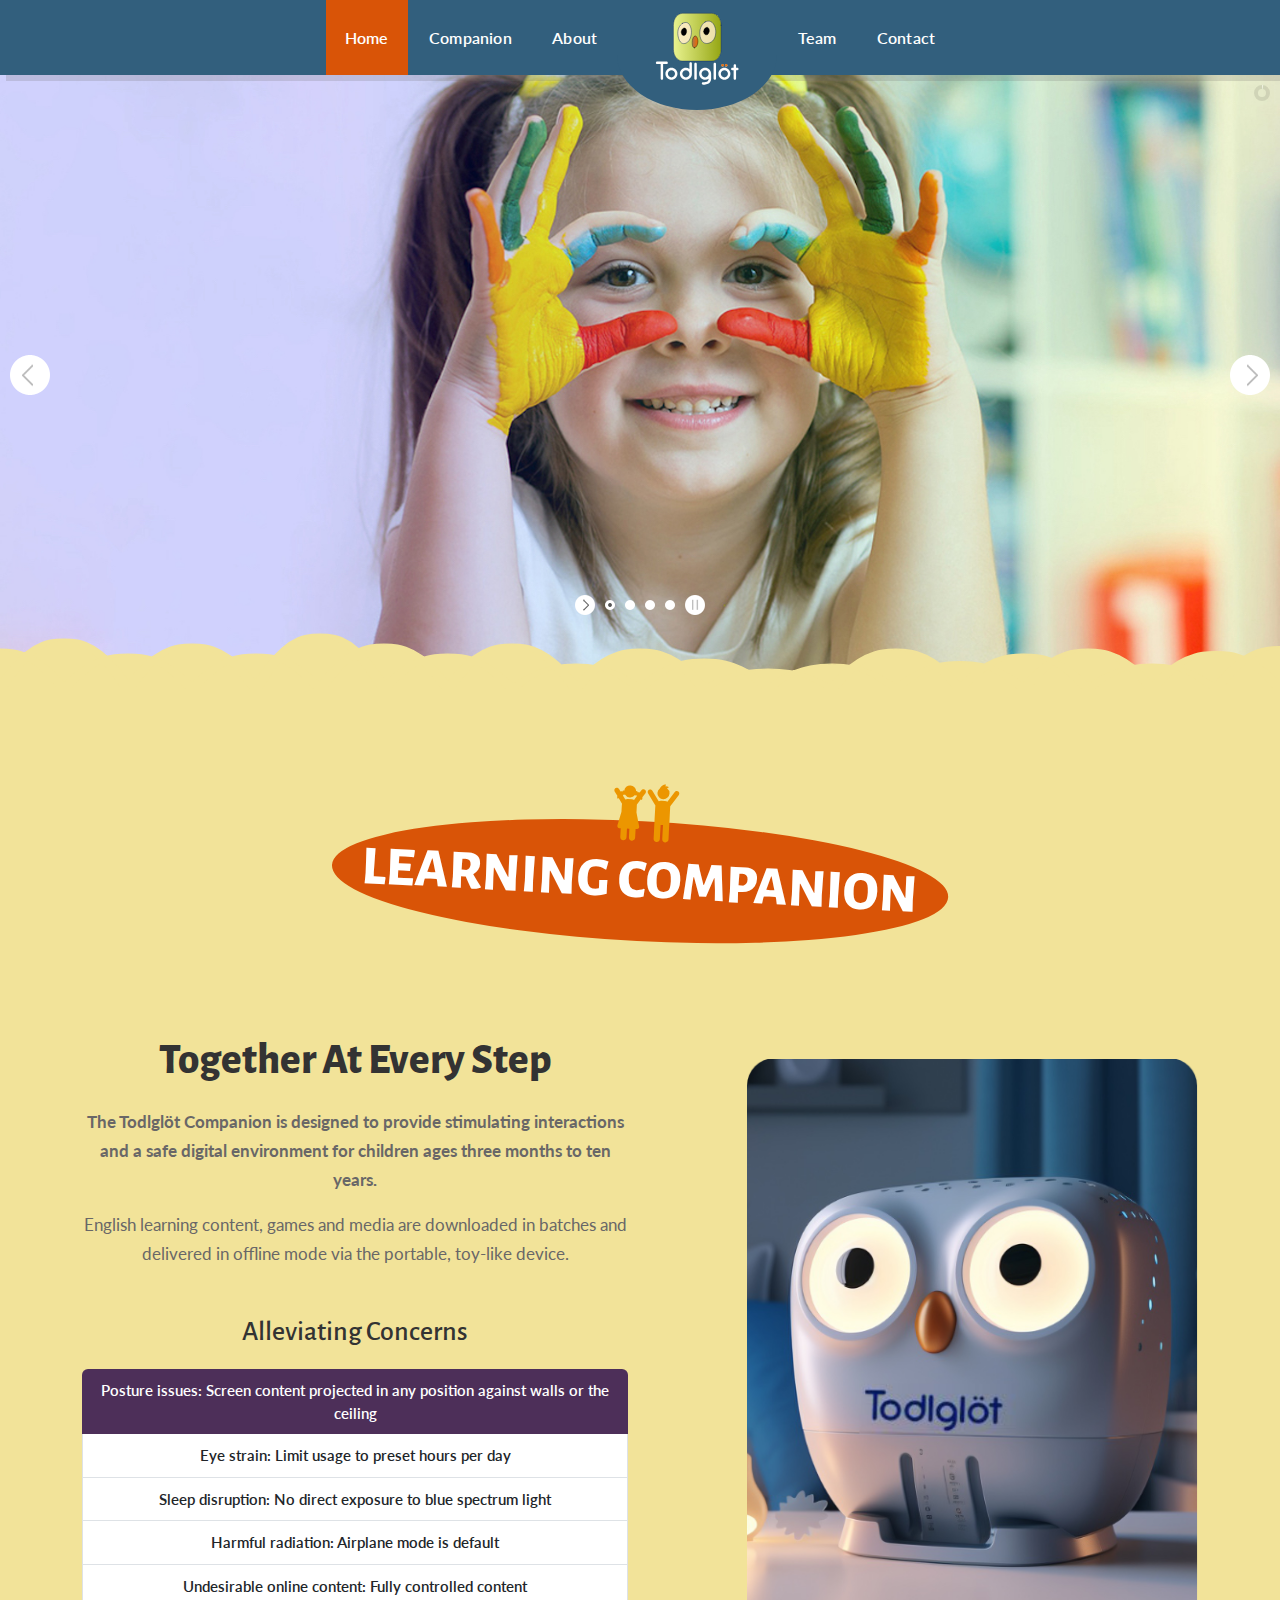
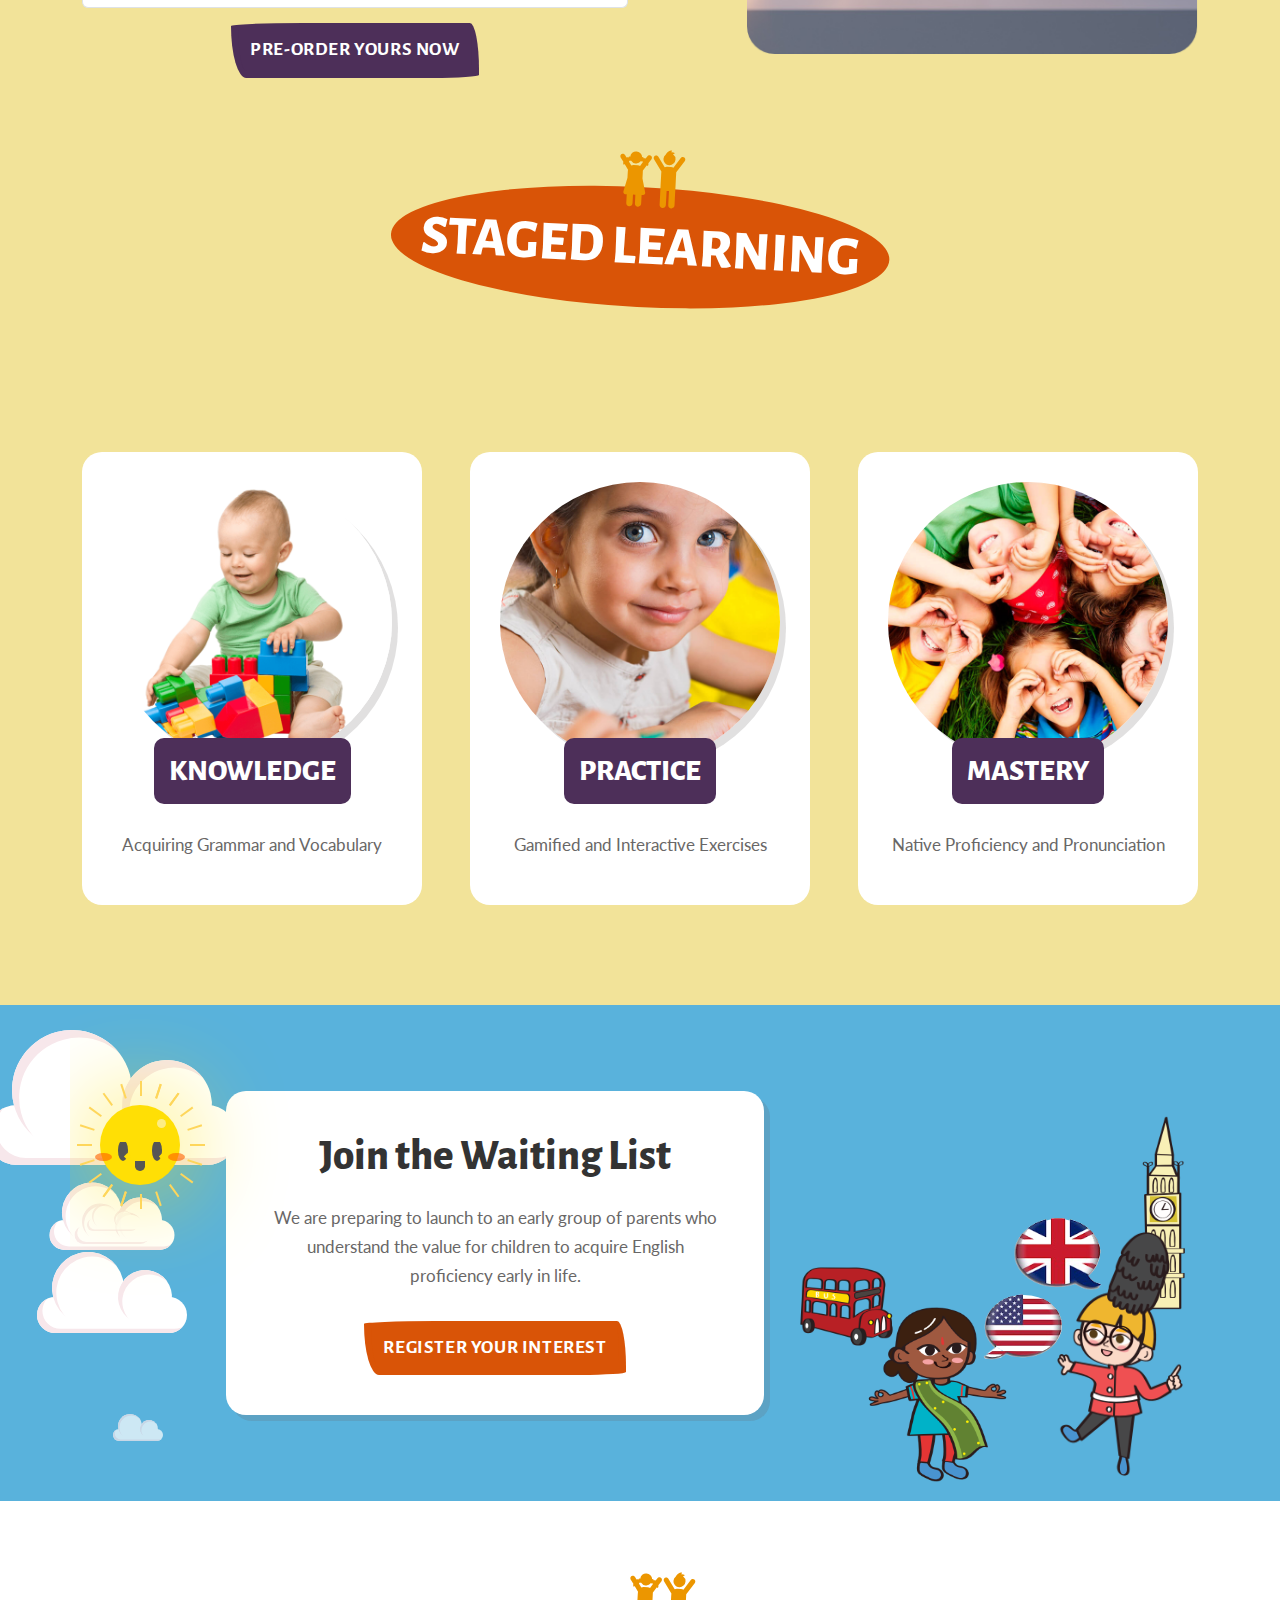
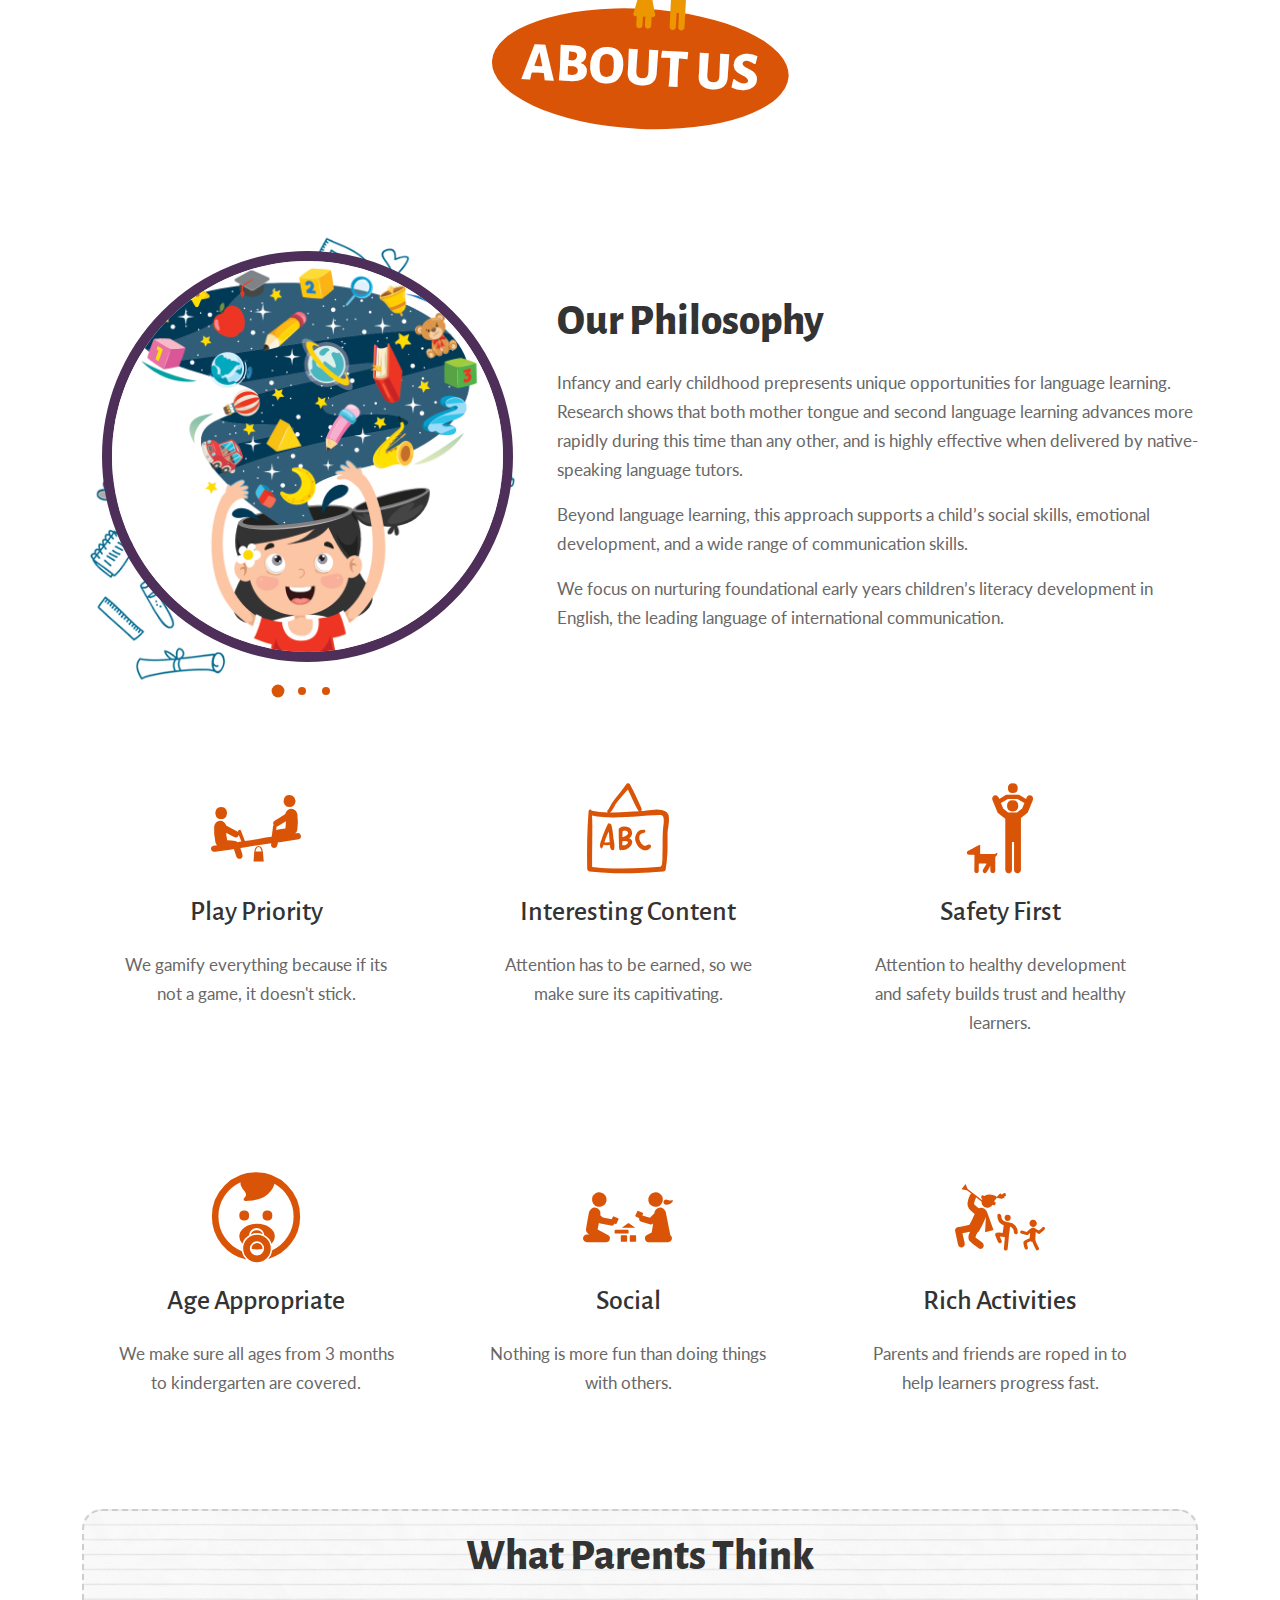
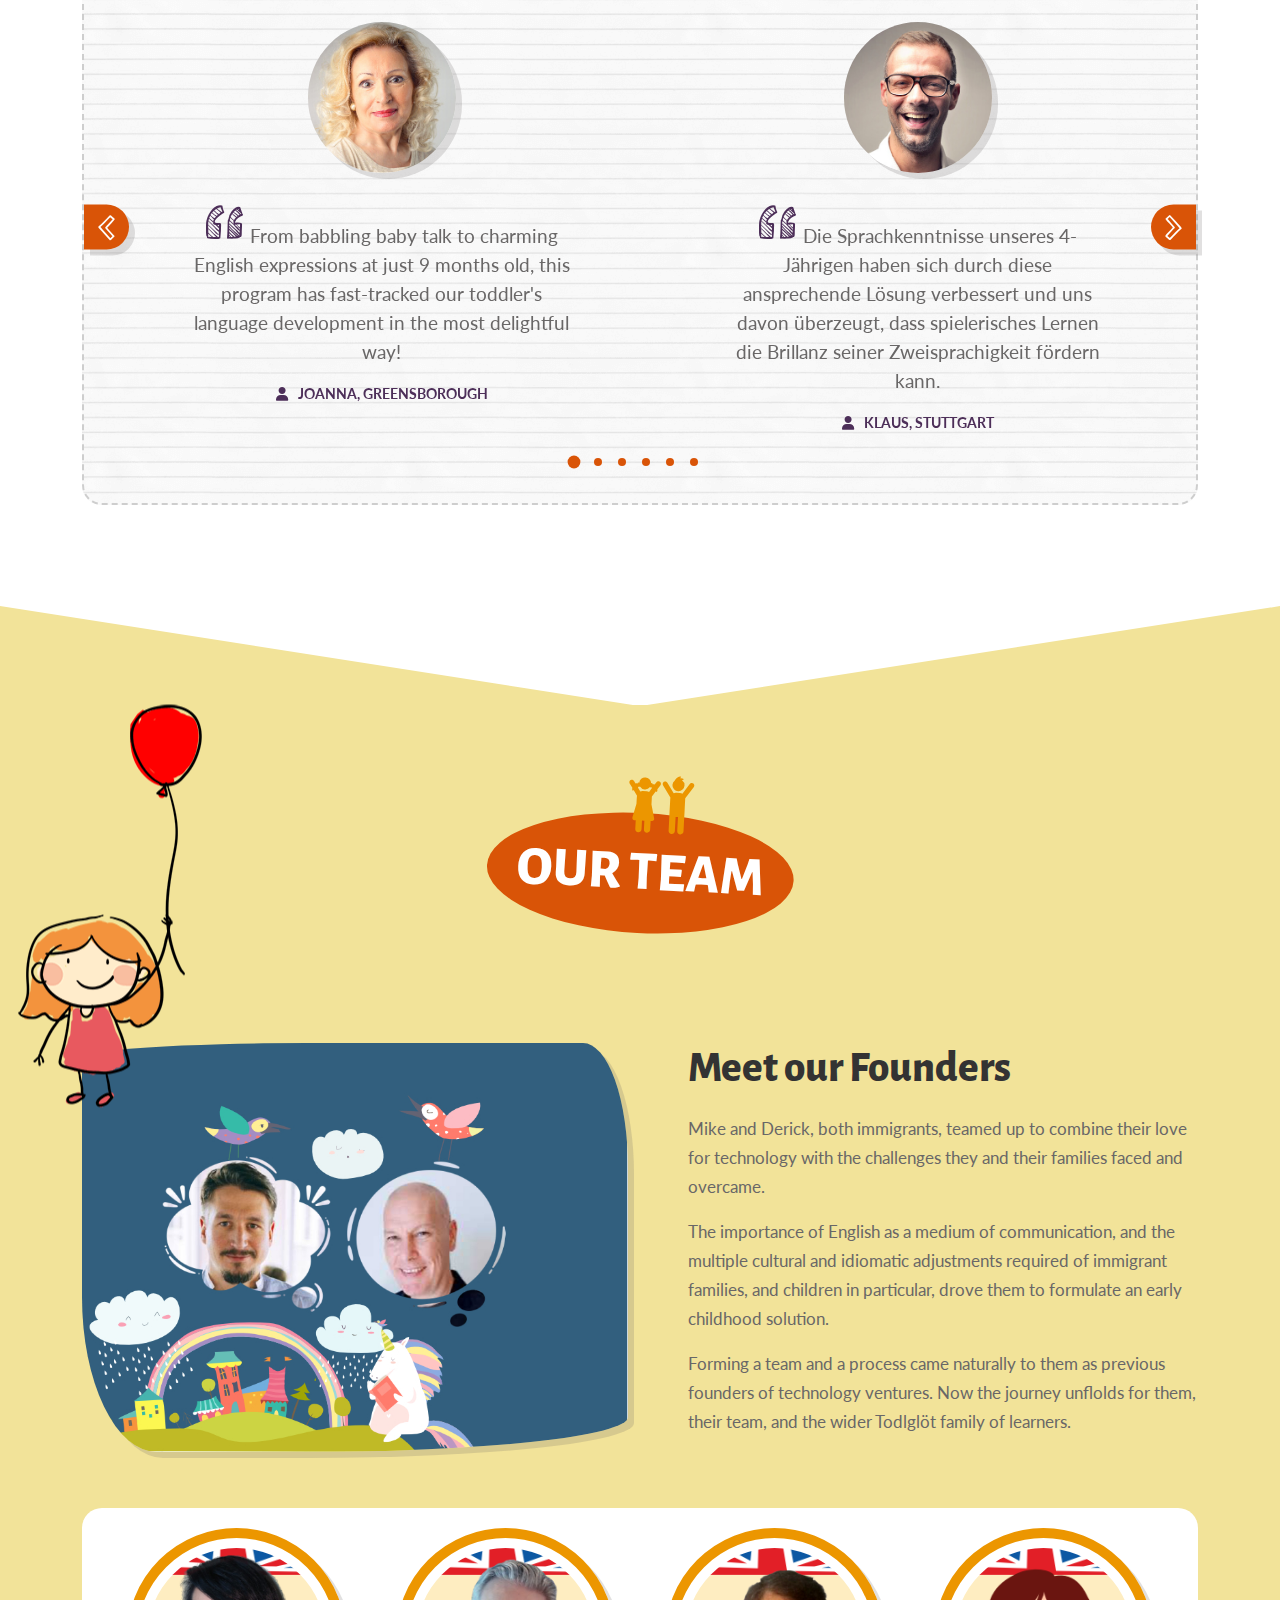
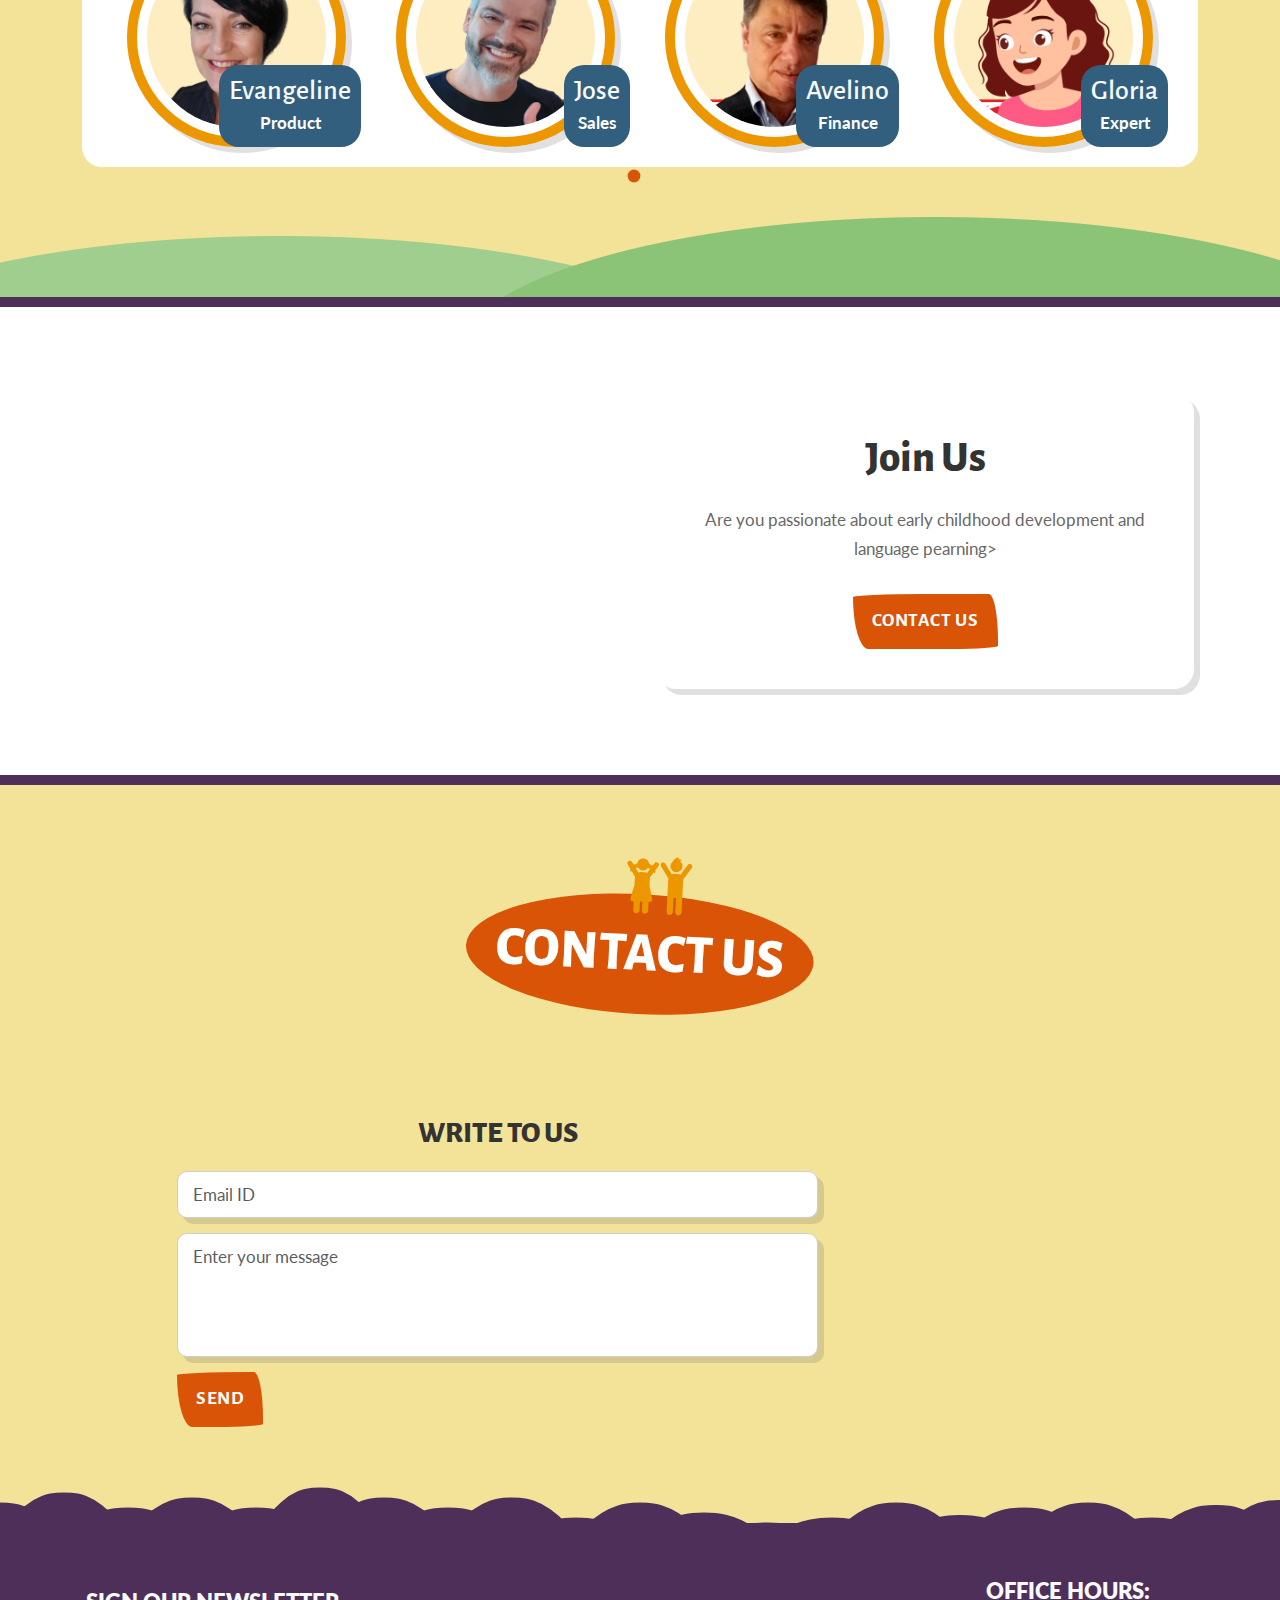
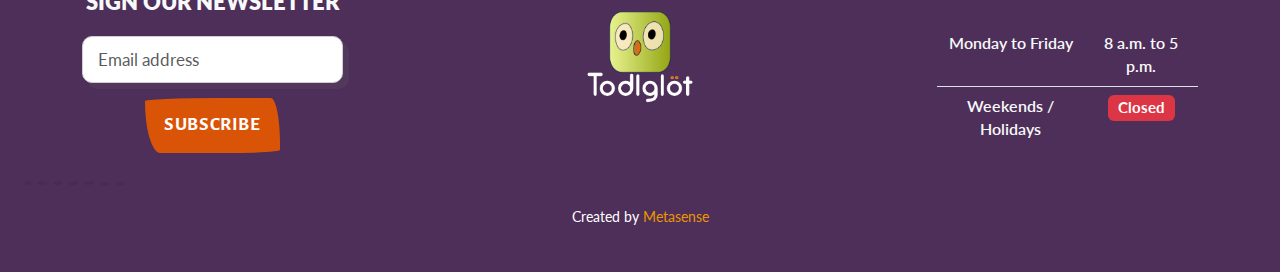
<file: index.html>
<!DOCTYPE html>
<html lang="en">
   <head>
      <meta charset="utf-8">
      <!--[if IE]>
      <meta http-equiv="X-UA-Compatible" content="IE=edge">
      <![endif]-->
      <meta name="viewport" content="width=device-width, initial-scale=1, maximum-scale=1">
      <meta name="description" content="The early childhood learning platform helping young children attain native English fluency">
      <meta name="author" content="Todlglöt">
      <!-- Page title -->
      <title>Todlglöt</title>
      <!--[if lt IE 9]>
      <script src="js/respond.js"></script>
      <![endif]-->
      <!-- Bootstrap Core CSS -->
      <link href="css/bootstrap.css" rel="stylesheet" type="text/css">
      <!-- Icon fonts -->
      <link href="fonts/fontawesome/css/all.min.css" rel="stylesheet" type="text/css">
      <link href="fonts/flaticons/flaticon.css" rel="stylesheet" type="text/css">
      <!-- Google fonts -->
      <link href='https://fonts.googleapis.com/css?family=Lato:400,700,800%7CAlegreya+Sans:700,900' rel='stylesheet' type='text/css'>
      <!-- Theme CSS -->
      <link href="css/style.css" rel="stylesheet">
      <!-- Color Style CSS -->
      <link href="styles/maincolors.css" rel="stylesheet">
      <!-- Plugins -->
      <link rel="stylesheet" href="css/plugins.css">
      <!-- LayerSlider stylesheet -->
      <link rel="stylesheet" href="layerslider/css/layerslider.css">
      <!-- Favicons-->
      <link rel="apple-touch-icon" sizes="72x72" href="/apple-touch-icon-72x72.png">
      <link rel="apple-touch-icon" sizes="114x114" href="/apple-touch-icon-114x114.png">
      <link rel="shortcut icon" href="favicon.png" type="image/x-icon">
   </head>
   <!-- Page width 'Boxed' of 'Full' -->
   <body id="page-top" class="full" data-bs-spy="scroll" data-bs-target=".navbar-nav" >
      <!-- Preloader -->
      <div id="preloader">
         <div class="preloader">
            <span></span>
            <span></span>
            <span></span>
            <span></span>
            <span></span>
         </div>
      </div>
      <!-- Navbar -->
      <nav class="navbar navbar-expand-xl fixed-top">
         <div class="container">
            <!-- Logo mobile-->
            <a class="navbar-brand-small page-scroll my-auto d-xl-none" href="#page-top">
            <img src="img/logo.svg"  alt="">
            </a>
            <div class="justify-content-lg-end">
               <!-- hamburger menu -->
               <button class="navbar-toggler" type="button" data-bs-toggle="collapse" data-bs-target="#nav-alphabet" aria-controls="nav-alphabet" aria-expanded="false" aria-label="Toggle navigation">
               <i class="fa fa-bars" aria-hidden="true"></i>
               </button>
            </div>
            <div class="collapse navbar-collapse" id="nav-alphabet">
               <ul class="navbar-nav mx-auto">
                  <li class="nav-item home">
                     <a class="nav-link active" href="#layerslider">Home</a>
                  </li>
                  <li class="nav-item">
                     <a class="nav-link" href="#companion">Companion</a>
                  </li>
                  <li class="nav-item">
                     <a class="nav-link" href="#about">About</a>
                  </li>


                  <!--desktop logo -->
                  <li class="nav-item d-none d-xl-block navbar-brand-centered ">
                     <a href="#page-top">
                     <img src="img/logo.svg"  alt="">
                     </a>
                  </li>
                  <!--/desktop logo -->
                  <li class="nav-item">
                     <a class="nav-link" href="#team">Team</a>
                  </li>
                  <li class="nav-item">
                     <a class="nav-link" href="#contact">Contact</a>
                  </li>
                  <!--/nav-item -->
               </ul>
               <!--/navbar-nav -->
            </div>
            <!--/collapse -->
         </div>
         <!--/container -->
      </nav>
      <!--/navbar ends-->
      <!-- Slider -->
      <div id="layerslider" style="width:1280px;height:600px;">
         <!-- Slide 1 -->
         <div class="ls-slide" data-ls="transition2d:104;duration: 7000;">
            <!-- Background image -->
            <img src="img/slide1.jpg" class="ls-bg"  alt="Slide background">
            <!-- Parallax Image / hidden on mobile  -->
            <img src="img/sun.png" style="top:70px;left:35%;" class="ls-l img-fluid parallax1 ls-hide-tablet ls-hide-phone" alt="" data-ls="delayin:1000;easingin:easeOutExpo;parallaxlevel:7;">
            <!-- Text -->
            <div class="ls-l" style="top:200px;margin-left:4%;width:90%;" data-ls="offsetxin:0;durationin:2000;delayin:1500;easingin:easeOutExpo;rotatexin:-90;transformoriginin:50% top 0;offsetxout:-200;durationout:1000;parallaxlevel:2;">
               <div class="header-text col-lg-5 col-xl-5">
                  <h1>Zero to Hero</h1>
                  <p class="subtitle"> Todlglöt unleashes a child’s natural curiosity and play to discover and absorb English in a fun and interactive self-paced pre-school programme.</p>
                  <!-- Button-->
                  <div class="page-scroll">
                     <a class="btn" href="#contact">Contact us</a>
                  </div>
               </div>
            </div>
            <!-- Parallax Image / hidden on mobile -->
            <img src="img/flower.png" class="ls-l img-fluid parallax2 ls-hide-tablet ls-hide-phone" alt="" style=" top:380px;left:7%;" data-ls="delayin:1500;easingin:easeOutExpo;parallaxlevel:6;">
         </div>
         <!-- Slide 2 -->
         <div class="ls-slide" data-ls="transition2d:104;duration: 7000;">
            <!-- Background image -->
            <img src="img/slide2.jpg" class="ls-bg"  alt="Slide background">
            <!-- Parallax Image / hidden on mobile -->
            <img src="img/bee.png" style="top:70px;" class="ls-l img-fluid parallax1 ls-hide-tablet ls-hide-phone" alt="" data-ls="delayin:1000;easingin:easeOutExpo;parallaxlevel:7;">
            <!-- Text -->
            <div class="ls-l" style="top:200px;margin-left:4%;width:90%;" data-ls="offsetxin:0;durationin:2000;delayin:1500;easingin:easeOutExpo;rotatexin:-90;transformoriginin:50% top 0;offsetxout:-200;durationout:1000;parallaxlevel:2;">
               <div class="header-text col-lg-5 col-xl-5">
                  <h1>Bilingual Kids Shine</h1>
                  <p class="subtitle"> Early bilingualism lends significant advantages in mental acuity and ability, in addition to other social skills such as empathy.</p>
                  <!-- Button -->
                  <div class="page-scroll">
                     <a class="btn" href="#contact">Contact us</a>
                  </div>
               </div>
            </div>
            <!-- Parallax Image / hidden on mobile-->
            <img src="img/star.png" class="ls-l img-fluid parallax2 ls-hide-tablet ls-hide-phone" alt="" style=" top:380px;left:42%;" data-ls="delayin:1500;easingin:easeOutExpo;parallaxlevel:6;">
         </div>
         <!-- Slide 3 -->
         <div class="ls-slide" data-ls="transition2d:104;duration: 7000;">
            <!-- Background image -->
            <img src="img/slide3.jpg" class="ls-bg"  alt="Slide background">
            <!-- Parallax Image / hidden on mobile  -->
            <img src="img/sun.png" style="top:70px;" class="ls-l img-fluid parallax1 ls-hide-tablet ls-hide-phone" alt="" data-ls="delayin:1000;easingin:easeOutExpo;parallaxlevel:7;">
            <!-- Text -->
            <div class="ls-l" style="top:200px;margin-left:4%;width:90%;" data-ls="offsetxin:0;durationin:2000;delayin:1500;easingin:easeOutExpo;rotatexin:-90;transformoriginin:50% top 0;offsetxout:-200;durationout:1000;parallaxlevel:2;">
               <div class="header-text col-lg-5 col-xl-5">
                  <h1>Kids Centric</h1>
                  <p class="subtitle"> Todlglöt is a human solution that delivers teaching, aids retention, and accelerate fluency in the safe and affirmative home environment.</p>
                  <!-- Button -->
                  <div class="page-scroll">
                     <a class="btn" href="#contact">Contact us</a>
                  </div>
               </div>
            </div>
            <!-- Parallax Image / hidden on mobile -->
            <img src="img/flower.png" class="ls-l img-fluid parallax2 ls-hide-tablet ls-hide-phone" alt="" style=" top:380px;left:42%;" data-ls="delayin:1500;easingin:easeOutExpo;parallaxlevel:6;">
         </div>
         <!-- Slide 4 -->
         <div class="ls-slide" data-ls="transition2d:104;duration: 7000;">
            <!-- Background image -->
            <img src="img/slide4.jpg" class="ls-bg"  alt="Slide background">
            <!-- Parallax Image / hidden on mobile -->
            <img src="img/bee.png" style="top:70px;" class="ls-l img-fluid parallax1 ls-hide-tablet ls-hide-phone" alt="" data-ls="delayin:1000;easingin:easeOutExpo;parallaxlevel:7;">
            <!-- Text -->
            <div class="ls-l" style="top:200px;margin-left:4%;width:90%;" data-ls="offsetxin:0;durationin:2000;delayin:1500;easingin:easeOutExpo;rotatexin:-90;transformoriginin:50% top 0;offsetxout:-200;durationout:1000;parallaxlevel:2;">
               <div class="header-text col-lg-5 col-xl-5">
                  <h1>Setting Up For Life</h1>
                  <p class="subtitle"> In our Globalised World English fluency ensures social and economic mobility whatever field a child eventually enters. </p>
                  <!-- Button -->
                  <div class="page-scrol">
                     <a class="btn" href="#contact">Contact us</a>
                  </div>
               </div>
            </div>
            <!-- Parallax Image / hidden on mobile-->
            <img src="img/star.png" class="ls-l img-fluid parallax2 ls-hide-tablet ls-hide-phone" alt="" style=" top:380px;left:42%;" data-ls="delayin:1500;easingin:easeOutExpo;parallaxlevel:6;">
         </div>
      </div>
      <!-- /Layerslider ends-->
      <!-- Clouds SVG Divider -->
      <div id="cloud-home" class="container-fluid cloud-divider">
         <svg id="deco-clouds1" class="head" xmlns="http://www.w3.org/2000/svg" version="1.1" width="100%" height="100" viewBox="0 0 100 100" preserveAspectRatio="none">
            <path d="M-5 100 Q 0 20 5 100 Z
               M0 100 Q 5 0 10 100
               M5 100 Q 10 30 15 100
               M10 100 Q 15 10 20 100
               M15 100 Q 20 30 25 100
               M20 100 Q 25 -10 30 100
               M25 100 Q 30 10 35 100
               M30 100 Q 35 30 40 100
               M35 100 Q 40 10 45 100
               M40 100 Q 45 50 50 100
               M45 100 Q 50 20 55 100
               M50 100 Q 55 40 60 100
               M55 100 Q 60 60 65 100
               M60 100 Q 65 50 70 100
               M65 100 Q 70 20 75 100
               M70 100 Q 75 45 80 100
               M75 100 Q 80 30 85 100
               M80 100 Q 85 20 90 100
               M85 100 Q 90 50 95 100
               M90 100 Q 95 25 100 100
               M95 100 Q 100 15 105 100 Z">
            </path>
         </svg>
      </div>
      <!-- /Clouds SVG Divider -->
      <!-- Section Companion -->
      <section id="companion" class="color-section">
         <div class="container">
            <div class="col-lg-8 offset-lg-2">
               <!-- Section heading -->
               <div class="section-heading">
                  <h2>Learning Companion</h2>
               </div>
            </div>
            <div class="row align-items-center">
               <!-- main text -->
               <div class="col-md-12 col-lg-6 text-center">
                  <h3 class="text-center">Together At Every Step</h3>
                  <p class="fw-bold">The Todlglöt Companion is designed to provide stimulating interactions and a safe digital environment for children ages three months to ten years.</p>
                  <p>English learning content, games and media are downloaded in batches and delivered in offline mode via the portable, toy-like device.</p>
                  <h5 class="mt-5">Alleviating Concerns</h5>
                  <div class="list-group">
                     <a href="#" class="list-group-item list-group-item-action active" aria-current="true">
                        Posture issues: Screen content projected in any position against walls or the ceiling
                     </a>
                     <a href="#" class="list-group-item list-group-item-action">Eye strain: Limit usage to preset hours per day</a>
                     <a href="#" class="list-group-item list-group-item-action">Sleep disruption: No direct exposure to blue spectrum light</a>
                     <a href="#" class="list-group-item list-group-item-action">Harmful radiation: Airplane mode is default</a>
                     <a href="#" class="list-group-item list-group-item-action" tabindex="-1">Undesirable online content: Fully controlled content</a>
                  </div>
                  <a href="#" class="btn btn-secondary">Pre-Order Yours Now</a>
               </div>
               <!-- /col-sm-12-->
               <div class="col-md-12 col-lg-5 offset-lg-1">
                  <!-- Image -->
                  <img src="img/oluooo.png" alt="" class="img-fluid mx-auto">
               </div>
               <!-- /col-md-12-->
            </div>
            <!-- /row -->
            <div class="row mt-5 g-lg-5">
            <div class="section-heading">
               <h2>Staged Learning</h2>
            </div>
               <!-- item 1-->
               <div class="col-lg-4">
                  <div class="service float">
                     <img src="img/knowledge.jpg" alt="" class="rounded-circle mx-auto img-fluid">
                     <h4>Knowledge</h4>
                     <p class="mt-3">Acquiring Grammar and Vocabulary</p>
                  </div>
               </div>
               <!-- /col -->
               <!-- item 2-->
               <div class="col-lg-4 res-margin">
                  <div class="service float">
                     <img src="img/practice.jpg" alt="" class="rounded-circle mx-auto  img-fluid">
                     <h4>Practice</h4>
                     <p class="mt-3">Gamified and Interactive Exercises</p>
                  </div>
               </div>
               <!-- /col-->
               <!-- item 3-->
               <div class="col-lg-4 ">
                  <div class="service float">
                     <img src="img/mastery.jpg" alt="" class="rounded-circle mx-auto img-fluid">
                     <h4>Mastery</h4>
                     <p class="mt-3">Native Proficiency and Pronunciation</p>
                  </div>
               </div>
               <!-- /col -->   
               <!-- item 3-->
            </div>
            <!-- /row -->
         </div>
         <!-- /container-->
      </section>
      <!-- /Section ends -->
      <!-- Section Callout -->
      <section id="callout" class="small-section">
         <!-- Clouds background -->
         <div class="d-none d-lg-block">
            <div class="cloud x1"></div>
            <div class="cloud x2"></div>
            <div class="cloud x3"></div>
            <div class="cloud x4"></div>
            <div class="cloud x5"></div>
            <div class="cloud x6"></div>
            <div class="cloud x7"></div>
         </div>
         <!-- /Clouds ends -->
         <div class="container">
            <!-- Animated Sun -->
            <div class="sun d-none d-lg-block">
               <div class="sun-face">
                  <div class="sun-hlight"></div>
                  <div class="sun-leye"></div>
                  <div class="sun-reye"></div>
                  <div class="sun-lred"></div>
                  <div class="sun-rred"></div>
                  <div class="sun-smile"></div>
               </div>
               <!-- Sun rays -->
               <div class="sun-anime">
                  <div class="sun-ball"></div>
                  <div class="sun-light"><b></b><s></s>
                  </div>
                  <div class="sun-light"><b></b><s></s>
                  </div>
                  <div class="sun-light"><b></b><s></s>
                  </div>
                  <div class="sun-light"><b></b><s></s>
                  </div>
                  <div class="sun-light"><b></b><s></s>
                  </div>
                  <div class="sun-light"><b></b><s></s>
                  </div>
                  <div class="sun-light"><b></b><s></s>
                  </div>
                  <div class="sun-light"><b></b><s></s>
                  </div>
                  <div class="sun-light"><b></b><s></s>
                  </div>
                  <div class="sun-light"><b></b><s></s>
                  </div>
                  <div class="sun-light"><b></b><s></s>
                  </div>
                  <div class="sun-light"><b></b><s></s>
                  </div>
               </div>
            </div>
            <!-- /Animated Sun -->
            <div class="col-lg-6 d-inline-block p-3">
               <div class="card text-center ">
                  <h3>Join the Waiting List</h3>
                  <p>We are preparing to launch to an early group of parents who understand the value for children to acquire English proficiency early in life.</p>
                  <div class="page-scroll">
                     <!-- Button-->
                     <a class="btn" href="#contact">Register Your Interest</a>
                  </div>
                  <!-- /page-scroll -->
               </div>
               <!-- /card -->
            </div>
            <!-- /col-lg-6 -->
         </div>
         <!-- /container-->
      </section>
      <!-- Section Ends-->
      <!-- Section About -->
      <section id="about">
         <div class="container">
            <div class="col-lg-8 offset-lg-2">
               <!-- Section heading -->
               <div class="section-heading">
                  <h2>About us</h2>
               </div>
            </div>
            <div class="row align-items-center">
               <div class="col-sm-12 col-lg-5">
                  <!-- Carousel -->
                  <div id="carousel-about" class="slider-1">
                     <div class="item">
                        <img class="img-fluid" src="img/about1.jpg" alt="">
                     </div>
                     <div class="item">
                        <img class="img-fluid" src="img/about2.jpg" alt="">
                     </div>
                     <div class="item">
                        <img class="img-fluid" src="img/about3.jpg" alt="">
                     </div>
                  </div>
               </div>
               <!-- text -->
               <div class="col-lg-7 col-sm-12">
                  <h3>Our Philosophy</h3>
                  <p>Infancy and early childhood prepresents unique opportunities for language learning. Research shows that both mother tongue and second language learning advances more rapidly during this time than any other, and is highly effective when delivered by native-speaking language tutors. 
                  </p>
                  <p>Beyond language learning, this approach supports a child’s social skills, emotional development, and a wide range of communication skills.
                  </p>
                  <p>We focus on nurturing foundational early years children’s literacy development in English, the leading language of international communication. 
                  </p>
               </div>
               <!-- /col-lg- -->
            </div>
            <!-- /row -->
            <div class="row features">
               <!-- First row -->
               <div class="row">
                  <!-- item1 -->
                  <div class="col-md-4 media text-center p-5">
                     <i class="flaticon-game"></i>
                     <div class="feature-body">
                        <h5 class="feature-heading">Play Priority</h5>
                        <p>We gamify everything because if its not a game, it doesn't stick.</p>
                     </div>
                  </div>
                  <!-- item2 -->
                  <div class="col-md-4 media text-center p-5">
                     <i class="flaticon-tool-1"></i>
                     <div class="feature-body">
                        <h5 class="feature-heading">Interesting Content</h5>
                        <p>Attention has to be earned, so we make sure its capitivating.</p>
                     </div>
                  </div>
                  <!-- item3 -->
                  <div class="col-md-4 media text-center p-5">
                     <i class="flaticon-people-4"></i>
                     <div class="feature-body">
                        <h5 class="feature-heading">Safety First</h5>
                        <p>Attention to healthy development and safety builds trust and healthy learners.</p>
                     </div>
                  </div>
               </div>
               <!-- Second row -->
               <div class="row">
                  <!-- item4 -->
                  <div class="col-md-4 media text-center p-5">
                     <i class="flaticon-person-1"></i>
                     <div class="feature-body">
                        <h5 class="feature-heading">Age Appropriate</h5>
                        <p>We make sure all ages from 3 months to kindergarten are covered.</p>
                     </div>
                  </div>
                  <!-- item5 -->
                  <div class="col-md-4 media text-center p-5">
                     <i class="flaticon-people-5"></i>
                     <div class="feature-body">
                        <h5 class="feature-heading">Social</h5>
                        <p>Nothing is more fun than doing things with others.</p>
                     </div>
                  </div>
                  <!-- item6 -->
                  <div class="col-md-4 media text-center p-5">
                     <i class="flaticon-music"></i>
                     <div class="feature-body">
                        <h5 class="feature-heading">Rich Activities</h5>
                        <p>Parents and friends are roped in to help learners progress fast.</p>
                     </div>
                  </div>
               </div>
            </div>
            <!-- /row features -->
            <div class="col-lg-12 col-sm-12 paper_block mt-5">
               <h3 class="text-center">What Parents Think</h3>
               <div class="slider-2">
                  <!-- testimonial 1-->
                  <blockquote>
                     <div class="col-md-4 col-lg-4 col-centered">
                        <!-- testimonial image-->
                        <img src="img/parent1.jpg" alt="" class="img-fluid rounded-circle mb-5">
                     </div>
                     <div class="col-md-10 offset-md-1 quote-test text-center ">
                        <!-- quote -->
                        <p>From babbling baby talk to charming English expressions at just 9 months old, this program has fast-tracked our toddler's language development in the most delightful way!</p>
                        <small><i class="fa fa-user"></i>Joanna, Greensborough</small>
                     </div>
                  </blockquote>
                  <!-- testimonial 2-->
                  <blockquote>
                     <div class="col-md-4 col-lg-4 col-centered">
                        <!-- testimonial image-->
                        <img src="img/parent2.jpg" alt="" class="img-fluid rounded-circle mb-5">
                     </div>
                     <div class="col-md-10 offset-md-1  quote-test text-center">
                        <!-- quote -->
                        <p>Die Sprachkenntnisse unseres 4-Jährigen haben sich durch diese ansprechende Lösung verbessert und uns davon überzeugt, dass spielerisches Lernen die Brillanz seiner Zweisprachigkeit fördern kann.</p>
                        <small><i class="fa fa-user"></i>Klaus, Stuttgart</small>
                     </div>
                  </blockquote>
                  <!-- testimonial 3-->
                  <blockquote>
                     <div class="col-md-4 col-lg-4 col-centered">
                        <!-- testimonial image-->
                        <img src="img/parent3.jpg" alt="" class="img-fluid rounded-circle mb-5">
                     </div>
                     <div class="col-md-10 offset-md-1 quote-test text-center">
                        <!-- quote -->
                        <p>Como pai, testemunhar o nosso filho de 5 anos a alternar facilmente entre línguas é verdadeiramente notável. Este programa tornou a aprendizagem de inglês uma alegre aventura para o nosso filho!</p>
                        <small><i class="fa fa-user"></i>Maria, Sao Paolo</small>
                     </div>
                  </blockquote>
                  <!-- testimonial 4-->
                  <blockquote>
                     <div class="col-md-4 col-lg-4 col-centered">
                        <!-- testimonial image-->
                        <img src="img/parent4.jpg" alt="" class="img-fluid rounded-circle mb-5">
                     </div>
                     <div class="col-md-10 offset-md-1 quote-test text-center">
                        <!-- quote -->
                        <p>2 yaşındaki çocuğumuzun interaktif oyun yoluyla İngilizceyi özümseme kolaylığı beklentilerimizi aştı ve erken dil edinimini ailemiz için keyifli bir deneyim haline getirdi.</p>
                        <small><i class="fa fa-user"></i>Sylvia, Ankarra</small>
                     </div>
                  </blockquote>
                  <!-- testimonial 5-->
                  <blockquote>
                     <div class="col-md-4 col-lg-4 col-centered">
                        <!-- testimonial image-->
                        <img src="img/parent5.jpg" alt="" class="img-fluid rounded-circle mb-5">
                     </div>
                     <div class="col-md-10 offset-md-1 quote-test text-center">
                        <!-- quote -->
                        <p>¡Las nuevas frases en inglés de nuestra niña de 3 años son música para nuestros oídos, gracias a esta solución innovadora que integra sin esfuerzo el aprendizaje de idiomas en su tiempo de juego!</p>
                        <small><i class="fa fa-user"></i>Inês, Mexico City</small>
                     </div>
                  </blockquote>
                  <!-- testimonial 6-->
                  <blockquote>
                     <div class="col-md-4 col-lg-4 col-centered">
                        <!-- testimonial image-->
                        <img src="img/parent6.jpg" alt="" class="img-fluid rounded-circle mb-5">
                     </div>
                     <div class="col-md-10 offset-md-1 quote-test text-center">
                        <!-- quote -->
                        <p>Наш пятимесячный ребенок очарован теплым знакомством с английскими звуками и словами, что закладывает прочную основу для свободного владения языком и превращает нашу повседневную жизнь в образовательное приключение!</p>
                        <small><i class="fa fa-user"></i>Yunus, Kiev</small>
                     </div>
                  </blockquote>
               </div>
               <!--/slider-2-->
            </div>
            <!-- /col-lg- -->
         </div>
         <!--/container-->	  
      </section>
      <!--/ Section ends -->
      <!-- Parallax object -->
      <div class="parallax-object2 d-none d-lg-block" data-0="opacity:1;"
         data-100="transform:translatey(20%);"
         data-center-bottom="transform:translatey(-180%);">
         <!-- Image -->
         <img src="img/parallaxobject2.png" alt="">
      </div>
      <!-- Section Team -->
      <section id="team" class="color-section">
         <!-- svg triangle shape -->
         <svg class="triangleShadow" xmlns="http://www.w3.org/2000/svg" version="1.1" width="100%" height="100" viewBox="0 0 100 100" preserveAspectRatio="none">
            <path class="trianglePath1" d="M0 0 L50 100 L100 0 Z" />
         </svg>
         <div class="container">
            <div class="col-lg-8 offset-lg-2">
               <!-- Section heading -->
               <div class="section-heading">
                  <h2>Our Team</h2>
               </div>
            </div>
            <!-- Intro row -->
            <div class="row team align-items-center">
               <div class="col-lg-6 res-margin">
                  <!-- Intro image -->
                  <img src="img/teammain.jpg" class="mx-auto img-fluid img-curved" alt="">
               </div>
               <!-- /col-lg -->
               <div class="col-lg-6 p-2 ps-xl-5">
                  <h3>Meet our Founders</h3>
                  <p>Mike and Derick, both immigrants, teamed up to combine their love for technology with the challenges they and their families faced and overcame.</p>
                     <p>The importance of English as a medium of communication, and the multiple cultural and idiomatic adjustments required of immigrant families, and children in particular, drove them to formulate an early childhood solution. </p>
                     <p>Forming a team and a process came naturally to them as previous founders of technology ventures. Now the journey unflolds for them, their team, and the wider Todlglöt family of learners.</p>
                  
               </div>
               <!-- /col-lg -->
            </div>
            <!-- /row -->
            <!-- Team Carousel-->
            <div class="row-team">
               <div id="team-slider" class="slider-4 mt-5">
                  <div class="col-lg-12">
                     <!-- member 1-->
                     <div class="team-item">
                        <img src="img/team1.jpg" alt="">
                        <div class="team-caption">
                           <h5 class="text-light mb-0">Evangeline</h5>
                           <p>Product</p>
                        </div>
                     </div>
                     <!-- /team-item-->
                  </div>
                  <!-- col-lg-12-->
                  <div class="col-lg-12">
                     <!-- member 2-->
                     <div class="team-item">
                        <img src="img/team2.jpg" alt="">
                        <div class="team-caption">
                           <h5 class="text-light mb-0">Jose</h5>
                           <p>Sales</p>
                        </div>
                     </div>
                     <!-- /team-item-->
                  </div>
                  <!-- col-lg-12-->
                  <div class="col-lg-12">
                     <!-- member 3-->
                     <div class="team-item">
                        <img src="img/team3.jpg" alt="">
                        <div class="team-caption">
                           <h5 class="text-light mb-0">Avelino</h5>
                           <p>Finance</p>
                        </div>
                     </div>
                     <!-- /team-item-->
                  </div>
                  <!-- col-lg-12-->
                  <div class="col-lg-12">
                     <!-- member 3-->
                     <div class="team-item">
                        <img src="img/team4.jpg" alt="">
                        <div class="team-caption">
                           <h5 class="text-light mb-0">Gloria</h5>
                           <p>Expert</p>
                        </div>
                     </div>
                     <!-- /team-item-->
                  </div>
                  <!-- col-lg-12-->
                  
                  <!-- col-lg-12-->
               </div>
               <!--/team-slider -->
            </div>
            <!--/row-team-->			
         </div>
         <!--/container -->
      </section>
      <!-- Section ends -->
   
      <!-- Section Call to Action -->
      <section id="call-to-action" class="small-section">
         <div class="container text-center ">
            <div class="col-lg-6 offset-lg-6 p-3">
               <div class="card">
                  <!-- Section heading -->
                  <h3>Join Us</h3>
                  <p>Are you passionate about early childhood development and language pearning></p>
                  <!-- Button -->
                  <div class="page-scroll">
                     <a class="btn" href="#contact">Contact Us</a>
                  </div>
                  <!--/page-scroll -->
               </div>
               <!--/card -->
            </div>
            <!--/col-lg-6 -->
         </div>
         <!-- /container-->
      </section>
      <!-- Section ends -->
      <!-- Section Contact -->
      <section id="contact" class="color-section">
         <div class="container pb-5 pb-lg-3">
            <div class="row">
               <div class="col-lg-8 offset-lg-2">
                  <!-- Section heading -->
                  <div class="section-heading">
                     <h2>Contact us</h2>
                  </div>
               </div>

               <!-- Contact Form -->
               <div class="col-lg-7 offset-lg-1">
                  <h4>Write to us</h4>
				    <div id="error-message"></div>
                  <!-- Form Starts -->
                  <div id="contact_form">
                  <!--Formspree -->

                  <form action="https://formspree.io/f/mleyyqlq" method="POST">

                  <input type="email" name="email" class="form-control input-field" placeholder="Email ID" required="">
                  <textarea name="message" class="textarea-field form-control" rows="4" placeholder="Enter your message" required=""></textarea>
                  <!-- your other form fields go here -->
                  <button type="submit" class="btn mx-auto">Send</button>
                  </form>

                  </div>
                  <!-- Contact results -->
                  <div id="contact_results"></div>
               </div>
               <!--/Contact form -->
            </div>
            <!-- /row-->
         </div>
         <!-- /container-->
      </section>
      <!--Section ends -->
      <!-- Footer -->	
      <div id="footer-divider" class="container-fluid cloud-divider">
         <!-- Clouds SVG Divider -->	
         <svg id="deco-clouds" xmlns="http://www.w3.org/2000/svg" version="1.1" width="100%" height="100" viewBox="0 0 100 100" preserveAspectRatio="none">
            <path d="M-5 100 Q 0 20 5 100 Z
               M0 100 Q 5 0 10 100
               M5 100 Q 10 30 15 100
               M10 100 Q 15 10 20 100
               M15 100 Q 20 30 25 100
               M20 100 Q 25 -10 30 100
               M25 100 Q 30 10 35 100
               M30 100 Q 35 30 40 100
               M35 100 Q 40 10 45 100
               M40 100 Q 45 50 50 100
               M45 100 Q 50 20 55 100
               M50 100 Q 55 40 60 100
               M55 100 Q 60 60 65 100
               M60 100 Q 65 50 70 100
               M65 100 Q 70 20 75 100
               M70 100 Q 75 45 80 100
               M75 100 Q 80 30 85 100
               M80 100 Q 85 20 90 100
               M85 100 Q 90 50 95 100
               M90 100 Q 95 25 100 100
               M95 100 Q 100 15 105 100 Z">
            </path>
         </svg>
      </div>
      <footer>
         <div class="container">
            <div class="row">
               <!-- Newsletter -->
               <div class="col-lg-3 text-center res-margin my-auto">
                  <h6 class="text-light">Sign our Newsletter</h6>
                  <!-- Begin Mailchimp Signup Form -->
                  <div id="mc_embed_signup">
                     <!-- original 
                     https://todlglot.us11.list-manage.com/subscribe/post?u=7bfbacab7256deb0abafa1eba&amp;id=e3be061b8c&amp;f_id=0092b2e0f0 -->
                     <!-- change your mailchimp URL below -->
                     <form action="//todlglot.us11.list-manage.com/subscribe/post?u=7bfbacab7256deb0abafa1eba&amp;id=e3be061b8c&amp;f_id=0092b2e0f0" method="post" id="mc-embedded-subscribe-form" name="mc-embedded-subscribe-form" class="validate" target="_blank" novalidate>
                        <div id="mc_embed_signup_scroll">
                           <div class="mc-field-group">
                              <input type="email" value="" name="EMAIL" placeholder="Email address" class="form-control required email" id="mce-EMAIL">
                           </div>
                           <div id="mce-responses" class="clear foot">
                              <div class="response mt-2" id="mce-error-response" ></div>
                              <div class="response alert alert-success mt-2" id="mce-success-response"></div>
                           </div>
                           <div class="optionalParent">
                              <div class="clear foot">
                                 <input type="submit" class="btn btn-primary" value="Subscribe" name="subscribe" id="mc-embedded-subscribe">
                              </div>
                           </div>
                        </div>
                     </form>
                  </div>
                  <!--End mc_embed_signup-->
               </div>
               <!-- /col-lg -->
               <!-- Bottom Credits -->
               <div class="col-lg-6 res-margin my-auto">
                  <a href="#page-top"><img src="img/logo.png"  alt="" class="d-block mx-auto"></a>
                  <!-- social-icons 	
                  <div class="social-media text-center mt-3">
                     <a href="#" title=""><i class="fa-brands fa-twitter"></i></a>
                     <a href="#" title=""><i class="fa-brands fa-facebook-f"></i></a>
                     <a href="#" title=""><i class="fa-brands fa-linkedin"></i></a>
                     <a href="#" title=""><i class="fa-brands fa-pinterest"></i></a>
                     <a href="#" title=""><i class="fa-brands fa-instagram"></i></a>
                  </div> -->
               </div>
               <!-- /col-lg- -->
               <!-- Opening Hours -->
               <div class="col-lg-3 my-auto text-center">
                  <!-- Sign-->
                  <h6 class="text-light">Office Hours:</h6>
                  <!-- Table-->
                  <table class="table">
                     <tbody>
                        <tr class="text-light">
                           <td>Monday to Friday</td>
                           <td>8 a.m. to 5 p.m.</td>
                        </tr>
                        <tr class="text-light">
                           <td>Weekends / Holidays</td>
                           <td><span class="badge bg-danger m-0">Closed</span></td>
                        </tr>
                     </tbody>
                  </table>
               </div>
               <!-- /col-lg- -->
            </div>
            <!-- / row -->
         </div>
         <!-- / container -->
         <hr>
         <p class="credits">Created by  <a href="http://metasense.one">Metasense</a></p>
         <!-- /container -->
         <!-- Go To Top Link -->
         <div class="page-scroll d-none d-lg-block">
            <a href="#page-top" class="back-to-top"><i class="fa fa-angle-up"></i></a>
         </div>
      </footer>
      <!-- /footer ends -->
      <!-- Core JavaScript Files -->
      <script src="js/jquery.min.js"></script>
      <script src="js/bootstrap.min.js"></script>
      <!-- Main Js -->
      <script src="js/main.js"></script>
      <!--Other Plugins -->
      <script src="js/plugins.js"></script>
      <!-- Isotope -->	  
      <script src="js/isotope.js"></script>
      <!-- Contact -->
      <script src="js/contact.js"></script>
      <!-- GreenSock -->
      <script src="layerslider/js/greensock.js" ></script>
      <!-- LayerSlider script files -->
      <script src="layerslider/js/layerslider.transitions.js" ></script>
      <script src="layerslider/js/layerslider.kreaturamedia.jquery.js" ></script>
      <script src="layerslider/js/layerslider.load.js" ></script>
   </body>
</html>
</file>
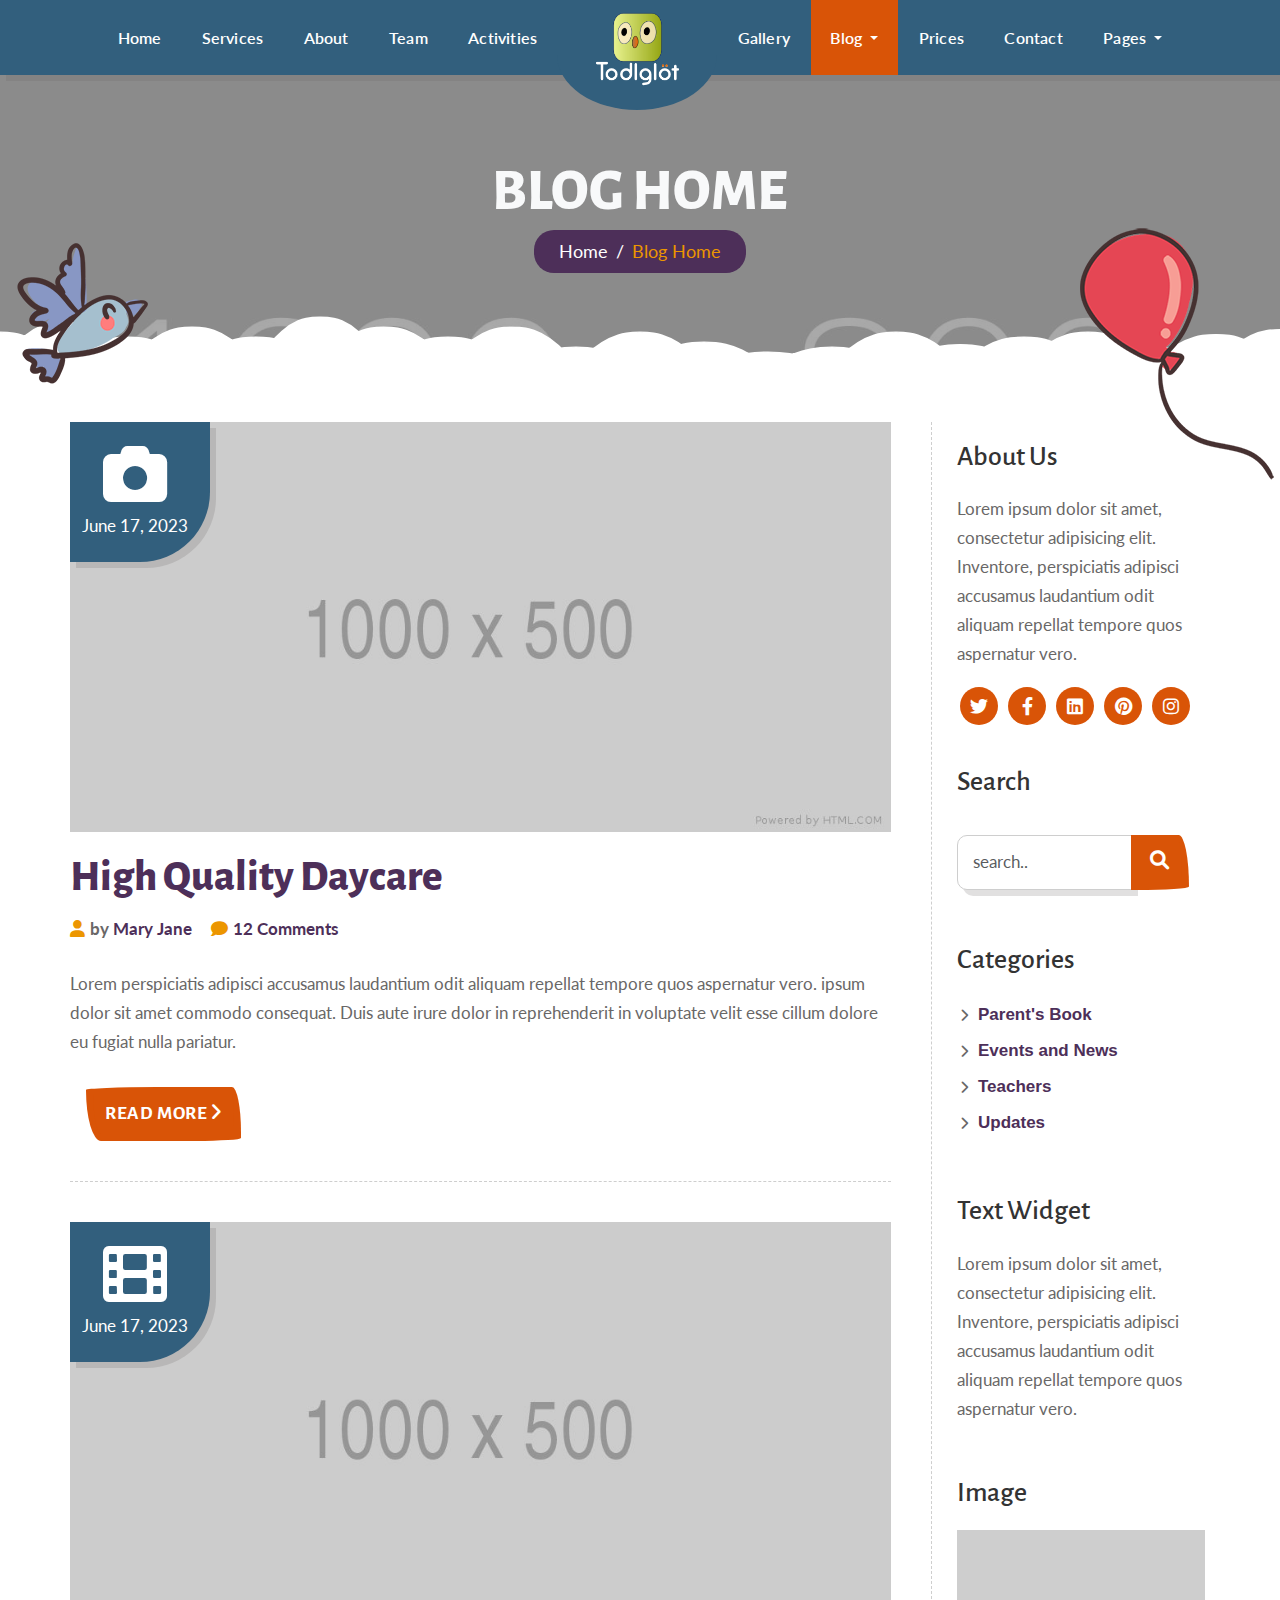
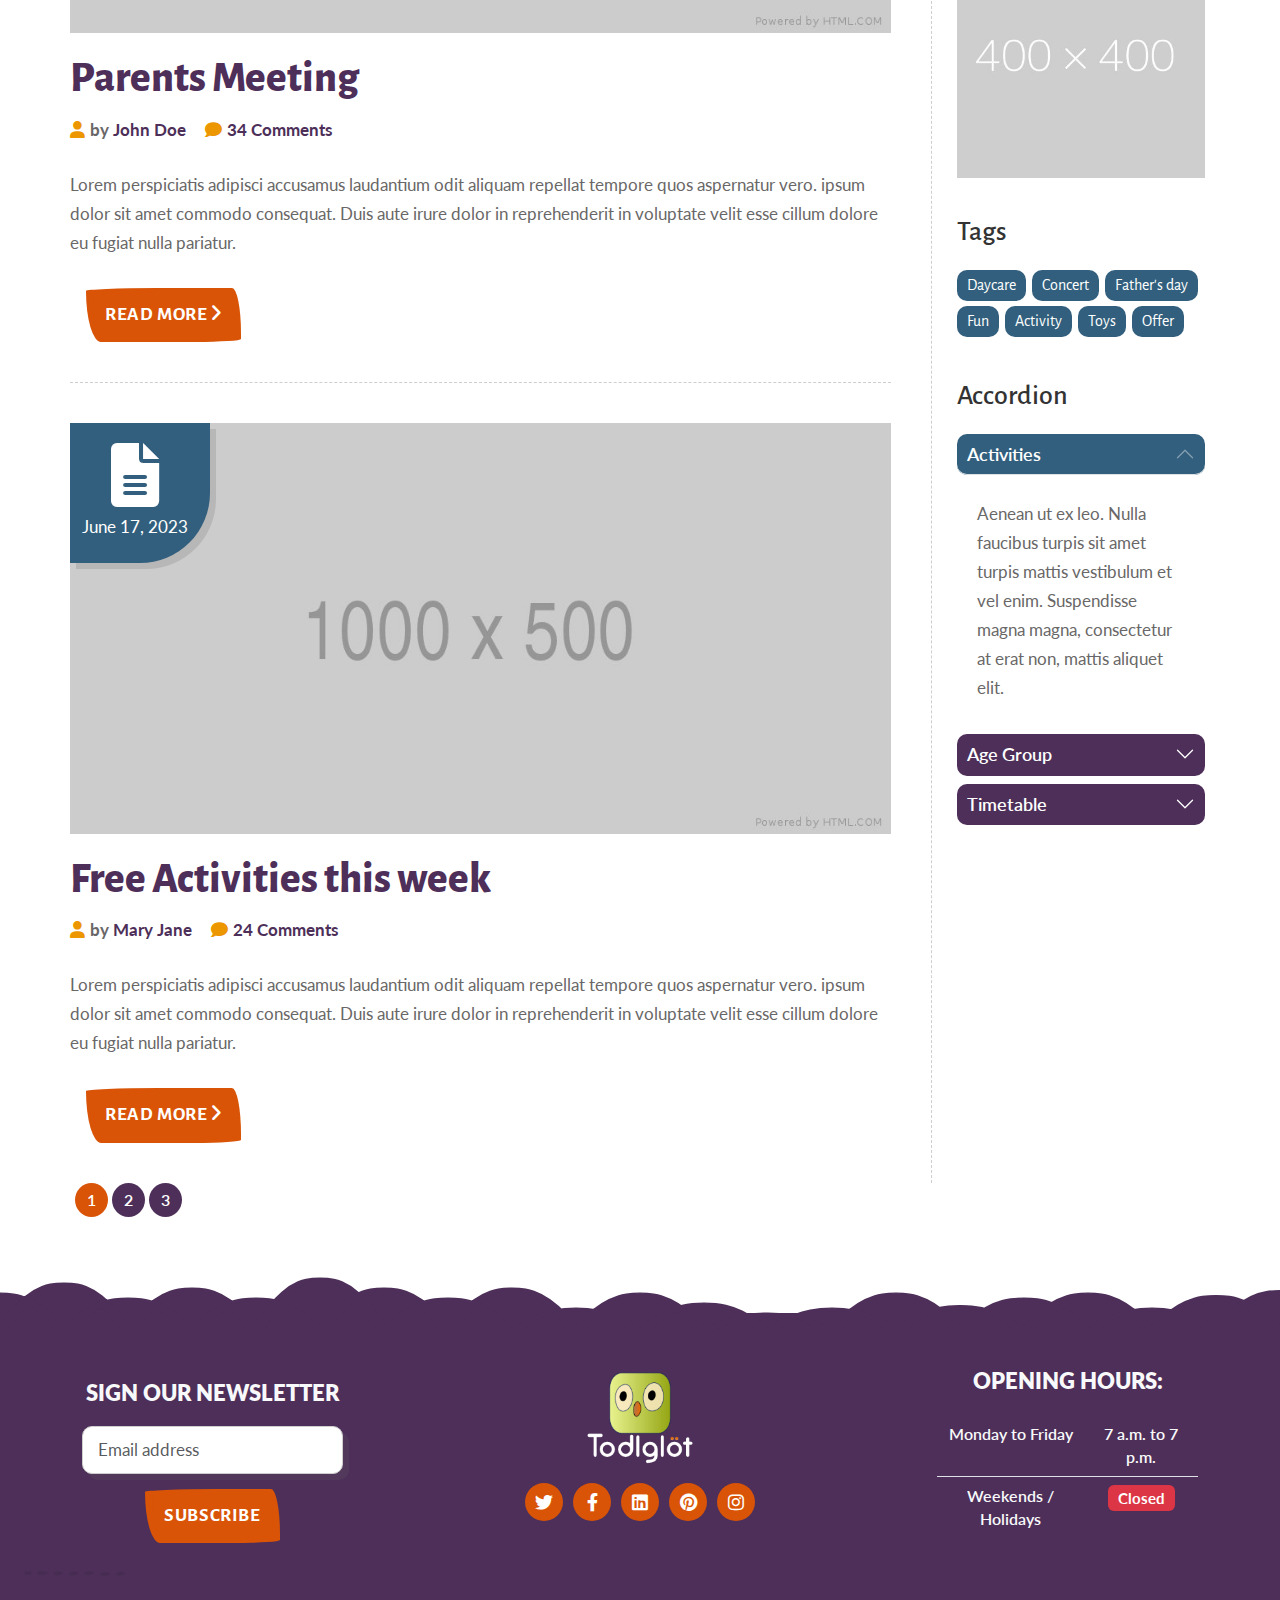
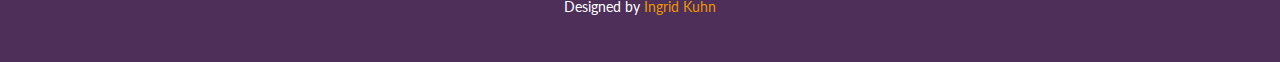
<file: blog-home.html>
<!DOCTYPE html>
<html lang="en">
   <head>
      <meta charset="utf-8">
      <!--[if IE]>
      <meta http-equiv="X-UA-Compatible" content="IE=edge">
      <![endif]-->
      <meta name="viewport" content="width=device-width, initial-scale=1, maximum-scale=1">
      <meta name="description" content="">
      <meta name="author" content="">
      <!-- Page title -->
      <title>Alphabet - Children One Page HTML5</title>
      <!--[if lt IE 9]>
      <script src="js/respond.js"></script>
      <![endif]-->
      <!-- Bootstrap Core CSS -->
      <link href="css/bootstrap.css" rel="stylesheet" type="text/css">
      <!-- Icon fonts -->
      <link href="fonts/fontawesome/css/all.min.css" rel="stylesheet" type="text/css">
      <link href="fonts/flaticons/flaticon.css" rel="stylesheet" type="text/css">
      <!-- Google fonts -->
      <link href='https://fonts.googleapis.com/css?family=Lato:400,700,800%7CAlegreya+Sans:700,900' rel='stylesheet' type='text/css'>
      <!-- Theme CSS -->
      <link href="css/style.css" rel="stylesheet">
      <!-- Color Style CSS -->
      <link href="styles/maincolors.css" rel="stylesheet">
      <!-- Plugins -->
      <link rel="stylesheet" href="css/plugins.css">
      <!-- Favicons-->
      <link rel="apple-touch-icon" sizes="72x72" href="/apple-touch-icon-72x72.png">
      <link rel="apple-touch-icon" sizes="114x114" href="/apple-touch-icon-114x114.png">
      <link rel="shortcut icon" href="favicon.png" type="image/x-icon">
   </head>
   <!-- Page width 'Boxed' of 'Full' -->
   <body id="page-top" class="full">
      <!-- Preloader-->
      <div id="preloader">
         <div class="preloader">
            <span></span>
            <span></span>
            <span></span>
            <span></span>
            <span></span>
         </div>
      </div>
      <!-- Navbar -->
      <nav class="navbar navbar-expand-xl fixed-top">
         <div class="container">
            <!-- Logo mobile-->
            <a class="navbar-brand-small page-scroll my-auto d-xl-none" href="/">
            <img src="img/logo.png"  alt="">
            </a>
            <div class="justify-content-lg-end">
               <!-- hamburger menu -->
               <button class="navbar-toggler" type="button" data-bs-toggle="collapse" data-bs-target="#nav-alphabet" aria-controls="nav-alphabet" aria-expanded="false" aria-label="Toggle navigation">
               <i class="fa fa-bars" aria-hidden="true"></i>
               </button>
            </div>
            <div class="collapse navbar-collapse" id="nav-alphabet">
               <ul class="navbar-nav mx-auto">
                  <li class="nav-item">
                     <a class="nav-link" href="index.html#page-top">Home</a>
                  </li>
                  <li class="nav-item ">
                     <a class="nav-link" href="index.html#services">Services</a>
                  </li>
                  <li class="nav-item">
                     <a class="nav-link" href="index.html#about">About</a>
                  </li>
                  <li class="nav-item">
                     <a class="nav-link" href="index.html#team">Team</a>
                  </li>
                  <li class="nav-item">
                     <a class="nav-link" href="index.html#activities">Activities</a>
                  </li>
                  <!--desktop logo -->
                  <li class="nav-item d-none d-xl-block navbar-brand-centered ">
                     <a href="index.html#page-top">
                     <img src="img/logo.png"  alt="">
                     </a>
                  </li>
                  <!--/desktop logo -->
                  <li class="nav-item">
                     <a class="nav-link" href="index.html#gallery">Gallery</a>
                  </li>
                  <li class="nav-item dropdown ">
                     <a class="nav-link dropdown-toggle blog-dropdown active" href="#" id="sub-menu1" role="button" data-bs-toggle="dropdown" aria-expanded="false">
                     Blog
                     </a>
                     <ul class="dropdown-menu " aria-labelledby="sub-menu1">
                        <li><a class="dropdown-item active" href="blog-home.html">Blog</a></li>
                        <li><a class="dropdown-item" href="blog-post.html">Blog Post</a></li>
                     </ul>
                  </li>
                  <!--/nav-item -->
                  <li class="nav-item">
                     <a class="nav-link" href="index.html#prices">Prices</a>
                  </li>
                  <li class="nav-item">
                     <a class="nav-link" href="index.html#contact">Contact</a>
                  </li>
                  <li class="nav-item dropdown">
                     <a class="nav-link dropdown-toggle page-dropdown" href="#" id="sub-menu2" role="button" data-bs-toggle="dropdown" aria-expanded="false">
                     Pages
                     </a>
                     <ul class="dropdown-menu " aria-labelledby="sub-menu2">
                        <li><a class="dropdown-item" href="sidebar-page.html">Sidebar page</a></li>
                        <li><a class="dropdown-item" href="calendar-page.html">Calendar Page</a></li>
                        <li><a class="dropdown-item" href="index-video.html">Video Home page</a></li>
                        <li><a class="dropdown-item" href="elements-page.html">Elements</a></li>
                     </ul>
                  </li>
                  <!--/nav-item -->
               </ul>
               <!--/navbar-nav -->
            </div>
            <!--/collapse -->
         </div>
         <!--/container -->
      </nav>
      <!--/navbar ends-->
	  <!-- /jumbotron -->
      <div class="blog jumbotron">
         <div class="container">
            <div class="col-lg-6 col-centered text-center">
               <h1 class="text-light">Blog Home</h1>
               <!-- breadcrumb -->
               <nav aria-label="breadcrumb">
                  <ol class="breadcrumb">
                     <li class="breadcrumb-item"><a  href="index.html">Home</a></li>
                     <li class="breadcrumb-item active" aria-current="page">Blog Home</li>
                  </ol>
               </nav>
               <!-- /breadcrumb -->
            </div>
         </div>
         <!-- /.container -->
      </div>
      <!-- /jumbotron -->
      <!-- Clouds SVG Divider -->
      <svg id="deco-clouds2" class="head d-none d-md-block" xmlns="http://www.w3.org/2000/svg" version="1.1" width="100%" height="100" viewBox="0 0 100 100" preserveAspectRatio="none">
         <path d="M-5 100 Q 0 20 5 100 Z
            M0 100 Q 5 0 10 100
            M5 100 Q 10 30 15 100
            M10 100 Q 15 10 20 100
            M15 100 Q 20 30 25 100
            M20 100 Q 25 -10 30 100
            M25 100 Q 30 10 35 100
            M30 100 Q 35 30 40 100
            M35 100 Q 40 10 45 100
            M40 100 Q 45 50 50 100
            M45 100 Q 50 20 55 100
            M50 100 Q 55 40 60 100
            M55 100 Q 60 60 65 100
            M60 100 Q 65 50 70 100
            M65 100 Q 70 20 75 100
            M70 100 Q 75 45 80 100
            M75 100 Q 80 30 85 100
            M80 100 Q 85 20 90 100
            M85 100 Q 90 50 95 100
            M90 100 Q 95 25 100 100
            M95 100 Q 100 15 105 100 Z">
         </path>
      </svg>
      <!-- Parallax objects -->
      <div class="blog-object1 d-none d-lg-block" data-0="opacity:1;"
         data-start="transform:translatey(0%);"
         data-top="transform:translatey(-80%);">
         <!-- Image -->
         <img src="img/blogobject1.png" alt="">
      </div>
      <div class="blog-object2 d-none d-lg-block" data-0="opacity:1;"
         data-start="transform:translatey(0%);"
         data-top="transform:translatey(-80%);">
         <!-- Image -->
         <img src="img/blogobject2.png" alt="">
      </div>
      <!-- Page Content -->
      <div id="page" class="container pb-lg-0">
         <div class="row">
            <!-- Blog Home -->
            <div class="single-page-collumn col-lg-9">
               <!-- Blog Post Row -->
               <div class="blog-post">
                  <div class="img-date">
                     <!-- date and category -->
                     <div class="col-md-1 text-center date-category">
                        <i class="fa fa-camera fa-4x"></i>            
                        <p>June 17, 2023</p>
                     </div>
                     <!-- blog image -->
                     <div class="img-effect">
                        <a href="blog-post.html">
                        <img class="img-fluid" src="img/blog1.jpg" alt="">
                        </a>
                     </div>
                  </div>
                  <div class="col-md-12">
                     <!-- Post header -->
                     <h3>
                        <a href="blog-post.html">High Quality Daycare</a>
                     </h3>
                     <div class="post-info">
                        <!-- Post Author -->
                        <p><i class="fa fa-user"></i>by <a href="#">Mary Jane</a></p>
                        <!-- Post Comments -->
                        <p><i class="fa fa-comment"></i><a href="#">12 Comments</a></p>
                     </div>
                     <!-- Post Excerpt -->
                     <p>Lorem perspiciatis adipisci accusamus laudantium odit aliquam repellat tempore quos aspernatur vero. ipsum dolor sit amet commodo consequat. Duis aute irure dolor in reprehenderit in voluptate velit esse cillum dolore eu fugiat nulla pariatur.</p>
                     <a class="btn" href="blog-post.html">Read More <i class="fa fa-angle-right"></i></a>
                  </div>
               </div>
               <!-- /.row -->
               <!-- Blog Post -->
               <div class="blog-post">
                  <div class="img-date">
                     <!-- date and category -->
                     <div class="col-md-1 text-center date-category">
                        <i class="fa fa-film fa-4x"></i>            
                        <p>June 17, 2023</p>
                     </div>
                     <!-- blog image -->
                     <div class="img-effect">
                        <a href="blog-post.html">
                        <img class="img-fluid" src="img/blog2.jpg" alt="">
                        </a>
                     </div>
                  </div>
                  <div class="col-md-12">
                     <!-- Post header -->
                     <h3>
                        <a href="blog-post.html">Parents Meeting</a>
                     </h3>
                     <div class="post-info">
                        <!-- Post Author -->
                        <p><i class="fa fa-user"></i>by <a href="#">John Doe</a></p>
                        <!-- Post Comments -->
                        <p><i class="fa fa-comment"></i><a href="#">34 Comments</a></p>
                     </div>
                     <!-- Post Excerpt -->
                     <p>Lorem perspiciatis adipisci accusamus laudantium odit aliquam repellat tempore quos aspernatur vero. ipsum dolor sit amet commodo consequat. Duis aute irure dolor in reprehenderit in voluptate velit esse cillum dolore eu fugiat nulla pariatur.</p>
                     <a class="btn" href="blog-post.html">Read More <i class="fa fa-angle-right"></i></a>
                  </div>
               </div>
               <!-- /.blog-post -->
               <!-- Blog Post -->
               <div class="blog-post">
                  <div class="img-date">
                     <!-- date and category -->
                     <div class="col-md-1 text-center date-category">
                        <i class="fa fa-file-text fa-4x"></i>            
                        <p>June 17, 2023</p>
                     </div>
                     <!-- blog image -->
                     <div class="img-effect">
                        <a href="blog-post.html">
                        <img class="img-fluid" src="img/blog3.jpg" alt="">
                        </a>
                     </div>
                  </div>
                  <div class="col-md-12">
                     <!-- Post header -->
                     <h3>
                        <a href="blog-post.html">Free Activities this week</a>
                     </h3>
                     <div class="post-info">
                        <!-- Post Author -->
                        <p><i class="fa fa-user"></i>by <a href="#">Mary Jane</a></p>
                        <!-- Post Comments -->
                        <p><i class="fa fa-comment"></i><a href="#">24 Comments</a></p>
                     </div>
                     <!-- Post Excerpt -->
                     <p>Lorem perspiciatis adipisci accusamus laudantium odit aliquam repellat tempore quos aspernatur vero. ipsum dolor sit amet commodo consequat. Duis aute irure dolor in reprehenderit in voluptate velit esse cillum dolore eu fugiat nulla pariatur.</p>
                     <a class="btn" href="blog-post.html">Read More <i class="fa fa-angle-right"></i></a>
                  </div>
               </div>
               <!-- /blog-post -->
            </div>
            <!-- /single-collumn -->
            <!-- Sidebar -->
            <div class="sidebar col-lg-3">
               <!-- About us Widget -->
               <div class="card">
                  <h5>About Us</h5>
                  <p>Lorem ipsum dolor sit amet, consectetur adipisicing elit. Inventore, perspiciatis adipisci accusamus laudantium odit aliquam repellat tempore quos aspernatur vero.</p>
                  <!-- Social Media icons -->
                  <div class="social-media">
                     <a href="#" title=""><i class="fa-brands fa-twitter"></i></a>
                     <a href="#" title=""><i class="fa-brands fa-facebook-f"></i></a>
                     <a href="#" title=""><i class="fa-brands fa-linkedin"></i></a>
                     <a href="#" title=""><i class="fa-brands fa-pinterest"></i></a>
                     <a href="#" title=""><i class="fa-brands fa-instagram"></i></a>
                  </div>
               </div>
               <!-- Blog Search -->
               <div class="card">
                  <h5>Search</h5>
                  <!-- input group -->
                  <div class="input-group mb-3">
                     <input type="text" class="form-control" placeholder="search..">
                     <button class="btn btn-primary" type="button"><i class="fa fa-search"></i></button>
                  </div>
                  <!-- /input group -->
               </div>
               <!-- /card -->
               <!-- Blog Categories -->
               <div class="card">
                  <h5>Categories</h5>
                  <div class="row">
                     <ul class="list-unstyled">
                        <li><a href="#">Parent's Book</a>
                        </li>
                        <li><a href="#">Events and News</a>
                        </li>
                        <li><a href="#">Teachers</a>
                        </li>
                        <li><a href="#">Updates</a>
                        </li>
                     </ul>
                  </div>
                  <!-- /.row -->
               </div>
               <!-- /card -->
               <!-- Text Widget-->
               <div class="card">
                  <h5>Text Widget</h5>
                  <p>Lorem ipsum dolor sit amet, consectetur adipisicing elit. Inventore, perspiciatis adipisci accusamus laudantium odit aliquam repellat tempore quos aspernatur vero.</p>
               </div>
               <!-- /card -->
               <!-- Image Widget -->
               <div class="card">
                  <h5>Image</h5>
                  <img src="img/imgwidget.jpg" class="img-fluid" alt="">
               </div>
               <!-- /card -->
               <!-- Tags Widget -->
               <div class="card">
                  <h5>Tags</h5>
                  <div class="blog-tags">
                     <a href="#">Daycare</a> <a href="#">Concert</a> <a href="#">Father's day</a> <a href="#">Fun</a> <a href="#">Activity</a> <a href="#">Toys</a> <a href="#">Offer</a>
                  </div>
               </div>
               <!-- /card -->
               <!-- Accordion -->
               <div class="card">
                  <h5>Accordion</h5>
                  <div class="accordion" id="accordionExample">
                     <!--accordion item -->
                     <div class="accordion-item">
                        <h5 class="accordion-header" id="headingOne">
                           <button class="accordion-button" type="button" data-bs-toggle="collapse" data-bs-target="#collapseOne" aria-expanded="true" aria-controls="collapseOne">
                           Activities
                           </button>
                        </h5>
                        <div id="collapseOne" class="accordion-collapse collapse show" aria-labelledby="headingOne" data-bs-parent="#accordionExample">
                           <div class="accordion-body">
                              <p>Aenean ut ex leo. Nulla faucibus turpis sit amet turpis mattis vestibulum et vel enim. Suspendisse magna magna, consectetur at erat non, mattis aliquet elit. </p>
                           </div>
                        </div>
                     </div>
                     <!--accordion item -->
                     <div class="accordion-item">
                        <h5 class="accordion-header" id="headingTwo">
                           <button class="accordion-button collapsed" type="button" data-bs-toggle="collapse" data-bs-target="#collapseTwo" aria-expanded="false" aria-controls="collapseTwo">
                           Age Group
                           </button>
                        </h5>
                        <div id="collapseTwo" class="accordion-collapse collapse" aria-labelledby="headingTwo" data-bs-parent="#accordionExample">
                           <div class="accordion-body">
                              <p>Vivamus finibus lorem diam, sit amet facilisis tellus placerat Aliquam porttitor ut lectus eget imperdiet. Aenean ut ex leo. Nulla faucibus turpis sit amet turpis mattis vestibulum et vel enim. Suspendisse magna magna, consectetur at erat non, mattis aliquet elit. </p>
                              <p>Fusce at nibh lacinia orci dictum euismod. Praesent vel nisl in quam commodo tristique.
                              </p>
                           </div>
                        </div>
                     </div>
                     <!--accordion item -->
                     <div class="accordion-item">
                        <h5 class="accordion-header" id="headingThree">
                           <button class="accordion-button collapsed" type="button" data-bs-toggle="collapse" data-bs-target="#collapseThree" aria-expanded="false" aria-controls="collapseTwo">
                           Timetable
                           </button>
                        </h5>
                        <div id="collapseThree" class="accordion-collapse collapse" aria-labelledby="headingTwo" data-bs-parent="#accordionExample">
                           <div class="accordion-body">
                              <p>Vivamus finibus lorem diam, sit amet facilisis tellus placerat Aliquam porttitor ut lectus eget imperdiet. Aenean ut ex leo. Nulla faucibus turpis sit amet turpis mattis vestibulum et vel enim. Suspendisse magna magna, consectetur at erat non, mattis aliquet elit. </p>
                              <p>Fusce at nibh lacinia orci dictum euismod. Praesent vel nisl in quam commodo tristique.
                              </p>
                           </div>
                        </div>
                     </div>
                     <!--/accordion item -->
                  </div>
                  <!--/accordion -->	
               </div>
               <!-- /card -->
            </div>
            <!-- /sidebar -->      
			<!-- Pagination -->
            <div class="text-center col-md-12">
               <nav aria-label="Page navigation example">
                  <ul class="pagination">
                     <li class="page-item active"><a class="page-link" href="#">1</a></li>
                     <li class="page-item"><a class="page-link" href="#">2</a></li>
                     <li class="page-item"><a class="page-link" href="#">3</a></li>
                  </ul>
               </nav>
            </div>
            <!-- /text-center --> 
         </div>
         <!-- / row -->
      </div>
      <!-- /blog-page -->
      <!-- Footer -->	
      <div id="footer-divider" class="container-fluid cloud-divider white">
         <!-- Clouds SVG Divider -->	
         <svg id="deco-clouds" xmlns="http://www.w3.org/2000/svg" version="1.1" width="100%" height="100" viewBox="0 0 100 100" preserveAspectRatio="none">
            <path d="M-5 100 Q 0 20 5 100 Z
               M0 100 Q 5 0 10 100
               M5 100 Q 10 30 15 100
               M10 100 Q 15 10 20 100
               M15 100 Q 20 30 25 100
               M20 100 Q 25 -10 30 100
               M25 100 Q 30 10 35 100
               M30 100 Q 35 30 40 100
               M35 100 Q 40 10 45 100
               M40 100 Q 45 50 50 100
               M45 100 Q 50 20 55 100
               M50 100 Q 55 40 60 100
               M55 100 Q 60 60 65 100
               M60 100 Q 65 50 70 100
               M65 100 Q 70 20 75 100
               M70 100 Q 75 45 80 100
               M75 100 Q 80 30 85 100
               M80 100 Q 85 20 90 100
               M85 100 Q 90 50 95 100
               M90 100 Q 95 25 100 100
               M95 100 Q 100 15 105 100 Z">
            </path>
         </svg>
      </div>
      <footer>
         <div class="container">
            <div class="row">
               <!-- Newsletter -->
               <div class="col-lg-3 text-center res-margin my-auto">
                  <h6 class="text-light">Sign our Newsletter</h6>
                  <!-- Begin Mailchimp Signup Form -->
                  <div id="mc_embed_signup">
                     <!-- change your mailchimp URL below -->
                     <form action="//yourlist.us12.list-manage.com/subscribe/post?u=04e646927a196552aaee78a7b&amp;id=111" method="post" id="mc-embedded-subscribe-form" name="mc-embedded-subscribe-form" class="validate" target="_blank" novalidate>
                        <div id="mc_embed_signup_scroll">
                           <div class="mc-field-group">
                              <input type="email" value="" name="EMAIL" placeholder="Email address" class="form-control required email" id="mce-EMAIL">
                           </div>
                           <div id="mce-responses" class="clear foot">
                              <div class="response mt-2" id="mce-error-response" ></div>
                              <div class="response alert alert-success mt-2" id="mce-success-response"></div>
                           </div>
                           <div class="optionalParent">
                              <div class="clear foot">
                                 <input type="submit" class="btn btn-primary" value="Subscribe" name="subscribe" id="mc-embedded-subscribe">
                              </div>
                           </div>
                        </div>
                     </form>
                  </div>
                  <!--End mc_embed_signup-->
               </div>
               <!-- /col-lg -->
               <!-- Bottom Credits -->
               <div class="col-lg-6 res-margin my-auto">
                  <a href="#page-top"><img src="img/logo.png"  alt="" class="d-block mx-auto"></a>
                  <!-- social-icons -->	
                  <div class="social-media text-center mt-3">
                     <a href="#" title=""><i class="fa-brands fa-twitter"></i></a>
                     <a href="#" title=""><i class="fa-brands fa-facebook-f"></i></a>
                     <a href="#" title=""><i class="fa-brands fa-linkedin"></i></a>
                     <a href="#" title=""><i class="fa-brands fa-pinterest"></i></a>
                     <a href="#" title=""><i class="fa-brands fa-instagram"></i></a>
                  </div>
               </div>
               <!-- /col-lg- -->
               <!-- Opening Hours -->
               <div class="col-lg-3 my-auto text-center">
                  <!-- Sign-->
                  <h6 class="text-light">Opening Hours:</h6>
                  <!-- Table-->
                  <table class="table">
                     <tbody>
                        <tr class="text-light">
                           <td>Monday to Friday</td>
                           <td>7 a.m. to 7 p.m.</td>
                        </tr>
                        <tr class="text-light">
                           <td>Weekends / Holidays</td>
                           <td><span class="badge bg-danger m-0">Closed</span></td>
                        </tr>
                     </tbody>
                  </table>
               </div>
               <!-- /col-lg- -->
            </div>
            <!-- / row -->
         </div>
         <!-- / container -->
         <hr>
         <p class="credits">Designed by  <a href="http://www.ingridkuhn.com">Ingrid Kuhn</a></p>
         <!-- /container -->
         <!-- Go To Top Link -->
         <div class="page-scroll d-none d-lg-block">
            <a href="#page-top" class="back-to-top"><i class="fa fa-angle-up"></i></a>
         </div>
      </footer>
      <!-- /footer ends -->
      <!-- Core JavaScript Files -->
      <script src="js/jquery.min.js"></script>
      <script src="js/bootstrap.min.js"></script>
      <!-- Main Js -->
      <script src="js/main.js"></script>
      <!--Other Plugins -->
      <script src="js/plugins.js"></script>
   </body>
</html>
</file>
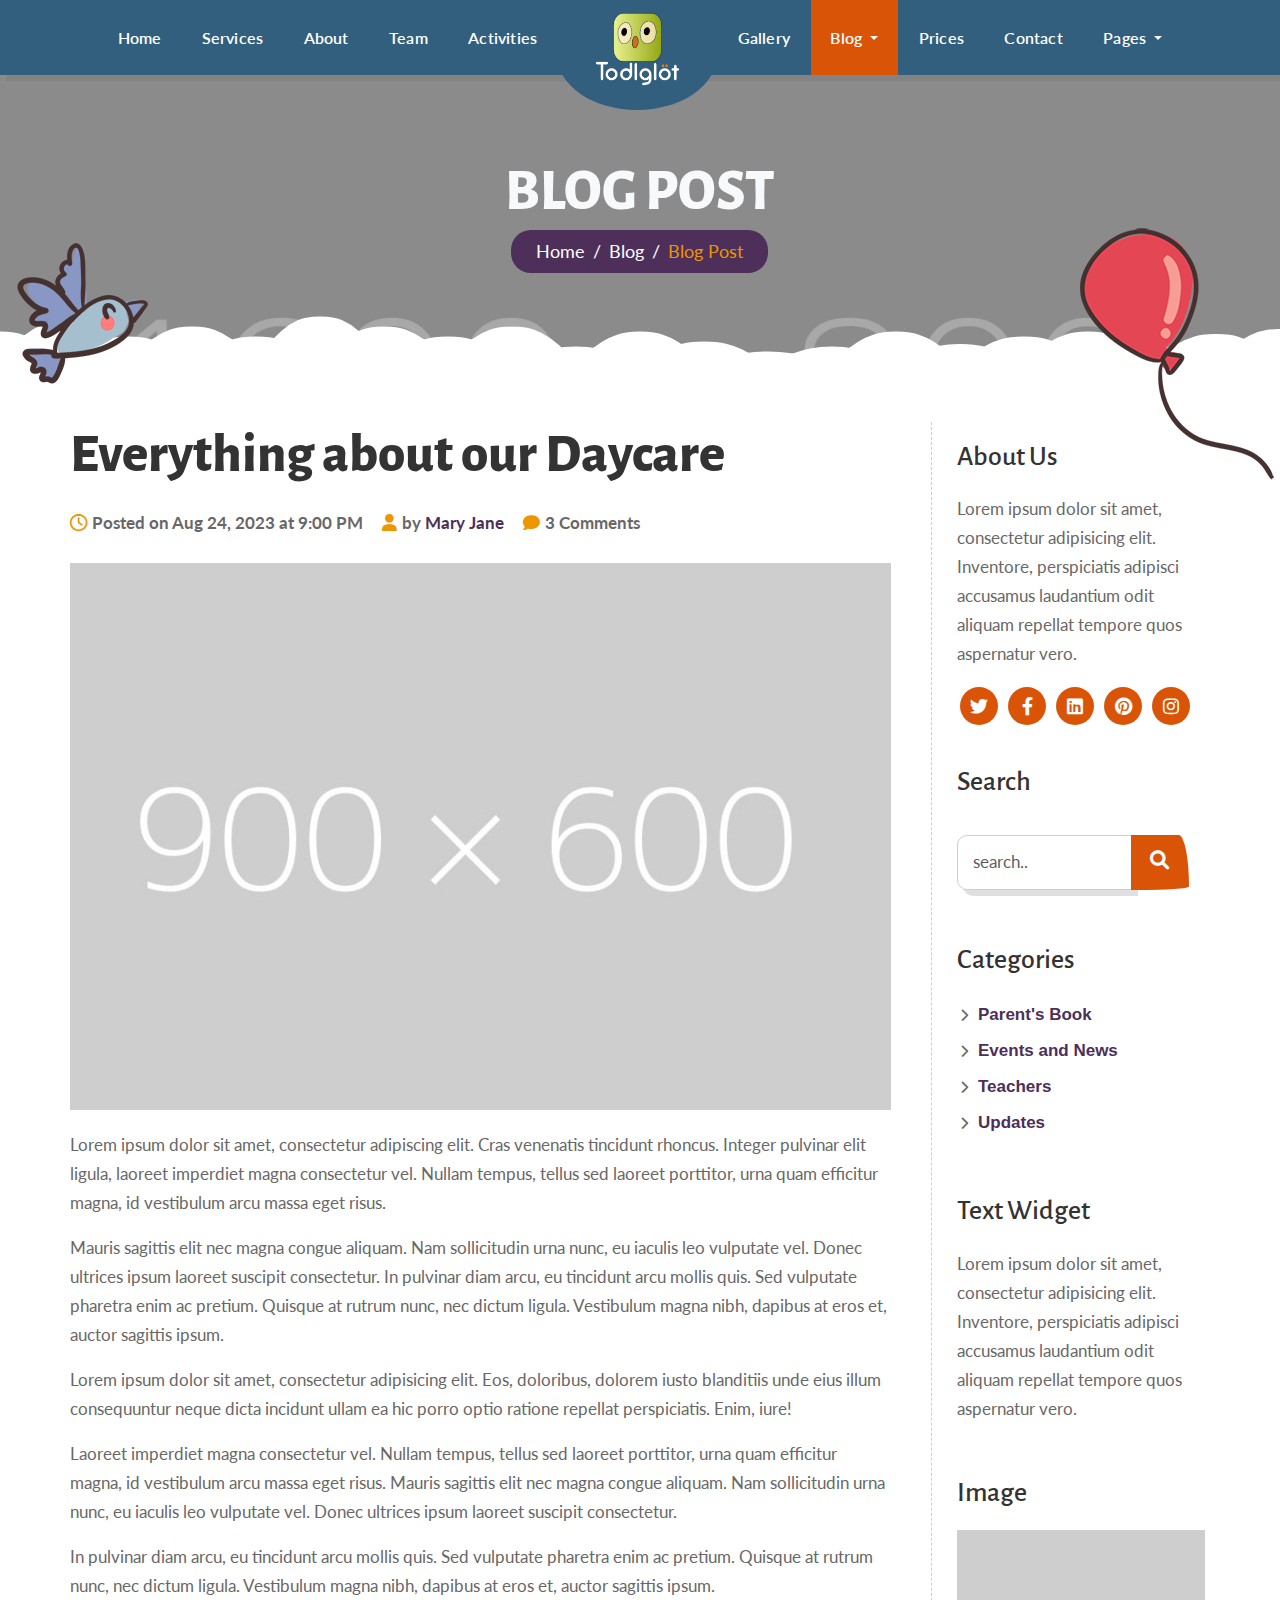
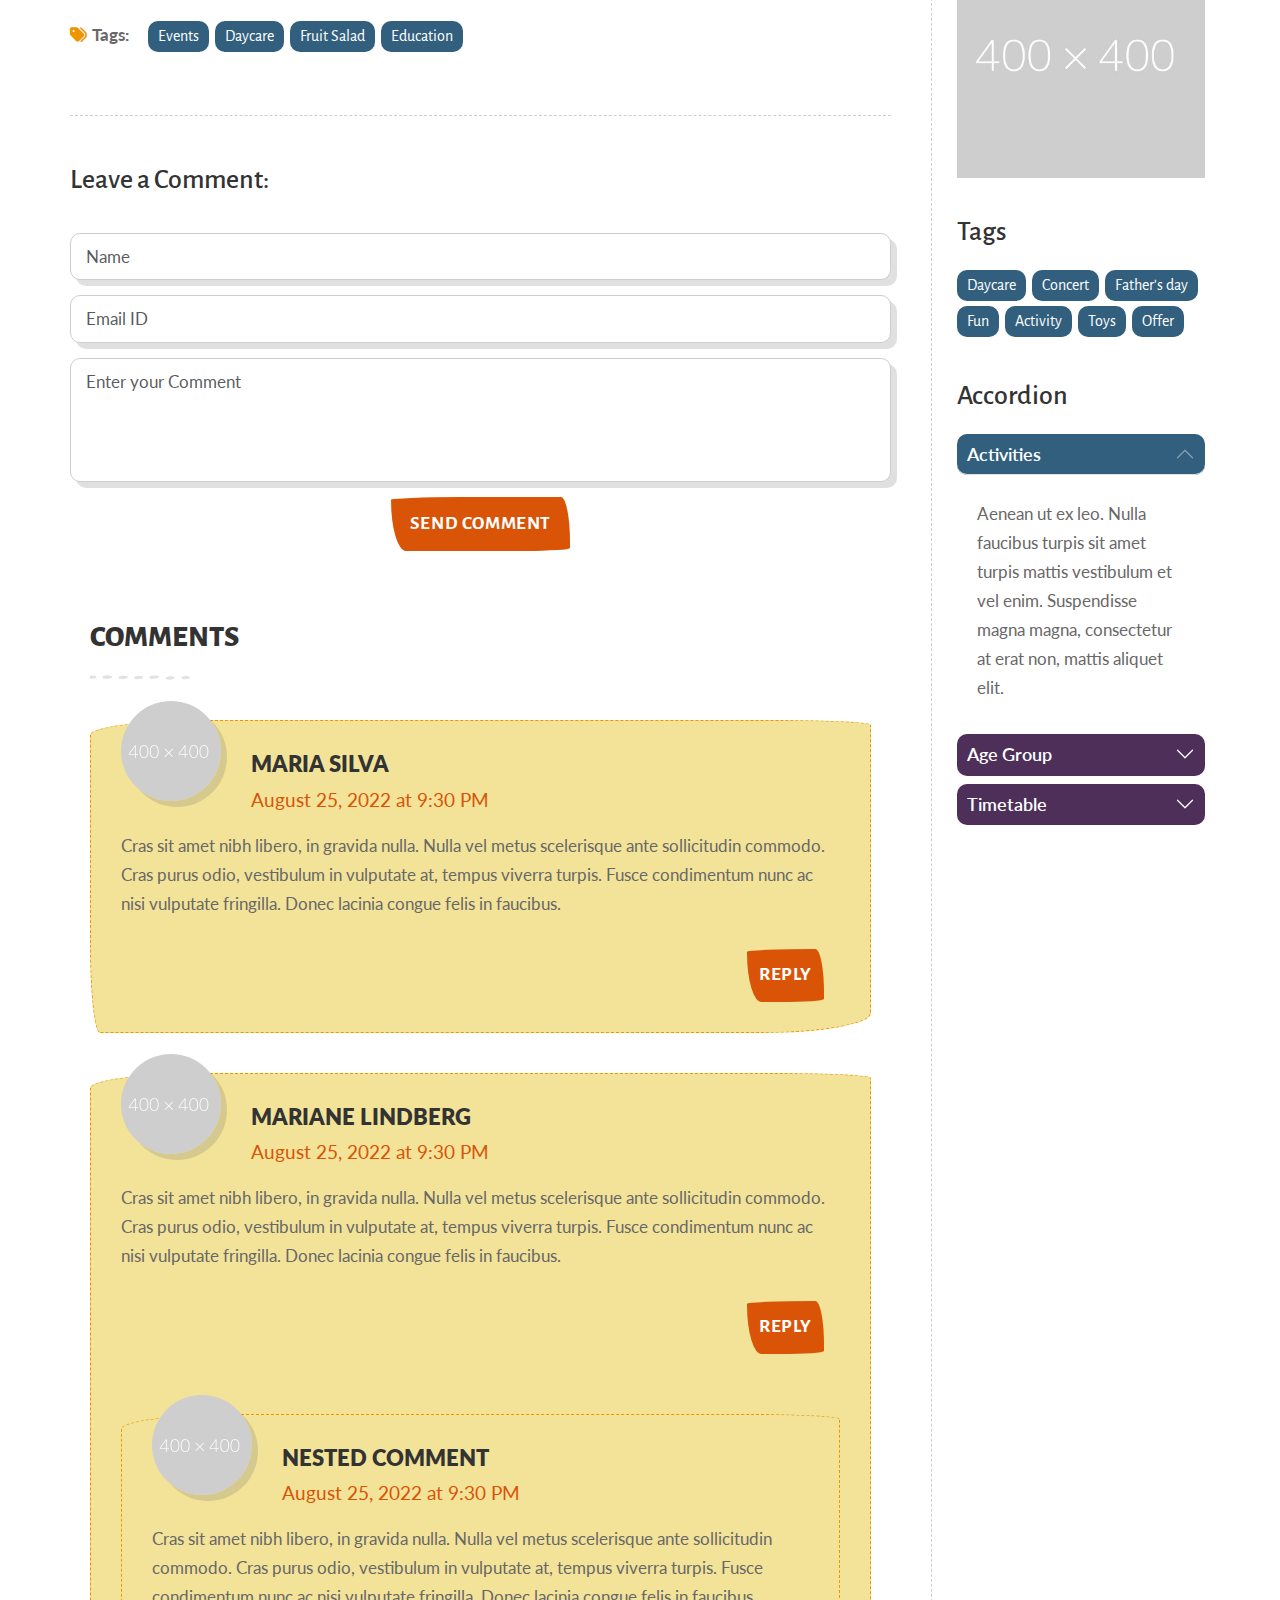
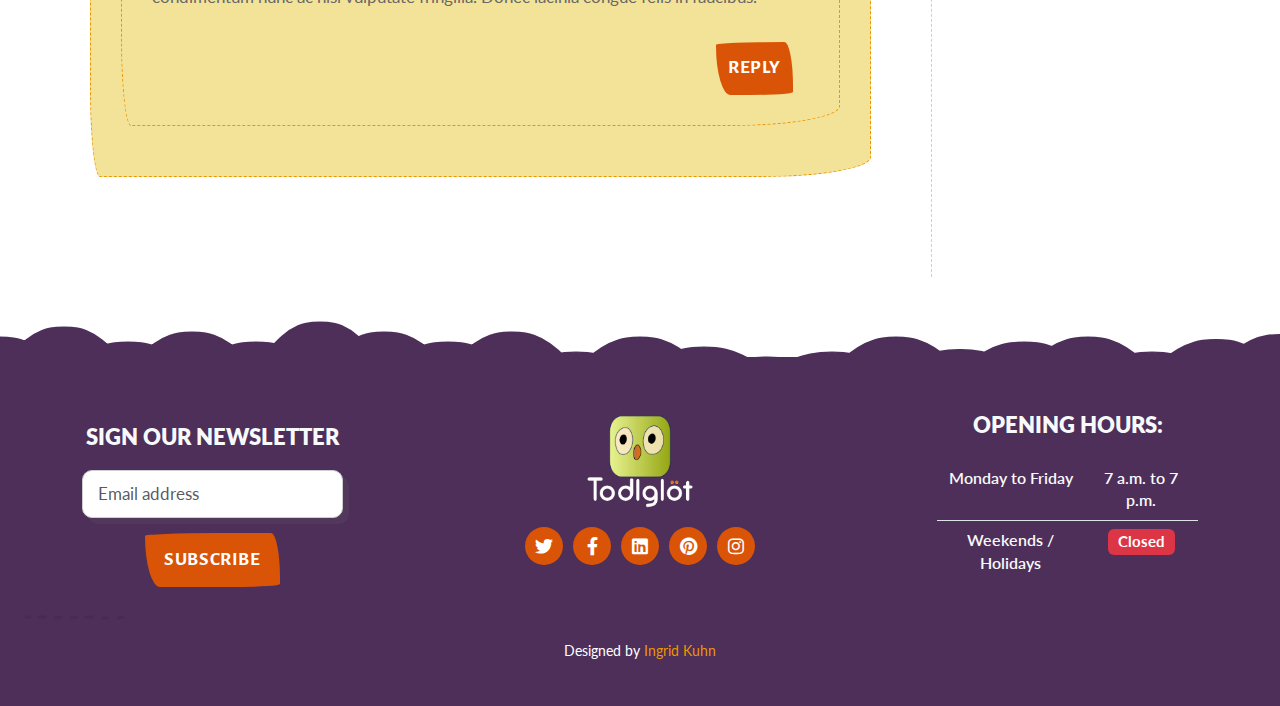
<file: blog-post.html>
<!DOCTYPE html>
<html lang="en">
   <head>
      <meta charset="utf-8">
      <!--[if IE]>
      <meta http-equiv="X-UA-Compatible" content="IE=edge">
      <![endif]-->
      <meta name="viewport" content="width=device-width, initial-scale=1, maximum-scale=1">
      <meta name="description" content="">
      <meta name="author" content="">
      <!-- Page title -->
      <title>Alphabet - Children One Page HTML5</title>
      <!--[if lt IE 9]>
      <script src="js/respond.js"></script>
      <![endif]-->
      <!-- Bootstrap Core CSS -->
      <link href="css/bootstrap.css" rel="stylesheet" type="text/css">
      <!-- Icon fonts -->
      <link href="fonts/fontawesome/css/all.min.css" rel="stylesheet" type="text/css">
      <link href="fonts/flaticons/flaticon.css" rel="stylesheet" type="text/css">
      <!-- Google fonts -->
      <link href='https://fonts.googleapis.com/css?family=Lato:400,700,800%7CAlegreya+Sans:700,900' rel='stylesheet' type='text/css'>
      <!-- Theme CSS -->
      <link href="css/style.css" rel="stylesheet">
      <!-- Color Style CSS -->
      <link href="styles/maincolors.css" rel="stylesheet">
      <!-- Plugins -->
      <link rel="stylesheet" href="css/plugins.css">
      <!-- Favicons-->
      <link rel="apple-touch-icon" sizes="72x72" href="/apple-touch-icon-72x72.png">
      <link rel="apple-touch-icon" sizes="114x114" href="/apple-touch-icon-114x114.png">
      <link rel="shortcut icon" href="favicon.png" type="image/x-icon">
   </head>
   <!-- Page width 'Boxed' of 'Full' -->
   <body id="page-top" class="full">
      <!-- Preloader-->
      <div id="preloader">
         <div class="preloader">
            <span></span>
            <span></span>
            <span></span>
            <span></span>
            <span></span>
         </div>
      </div>
      <!-- Navbar -->
      <nav class="navbar navbar-expand-xl fixed-top">
         <div class="container">
            <!-- Logo mobile-->
            <a class="navbar-brand-small page-scroll my-auto d-xl-none" href="/">
            <img src="img/logo.png"  alt="">
            </a>
            <div class="justify-content-lg-end">
               <!-- hamburger menu -->
               <button class="navbar-toggler" type="button" data-bs-toggle="collapse" data-bs-target="#nav-alphabet" aria-controls="nav-alphabet" aria-expanded="false" aria-label="Toggle navigation">
               <i class="fa fa-bars" aria-hidden="true"></i>
               </button>
            </div>
            <div class="collapse navbar-collapse" id="nav-alphabet">
               <ul class="navbar-nav mx-auto">
                  <li class="nav-item home">
                     <a class="nav-link" href="index.html#page-top">Home</a>
                  </li>
                  <li class="nav-item ">
                     <a class="nav-link" href="index.html#services">Services</a>
                  </li>
                  <li class="nav-item">
                     <a class="nav-link" href="index.html#about">About</a>
                  </li>
                  <li class="nav-item">
                     <a class="nav-link" href="index.html#team">Team</a>
                  </li>
                  <li class="nav-item">
                     <a class="nav-link" href="index.html#activities">Activities</a>
                  </li>
                  <!--desktop logo -->
                  <li class="nav-item d-none d-xl-block navbar-brand-centered ">
                     <a href="index.html#page-top">
                     <img src="img/logo.png"  alt="">
                     </a>
                  </li>
                  <!--/desktop logo -->
                  <li class="nav-item">
                     <a class="nav-link" href="index.html#gallery">Gallery</a>
                  </li>
                  <li class="nav-item dropdown">
                     <a class="nav-link dropdown-toggle blog-dropdown active" href="#" id="sub-menu1" role="button" data-bs-toggle="dropdown" aria-expanded="false">
                     Blog
                     </a>
                     <ul class="dropdown-menu " aria-labelledby="sub-menu1">
                        <li><a class="dropdown-item" href="blog-home.html">Blog</a></li>
                        <li><a class="dropdown-item active" href="blog-post.html">Blog Post</a></li>
                     </ul>
                  </li>
                  <!--/nav-item -->
                  <li class="nav-item">
                     <a class="nav-link" href="index.html#prices">Prices</a>
                  </li>
                  <li class="nav-item">
                     <a class="nav-link" href="index.html#contact">Contact</a>
                  </li>
                  <li class="nav-item dropdown">
                     <a class="nav-link dropdown-toggle page-dropdown" href="#" id="sub-menu2" role="button" data-bs-toggle="dropdown" aria-expanded="false">
                     Pages
                     </a>
                     <ul class="dropdown-menu " aria-labelledby="sub-menu2">
                        <li><a class="dropdown-item" href="sidebar-page.html">Sidebar page</a></li>
                        <li><a class="dropdown-item" href="calendar-page.html">Calendar Page</a></li>
                        <li><a class="dropdown-item" href="index-video.html">Video Home page</a></li>
                        <li><a class="dropdown-item" href="elements-page.html">Elements</a></li>
                     </ul>
                  </li>
                  <!--/nav-item -->
               </ul>
               <!--/navbar-nav -->
            </div>
            <!--/collapse -->
         </div>
         <!--/container -->
      </nav>
      <!--/navbar ends-->
	  <!-- jumbotron -->
      <div class="blog jumbotron">
         <div class="container">
            <div class="col-lg-6 col-centered text-center">
               <h1 class="text-light">Blog Post</h1>
               <!-- Breadcrumb -->
               <nav aria-label="breadcrumb">
                  <ol class="breadcrumb">
                     <li class="breadcrumb-item"><a href="index.html">Home</a></li>
                     <li class="breadcrumb-item"><a href="blog-home.html">Blog</a></li>
                     <li class="breadcrumb-item active" aria-current="page">Blog Post</li>
                  </ol>
               </nav>
               <!-- /breadcrumb -->
            </div>
         </div>
         <!-- /.container -->
      </div>
      <!-- /jumbotron -->
      <!-- Clouds SVG Divider -->
      <svg id="deco-clouds2" class="head d-none d-md-block" xmlns="http://www.w3.org/2000/svg" version="1.1" width="100%" height="100" viewBox="0 0 100 100" preserveAspectRatio="none">
         <path d="M-5 100 Q 0 20 5 100 Z
            M0 100 Q 5 0 10 100
            M5 100 Q 10 30 15 100
            M10 100 Q 15 10 20 100
            M15 100 Q 20 30 25 100
            M20 100 Q 25 -10 30 100
            M25 100 Q 30 10 35 100
            M30 100 Q 35 30 40 100
            M35 100 Q 40 10 45 100
            M40 100 Q 45 50 50 100
            M45 100 Q 50 20 55 100
            M50 100 Q 55 40 60 100
            M55 100 Q 60 60 65 100
            M60 100 Q 65 50 70 100
            M65 100 Q 70 20 75 100
            M70 100 Q 75 45 80 100
            M75 100 Q 80 30 85 100
            M80 100 Q 85 20 90 100
            M85 100 Q 90 50 95 100
            M90 100 Q 95 25 100 100
            M95 100 Q 100 15 105 100 Z">
         </path>
      </svg>
      <!-- Parallax objects -->
      <div class="blog-object1 d-none d-lg-block" data-0="opacity:1;"
         data-start="transform:translatey(0%);"
         data-top="transform:translatey(-80%);">
         <!-- Image -->
         <img src="img/blogobject1.png" alt="">
      </div>
      <div class="blog-object2 d-none d-lg-block" data-0="opacity:1;"
         data-start="transform:translatey(0%);"
         data-top="transform:translatey(-80%);">
         <!-- Image -->
         <img src="img/blogobject2.png" alt="">
      </div>
      <!-- Page Content -->
      <div id="page" class="container pb-lg-0">
         <div class="row">
            <!-- Blog Post -->
            <div class="single-page-collumn col-lg-9">
               <!-- Content-->
               <div class="blog-post post-main">
                  <h2>Everything about our Daycare</h2>
                  <!-- Post Info -->
                  <div class="post-info">
                     <p><i class="fa-regular fa-clock"></i>Posted on Aug 24, 2023 at 9:00 PM</p>
                     <p><i class="fa fa-user"></i>by <a href="#">Mary Jane</a></p>
                     <!-- Post Comments -->
                     <p><i class="fa fa-comment"></i>3 Comments</p>
                  </div>
                  <!-- Image -->
                  <img class="img-fluid mx-auto d-block" src="img/blogmain1.jpg" alt="">
                  <!-- Post Content -->
                  <p>Lorem ipsum dolor sit amet, consectetur adipiscing elit. Cras venenatis tincidunt rhoncus. Integer pulvinar elit ligula, laoreet imperdiet magna consectetur vel. Nullam tempus, tellus sed laoreet porttitor, urna quam efficitur magna, id vestibulum arcu massa eget risus.</p>
                  <p>Mauris sagittis elit nec magna congue aliquam. Nam sollicitudin urna nunc, eu iaculis leo vulputate vel. Donec ultrices ipsum laoreet suscipit consectetur. In pulvinar diam arcu, eu tincidunt arcu mollis quis. Sed vulputate pharetra enim ac pretium. Quisque at rutrum nunc, nec dictum ligula. Vestibulum magna nibh, dapibus at eros et, auctor sagittis ipsum.</p>
                  <p>Lorem ipsum dolor sit amet, consectetur adipisicing elit. Eos, doloribus, dolorem iusto blanditiis unde eius illum consequuntur neque dicta incidunt ullam ea hic porro optio ratione repellat perspiciatis. Enim, iure!</p>
                  <p>Laoreet imperdiet magna consectetur vel. Nullam tempus, tellus sed laoreet porttitor, urna quam efficitur magna, id vestibulum arcu massa eget risus. Mauris sagittis elit nec magna congue aliquam. Nam sollicitudin urna nunc, eu iaculis leo vulputate vel. Donec ultrices ipsum laoreet suscipit consectetur.
                  </p>
                  <p>In pulvinar diam arcu, eu tincidunt arcu mollis quis. Sed vulputate pharetra enim ac pretium. Quisque at rutrum nunc, nec dictum ligula. Vestibulum magna nibh, dapibus at eros et, auctor sagittis ipsum.</p>
                  <div class="post-info">
                     <!-- Tags -->
                     <div class="blog-tags">
                        <p><i class="fa fa-tags"></i>Tags:</p>
                        <a href="#">Events</a> <a href="#">Daycare</a> <a href="#">Fruit Salad</a> <a href="#">Education</a>
                     </div>
                  </div>
                  <!-- /post-info -->				  
               </div>
               <!-- /blog-post -->	
               <!-- Comments Form -->
               <div class="card mt-5">
                  <h5>Leave a Comment:</h5>
                  <!-- Form Starts -->
                  <div class="form-group">
                     <input type="text" name="name" class="form-control input-field" placeholder="Name">                    
                     <input type="email" name="email" class="form-control input-field" placeholder="Email ID" >           
                  </div>
                  <textarea name="message" id="message" class="textarea-field form-control" rows="4" placeholder="Enter your Comment"></textarea>
                  <button type="submit" value="Submit" class="btn mx-auto">Send Comment</button>
               </div>
               <!-- Posted Comments -->
               <div class="comments-block mt-5">
                  <h4>Comments</h4>
                  <hr>
                  <!-- Comment -->
                  <div class="comment">
                     <a href="#">
                     <img class="comment-img  img-fluid rounded-circle" src="img/comment1.jpg" alt="">
                     </a>
                     <div class="comment-body">
                        <a href="#">
                           <h6 class="comment-heading">Maria Silva
                              <small>August 25, 2022 at 9:30 PM</small>
                           </h6>
                        </a>
                        <p>Cras sit amet nibh libero, in gravida nulla. Nulla vel metus scelerisque ante sollicitudin commodo. Cras purus odio, vestibulum in vulputate at, tempus viverra turpis. Fusce condimentum nunc ac nisi vulputate fringilla. Donec lacinia congue felis in faucibus.
                        </p>
                        <!-- Reply Button -->
                        <div class="d-md-flex justify-content-md-end">
                           <a class="btn">Reply</a>
                        </div>
                     </div>
                  </div>
                  <!-- /comment -->
                  <!-- Comment -->
                  <div class="comment">
                     <a href="#">
                     <img class="comment-img  img-fluid rounded-circle" src="img/comment2.jpg" alt="">
                     </a>
                     <div class="comment-body">
                        <a href="#">
                           <h6 class="comment-heading">Mariane Lindberg
                              <small>August 25, 2022 at 9:30 PM</small>
                           </h6>
                        </a>
                        <p>Cras sit amet nibh libero, in gravida nulla. Nulla vel metus scelerisque ante sollicitudin commodo. Cras purus odio, vestibulum in vulputate at, tempus viverra turpis. Fusce condimentum nunc ac nisi vulputate fringilla. Donec lacinia congue felis in faucibus.
                        </p>
                        <!-- Reply Button -->
                        <div class="d-md-flex justify-content-md-end">
                           <a class="btn">Reply</a>
                        </div>
                        <!-- Nested Comment -->
                        <div class="comment nested">
                           <a href="#">
                           <img class="comment-img img-fluid rounded-circle" src="img/comment3.jpg" alt="">
                           </a>
                           <div class="comment-body">
                              <a href="#">
                                 <h6 class="comment-heading">Nested Comment
                                    <small>August 25, 2022 at 9:30 PM</small>
                                 </h6>
                              </a>
                              <p>Cras sit amet nibh libero, in gravida nulla. Nulla vel metus scelerisque ante sollicitudin commodo. Cras purus odio, vestibulum in vulputate at, tempus viverra turpis. Fusce condimentum nunc ac nisi vulputate fringilla. Donec lacinia congue felis in faucibus.
                              </p>
                              <!-- Reply Button -->
                              <div class="d-md-flex justify-content-md-end">
                                 <a class="btn">Reply</a>
                              </div>
                           </div>
                        </div>
                        <!-- /comment -->
                        <!-- End Nested Comment -->
                     </div>
                     <!-- /comment-body -->
                  </div>
                  <!-- /comment -->
               </div>
               <!-- /comments block -->
            </div>
            <!-- /single-collumn -->
            <!-- Sidebar -->
            <div class="sidebar col-lg-3">
               <!-- About us Widget -->
               <div class="card">
                  <h5>About Us</h5>
                  <p>Lorem ipsum dolor sit amet, consectetur adipisicing elit. Inventore, perspiciatis adipisci accusamus laudantium odit aliquam repellat tempore quos aspernatur vero.</p>
                  <!-- Social Media icons -->
                  <div class="social-media">
                     <a href="#" title=""><i class="fa-brands fa-twitter"></i></a>
                     <a href="#" title=""><i class="fa-brands fa-facebook-f"></i></a>
                     <a href="#" title=""><i class="fa-brands fa-linkedin"></i></a>
                     <a href="#" title=""><i class="fa-brands fa-pinterest"></i></a>
                     <a href="#" title=""><i class="fa-brands fa-instagram"></i></a>
                  </div>
               </div>
               <!-- Blog Search -->
               <div class="card">
                  <h5>Search</h5>
                  <!-- input group -->
                  <div class="input-group mb-3">
                     <input type="text" class="form-control" placeholder="search..">
                     <button class="btn btn-primary" type="button"><i class="fa fa-search"></i></button>
                  </div>
                  <!-- /input group -->
               </div>
               <!-- /card -->
               <!-- Blog Categories -->
               <div class="card">
                  <h5>Categories</h5>
                  <div class="row">
                     <ul class="list-unstyled">
                        <li><a href="#">Parent's Book</a>
                        </li>
                        <li><a href="#">Events and News</a>
                        </li>
                        <li><a href="#">Teachers</a>
                        </li>
                        <li><a href="#">Updates</a>
                        </li>
                     </ul>
                  </div>
                  <!-- /.row -->
               </div>
               <!-- /card -->
               <!-- Text Widget-->
               <div class="card">
                  <h5>Text Widget</h5>
                  <p>Lorem ipsum dolor sit amet, consectetur adipisicing elit. Inventore, perspiciatis adipisci accusamus laudantium odit aliquam repellat tempore quos aspernatur vero.</p>
               </div>
               <!-- /card -->
               <!-- Image Widget -->
               <div class="card">
                  <h5>Image</h5>
                  <img src="img/imgwidget.jpg" class="img-fluid" alt="">
               </div>
               <!-- /card -->
               <!-- Tags Widget -->
               <div class="card">
                  <h5>Tags</h5>
                  <div class="blog-tags">
                     <a href="#">Daycare</a> <a href="#">Concert</a> <a href="#">Father's day</a> <a href="#">Fun</a> <a href="#">Activity</a> <a href="#">Toys</a> <a href="#">Offer</a>
                  </div>
               </div>
               <!-- /card -->
               <!-- Accordion -->
               <div class="card">
                  <h5>Accordion</h5>
                  <div class="accordion" id="accordionExample">
                     <!--accordion item -->
                     <div class="accordion-item">
                        <h5 class="accordion-header" id="headingOne">
                           <button class="accordion-button" type="button" data-bs-toggle="collapse" data-bs-target="#collapseOne" aria-expanded="true" aria-controls="collapseOne">
                           Activities
                           </button>
                        </h5>
                        <div id="collapseOne" class="accordion-collapse collapse show" aria-labelledby="headingOne" data-bs-parent="#accordionExample">
                           <div class="accordion-body">
                              <p>Aenean ut ex leo. Nulla faucibus turpis sit amet turpis mattis vestibulum et vel enim. Suspendisse magna magna, consectetur at erat non, mattis aliquet elit. </p>
                           </div>
                        </div>
                     </div>
                     <!--accordion item -->
                     <div class="accordion-item">
                        <h5 class="accordion-header" id="headingTwo">
                           <button class="accordion-button collapsed" type="button" data-bs-toggle="collapse" data-bs-target="#collapseTwo" aria-expanded="false" aria-controls="collapseTwo">
                           Age Group
                           </button>
                        </h5>
                        <div id="collapseTwo" class="accordion-collapse collapse" aria-labelledby="headingTwo" data-bs-parent="#accordionExample">
                           <div class="accordion-body">
                              <p>Vivamus finibus lorem diam, sit amet facilisis tellus placerat Aliquam porttitor ut lectus eget imperdiet. Aenean ut ex leo. Nulla faucibus turpis sit amet turpis mattis vestibulum et vel enim. Suspendisse magna magna, consectetur at erat non, mattis aliquet elit. </p>
                              <p>Fusce at nibh lacinia orci dictum euismod. Praesent vel nisl in quam commodo tristique.
                              </p>
                           </div>
                        </div>
                     </div>
                     <!--accordion item -->
                     <div class="accordion-item">
                        <h5 class="accordion-header" id="headingThree">
                           <button class="accordion-button collapsed" type="button" data-bs-toggle="collapse" data-bs-target="#collapseThree" aria-expanded="false" aria-controls="collapseTwo">
                           Timetable
                           </button>
                        </h5>
                        <div id="collapseThree" class="accordion-collapse collapse" aria-labelledby="headingTwo" data-bs-parent="#accordionExample">
                           <div class="accordion-body">
                              <p>Vivamus finibus lorem diam, sit amet facilisis tellus placerat Aliquam porttitor ut lectus eget imperdiet. Aenean ut ex leo. Nulla faucibus turpis sit amet turpis mattis vestibulum et vel enim. Suspendisse magna magna, consectetur at erat non, mattis aliquet elit. </p>
                              <p>Fusce at nibh lacinia orci dictum euismod. Praesent vel nisl in quam commodo tristique.
                              </p>
                           </div>
                        </div>
                     </div>
                     <!--/accordion item -->
                  </div>
                  <!--/accordion -->	
               </div>
               <!-- /card -->
            </div>
            <!-- /sidebar -->   
         </div>
         <!-- / row -->
      </div>
      <!-- /blog-page -->
      <!-- Footer -->	
      <div id="footer-divider" class="container-fluid cloud-divider white">
         <!-- Clouds SVG Divider -->	
         <svg id="deco-clouds" xmlns="http://www.w3.org/2000/svg" version="1.1" width="100%" height="100" viewBox="0 0 100 100" preserveAspectRatio="none">
            <path d="M-5 100 Q 0 20 5 100 Z
               M0 100 Q 5 0 10 100
               M5 100 Q 10 30 15 100
               M10 100 Q 15 10 20 100
               M15 100 Q 20 30 25 100
               M20 100 Q 25 -10 30 100
               M25 100 Q 30 10 35 100
               M30 100 Q 35 30 40 100
               M35 100 Q 40 10 45 100
               M40 100 Q 45 50 50 100
               M45 100 Q 50 20 55 100
               M50 100 Q 55 40 60 100
               M55 100 Q 60 60 65 100
               M60 100 Q 65 50 70 100
               M65 100 Q 70 20 75 100
               M70 100 Q 75 45 80 100
               M75 100 Q 80 30 85 100
               M80 100 Q 85 20 90 100
               M85 100 Q 90 50 95 100
               M90 100 Q 95 25 100 100
               M95 100 Q 100 15 105 100 Z">
            </path>
         </svg>
      </div>
      <footer>
         <div class="container">
            <div class="row">
               <!-- Newsletter -->
               <div class="col-lg-3 text-center res-margin my-auto">
                  <h6 class="text-light">Sign our Newsletter</h6>
                  <!-- Begin Mailchimp Signup Form -->
                  <div id="mc_embed_signup">
                     <!-- change your mailchimp URL below -->
                     <form action="//yourlist.us12.list-manage.com/subscribe/post?u=04e646927a196552aaee78a7b&amp;id=111" method="post" id="mc-embedded-subscribe-form" name="mc-embedded-subscribe-form" class="validate" target="_blank" novalidate>
                        <div id="mc_embed_signup_scroll">
                           <div class="mc-field-group">
                              <input type="email" value="" name="EMAIL" placeholder="Email address" class="form-control required email" id="mce-EMAIL">
                           </div>
                           <div id="mce-responses" class="clear foot">
                              <div class="response mt-2" id="mce-error-response" ></div>
                              <div class="response alert alert-success mt-2" id="mce-success-response"></div>
                           </div>
                           <div class="optionalParent">
                              <div class="clear foot">
                                 <input type="submit" class="btn btn-primary" value="Subscribe" name="subscribe" id="mc-embedded-subscribe">
                              </div>
                           </div>
                        </div>
                     </form>
                  </div>
                  <!--End mc_embed_signup-->
               </div>
               <!-- /col-lg -->
               <!-- Bottom Credits -->
               <div class="col-lg-6 res-margin my-auto">
                  <a href="#page-top"><img src="img/logo.png"  alt="" class="d-block mx-auto"></a>
                  <!-- social-icons -->	
                  <div class="social-media text-center mt-3">
                     <a href="#" title=""><i class="fa-brands fa-twitter"></i></a>
                     <a href="#" title=""><i class="fa-brands fa-facebook-f"></i></a>
                     <a href="#" title=""><i class="fa-brands fa-linkedin"></i></a>
                     <a href="#" title=""><i class="fa-brands fa-pinterest"></i></a>
                     <a href="#" title=""><i class="fa-brands fa-instagram"></i></a>
                  </div>
               </div>
               <!-- /col-lg- -->
               <!-- Opening Hours -->
               <div class="col-lg-3 my-auto text-center">
                  <!-- Sign-->
                  <h6 class="text-light">Opening Hours:</h6>
                  <!-- Table-->
                  <table class="table">
                     <tbody>
                        <tr class="text-light">
                           <td>Monday to Friday</td>
                           <td>7 a.m. to 7 p.m.</td>
                        </tr>
                        <tr class="text-light">
                           <td>Weekends / Holidays</td>
                           <td><span class="badge bg-danger m-0">Closed</span></td>
                        </tr>
                     </tbody>
                  </table>
               </div>
               <!-- /col-lg- -->
            </div>
            <!-- / row -->
         </div>
         <!-- / container -->
         <hr>
         <p class="credits">Designed by  <a href="http://www.ingridkuhn.com">Ingrid Kuhn</a></p>
         <!-- /container -->
         <!-- Go To Top Link -->
         <div class="page-scroll d-none d-lg-block">
            <a href="#page-top" class="back-to-top"><i class="fa fa-angle-up"></i></a>
         </div>
      </footer>
      <!-- /footer ends -->
      <!-- Core JavaScript Files -->
      <script src="js/jquery.min.js"></script>
      <script src="js/bootstrap.min.js"></script>
      <!-- Main Js -->
      <script src="js/main.js"></script>
      <!--Other Plugins -->
      <script src="js/plugins.js"></script>    
   </body>
</html>
</file>
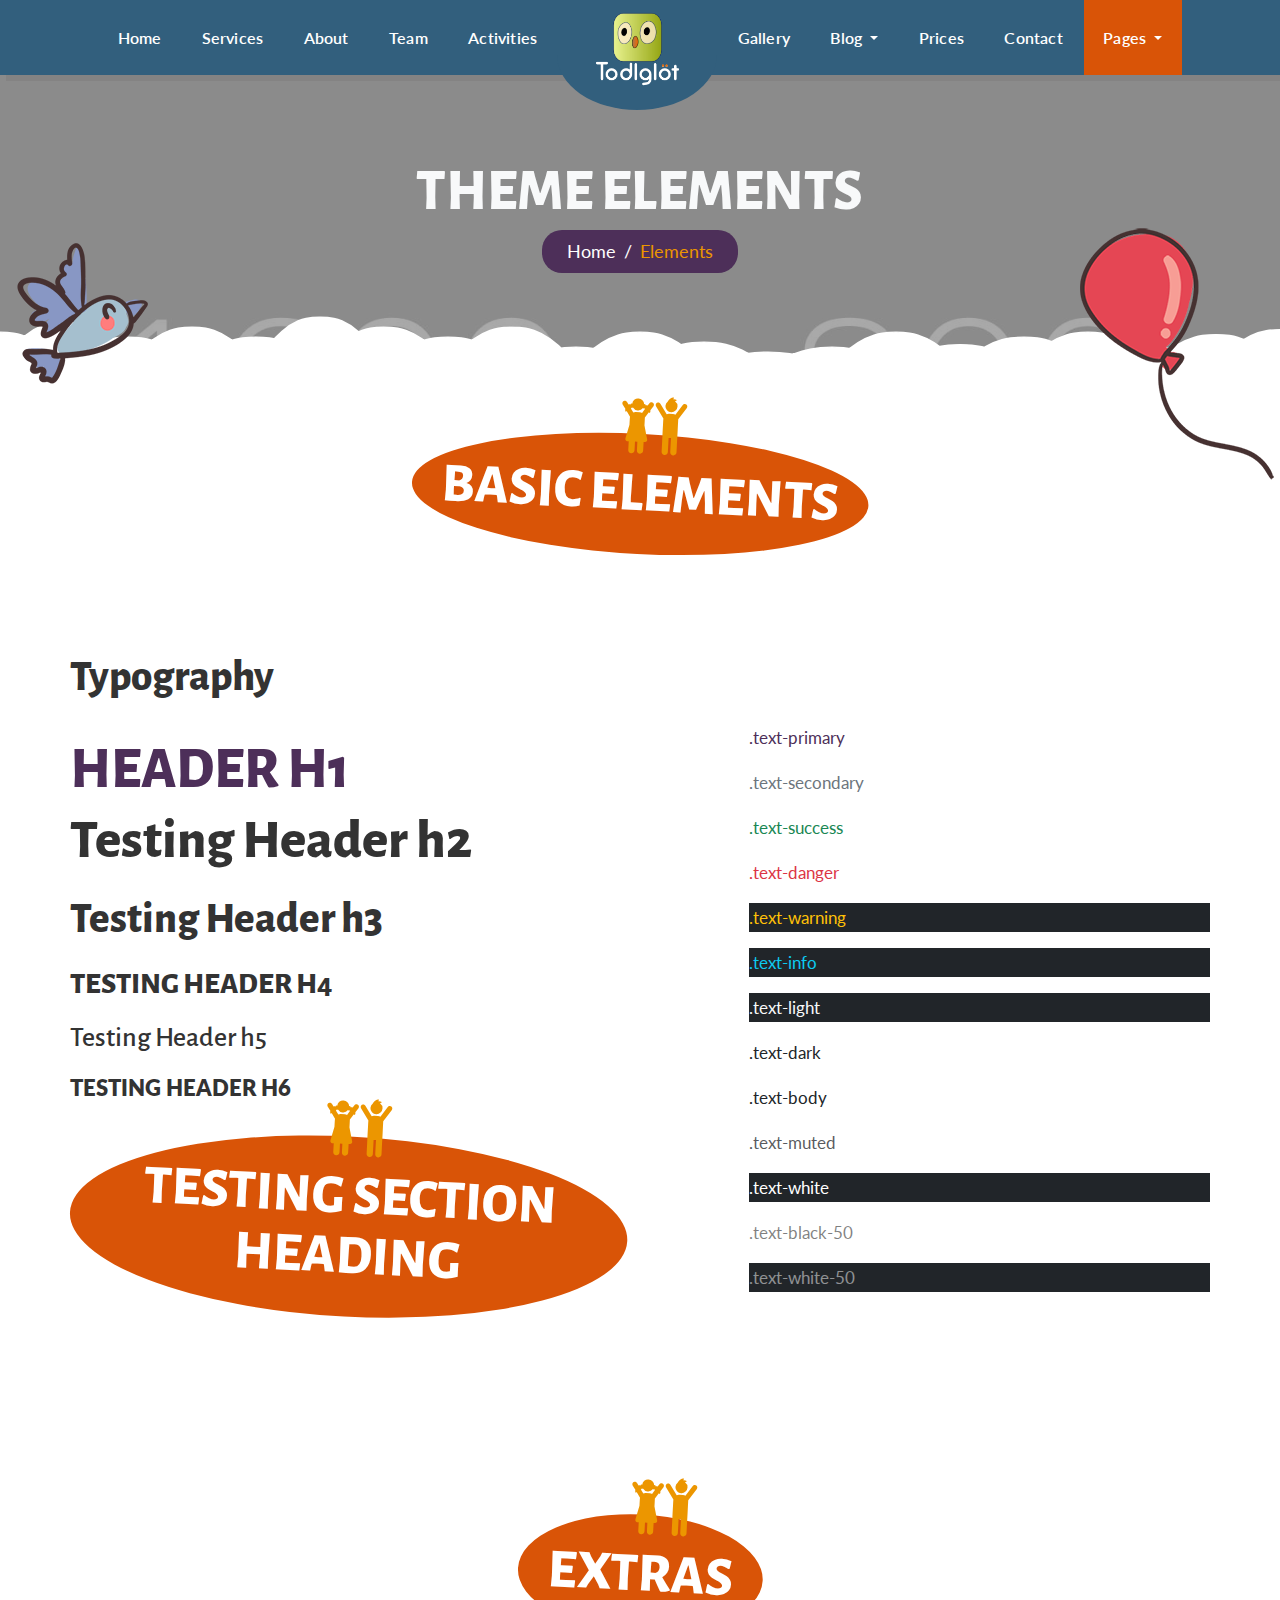
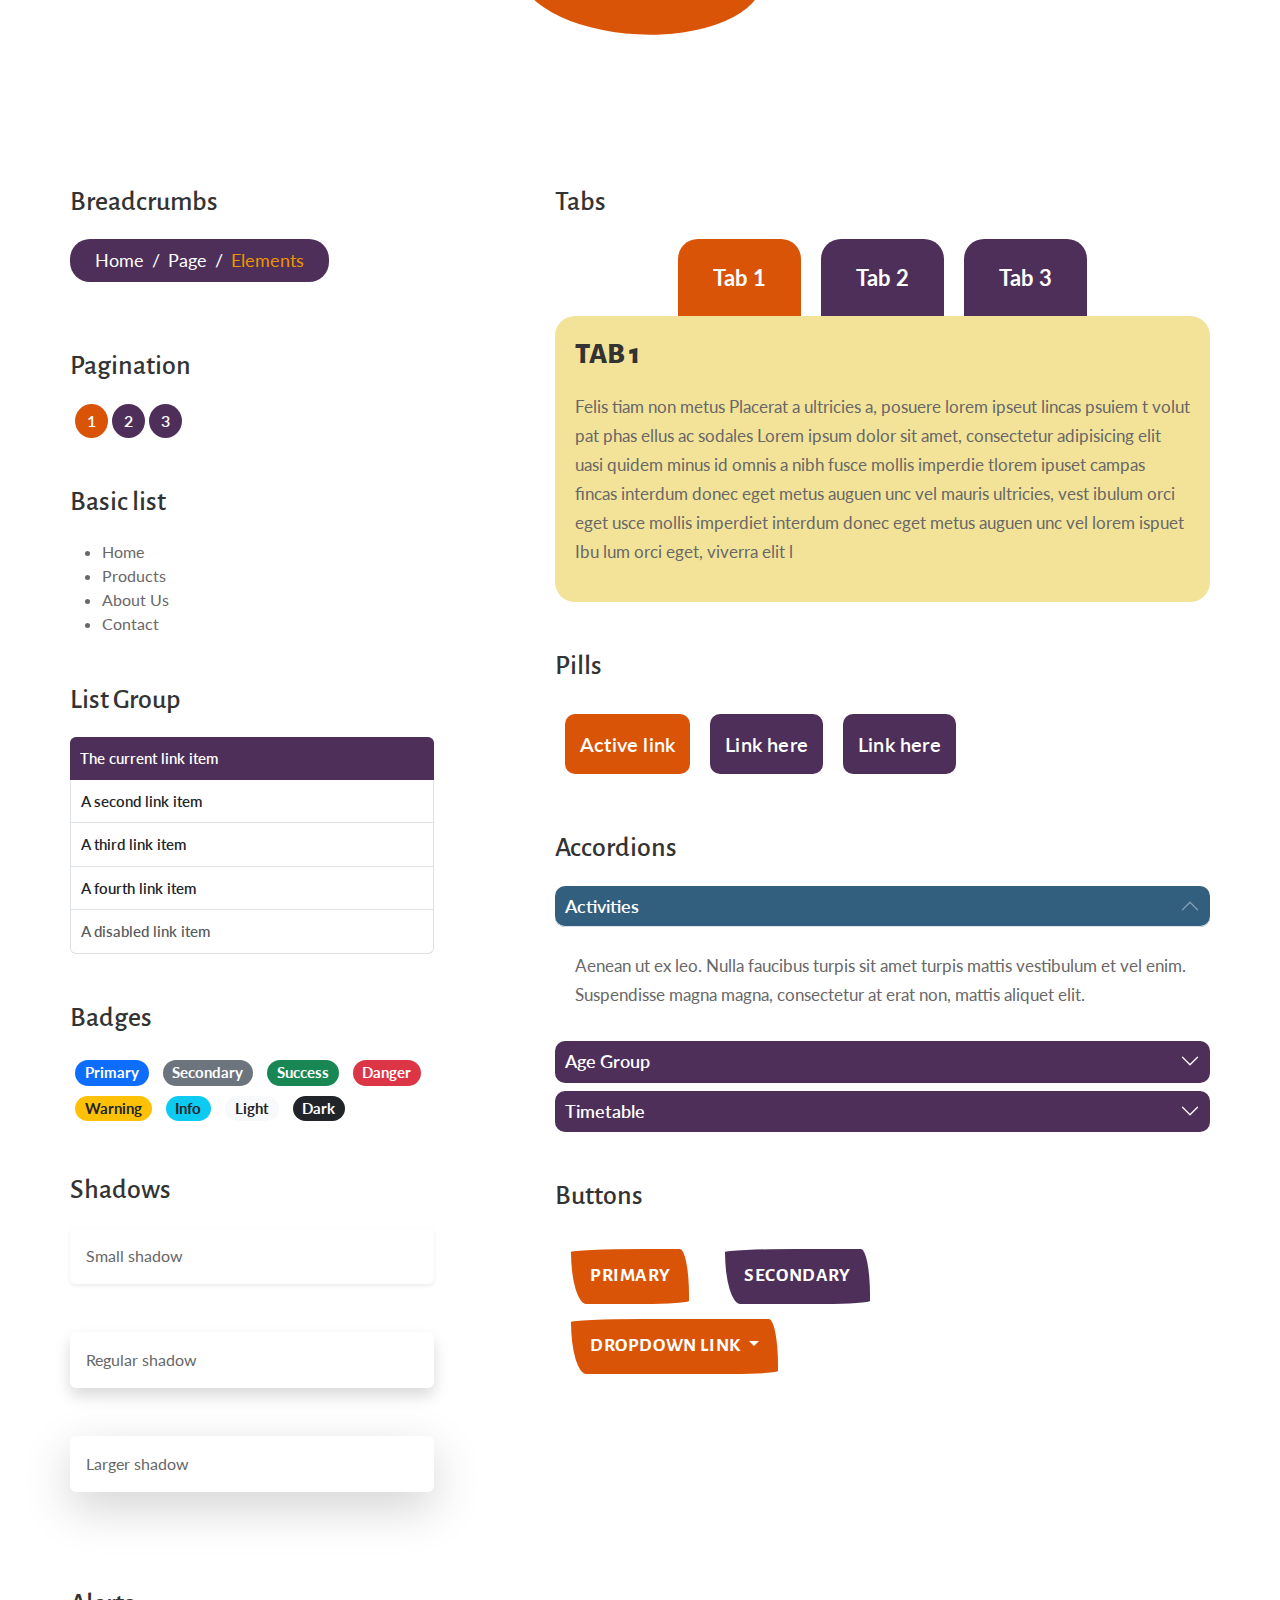
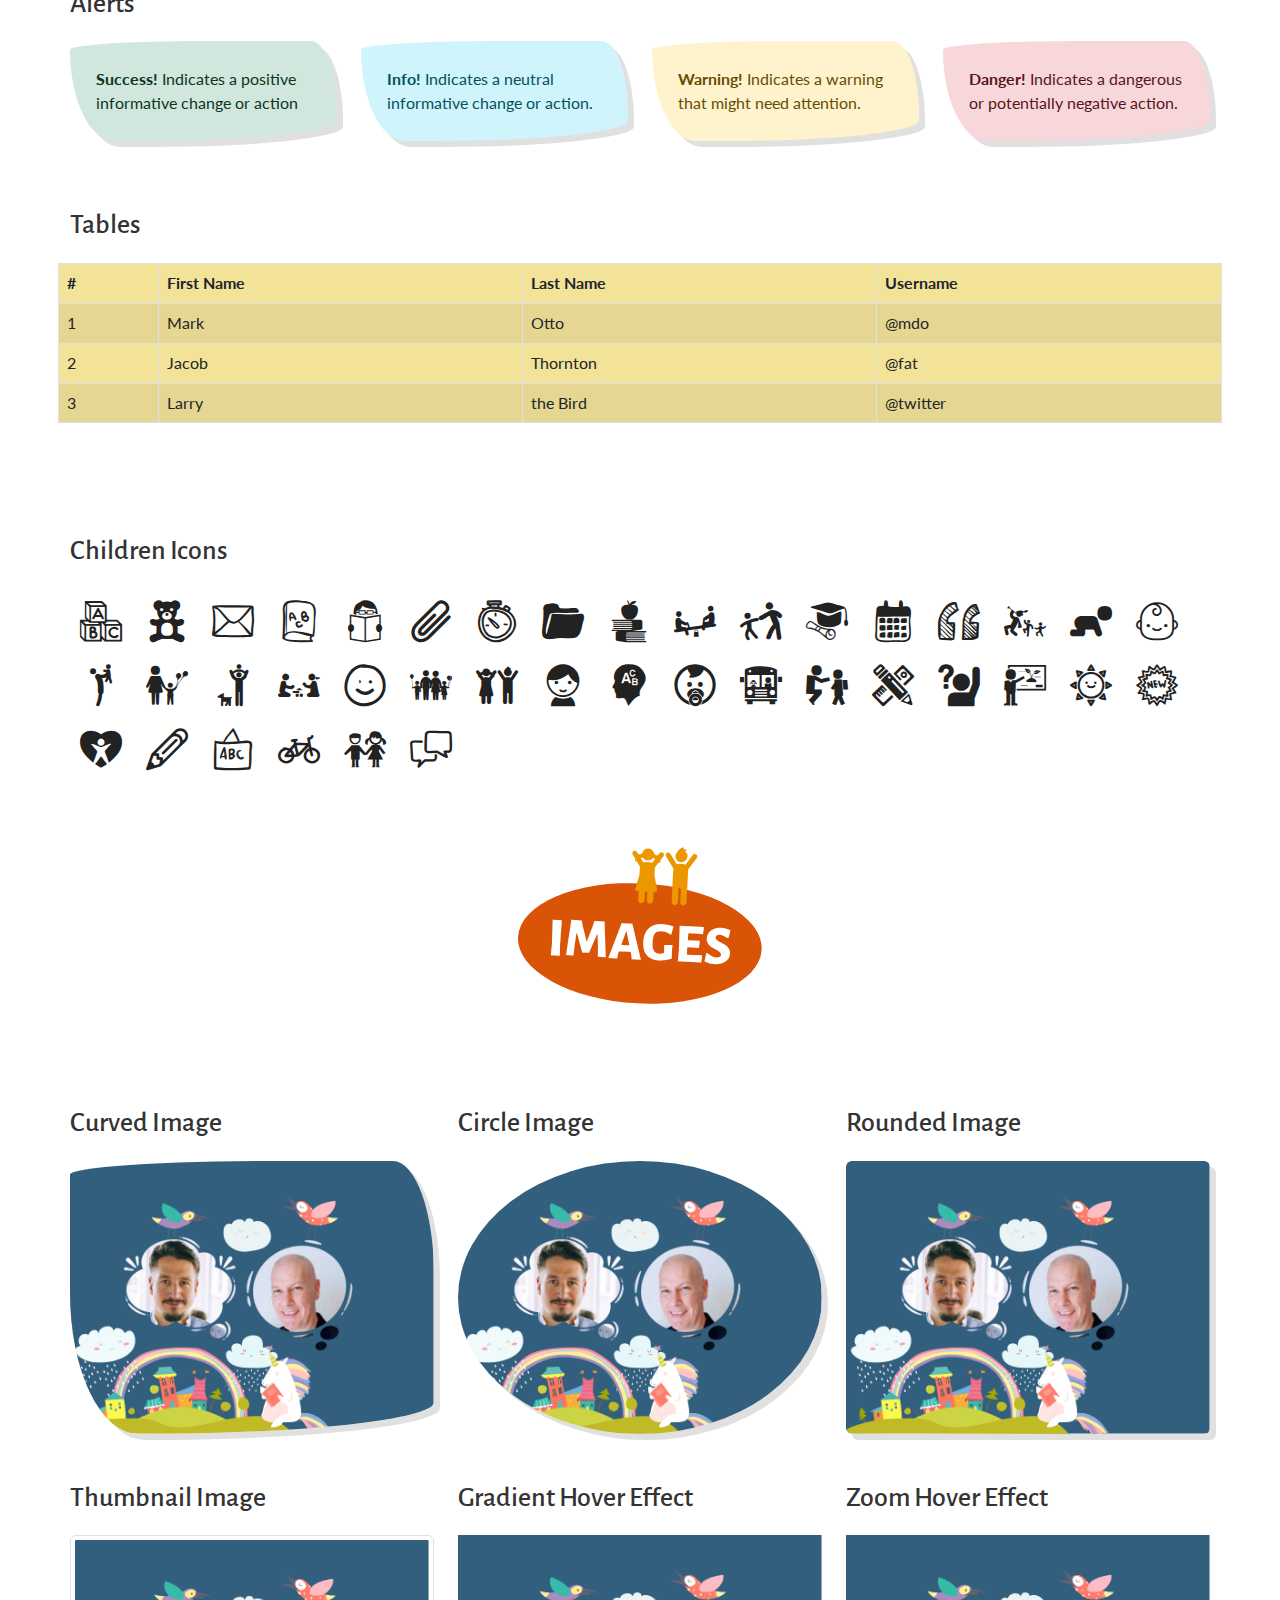
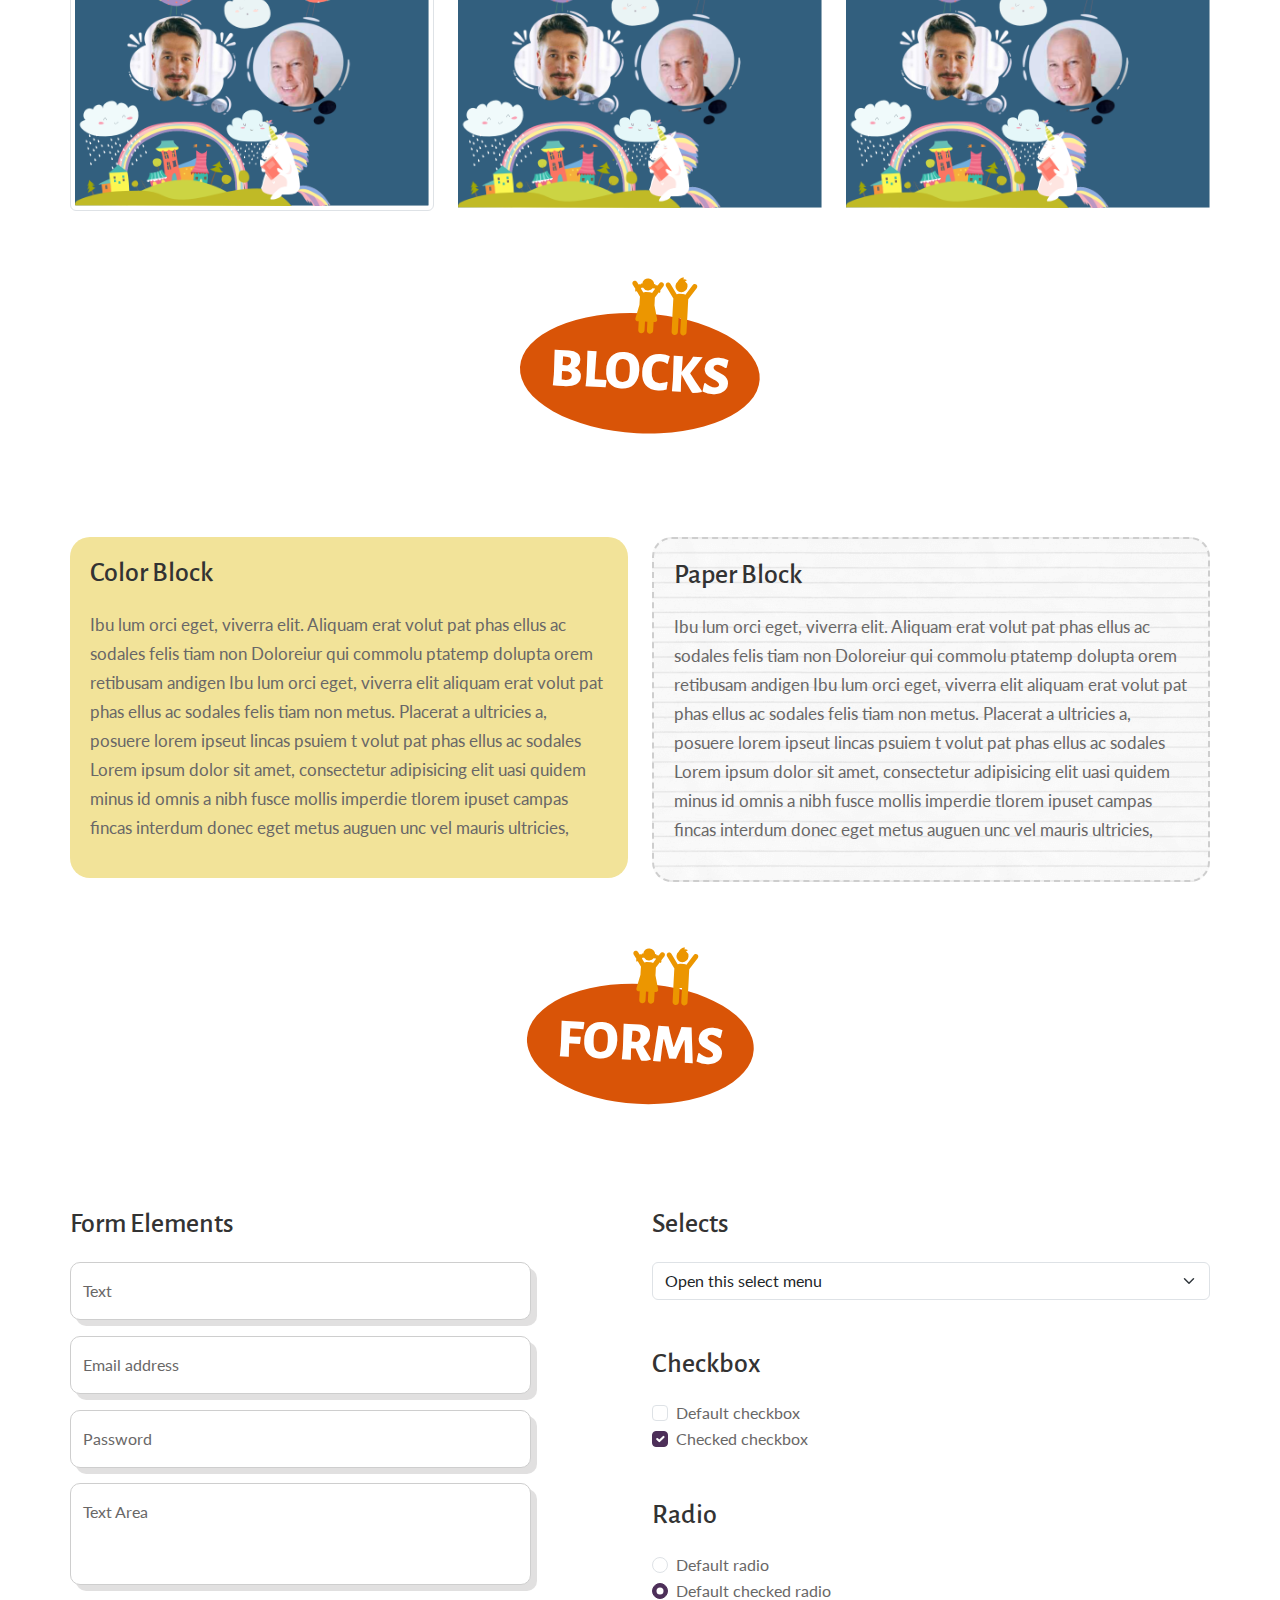
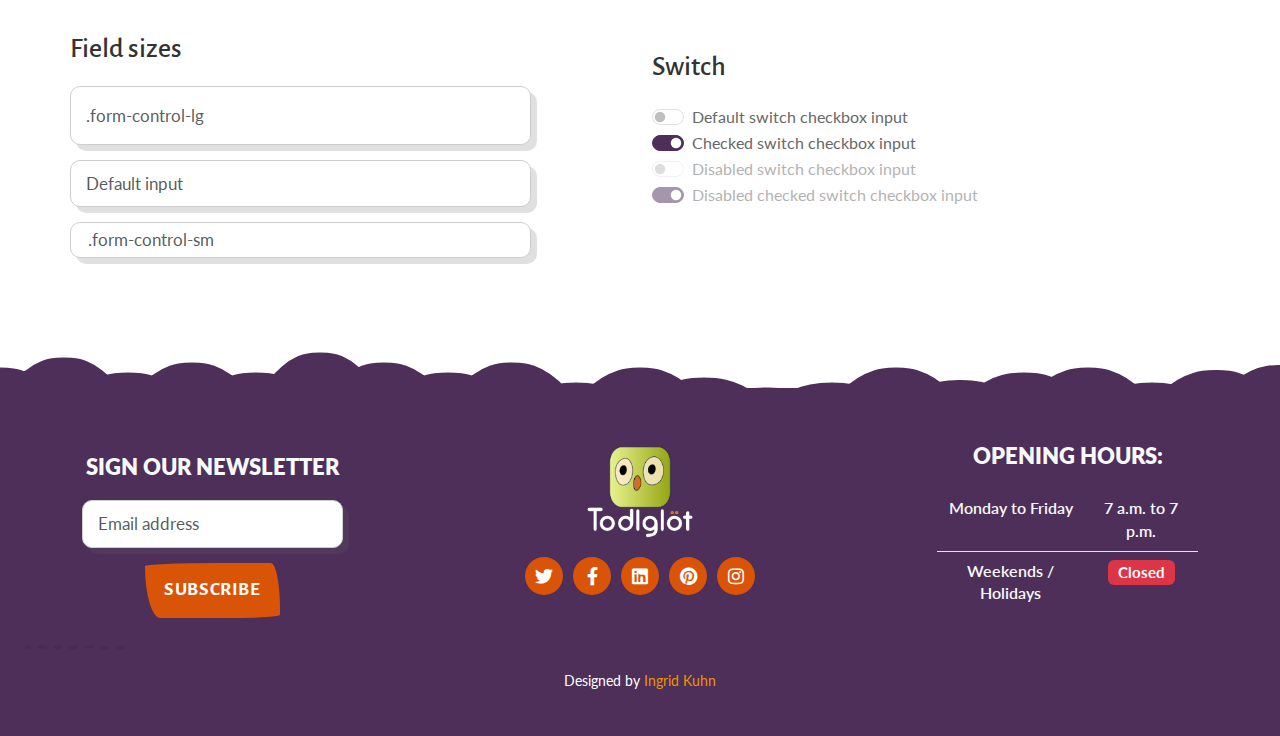
<file: elements-page.html>
<!DOCTYPE html>
<html lang="en">
   <head>
      <meta charset="utf-8">
      <!--[if IE]>
      <meta http-equiv="X-UA-Compatible" content="IE=edge">
      <![endif]-->
      <meta name="viewport" content="width=device-width, initial-scale=1, maximum-scale=1">
      <meta name="description" content="">
      <meta name="author" content="">
      <!-- Page title -->
      <title>Alphabet - Children One Page HTML5</title>
      <!--[if lt IE 9]>
      <script src="js/respond.js"></script>
      <![endif]-->
      <!-- Bootstrap Core CSS -->
      <link href="css/bootstrap.css" rel="stylesheet" type="text/css">
      <!-- Icon fonts -->
      <link href="fonts/fontawesome/css/all.min.css" rel="stylesheet" type="text/css">
      <link href="fonts/flaticons/flaticon.css" rel="stylesheet" type="text/css">
      <!-- Google fonts -->
      <link href='https://fonts.googleapis.com/css?family=Lato:400,700,800%7CAlegreya+Sans:700,900' rel='stylesheet' type='text/css'>
      <!-- Theme CSS -->
      <link href="css/style.css" rel="stylesheet">
      <!-- Color Style CSS -->
      <link href="styles/maincolors.css" rel="stylesheet">
      <!-- Plugins -->
      <link rel="stylesheet" href="css/plugins.css">
      <!-- Favicons-->
      <link rel="apple-touch-icon" sizes="72x72" href="/apple-touch-icon-72x72.png">
      <link rel="apple-touch-icon" sizes="114x114" href="/apple-touch-icon-114x114.png">
      <link rel="shortcut icon" href="favicon.png" type="image/x-icon">
   </head>
   <!-- Page width 'Boxed' of 'Full' -->
   <body id="page-top" class="full">
      <!-- Preloader-->
      <div id="preloader">
         <div class="preloader">
            <span></span>
            <span></span>
            <span></span>
            <span></span>
            <span></span>
         </div>
      </div>
      <!-- Navbar -->
      <nav class="navbar navbar-expand-xl fixed-top">
         <div class="container">
            <!-- Logo mobile-->
            <a class="navbar-brand-small page-scroll my-auto d-xl-none" href="/">
            <img src="img/logo.png"  alt="">
            </a>
            <div class="justify-content-lg-end">
               <!-- hamburger menu -->
               <button class="navbar-toggler" type="button" data-bs-toggle="collapse" data-bs-target="#nav-alphabet" aria-controls="nav-alphabet" aria-expanded="false" aria-label="Toggle navigation">
               <i class="fa fa-bars" aria-hidden="true"></i>
               </button>
            </div>
            <div class="collapse navbar-collapse" id="nav-alphabet">
               <ul class="navbar-nav mx-auto">
                  <li class="nav-item home">
                     <a class="nav-link" href="index.html#page-top">Home</a>
                  </li>
                  <li class="nav-item ">
                     <a class="nav-link" href="index.html#services">Services</a>
                  </li>
                  <li class="nav-item">
                     <a class="nav-link" href="index.html#about">About</a>
                  </li>
                  <li class="nav-item">
                     <a class="nav-link" href="index.html#team">Team</a>
                  </li>
                  <li class="nav-item">
                     <a class="nav-link" href="index.html#activities">Activities</a>
                  </li>
                  <!--desktop logo -->
                  <li class="nav-item d-none d-xl-block navbar-brand-centered ">
                     <a href="index.html#page-top">
                     <img src="img/logo.png"  alt="">
                     </a>
                  </li>
                  <!--/desktop logo -->
                  <li class="nav-item">
                     <a class="nav-link" href="index.html#gallery">Gallery</a>
                  </li>
                  <li class="nav-item dropdown">
                     <a class="nav-link dropdown-toggle blog-dropdown" href="#" id="sub-menu1" role="button" data-bs-toggle="dropdown" aria-expanded="false">
                     Blog
                     </a>
                     <ul class="dropdown-menu " aria-labelledby="sub-menu1">
                        <li><a class="dropdown-item" href="blog-home.html">Blog</a></li>
                        <li><a class="dropdown-item" href="blog-post.html">Blog Post</a></li>
                     </ul>
                  </li>
                  <!--/nav-item -->
                  <li class="nav-item">
                     <a class="nav-link" href="index.html#prices">Prices</a>
                  </li>
                  <li class="nav-item">
                     <a class="nav-link" href="index.html#contact">Contact</a>
                  </li>
                  <li class="nav-item dropdown">
                     <a class="nav-link dropdown-toggle page-dropdown active" href="#" id="sub-menu2" role="button" data-bs-toggle="dropdown" aria-expanded="false">
                     Pages
                     </a>
                     <ul class="dropdown-menu " aria-labelledby="sub-menu2">
                        <li><a class="dropdown-item" href="sidebar-page.html">Sidebar page</a></li>
                        <li><a class="dropdown-item" href="calendar-page.html">Calendar Page</a></li>
                        <li><a class="dropdown-item" href="index-video.html">Video Home page</a></li>
                        <li><a class="dropdown-item active" href="elements-page.html">Elements</a></li>
                     </ul>
                  </li>
                  <!--/nav-item -->
               </ul>
               <!--/navbar-nav -->
            </div>
            <!--/collapse -->
         </div>
         <!--/container -->
      </nav>
      <!--/navbar ends-->
      <div class="blog jumbotron">
         <div class="container">
            <div class="col-lg-6 col-centered text-center">
               <h1 class="text-light">Theme Elements</h1>
               <!-- Breadcrumb -->
               <nav aria-label="breadcrumb">
                  <ol class="breadcrumb">
                     <li class="breadcrumb-item"><a  href="index.html">Home</a></li>
                     <li class="breadcrumb-item active" aria-current="page">Elements</li>
                  </ol>
               </nav>
               <!-- /breadcrumb -->
            </div>
         </div>
         <!-- /.container -->
      </div>
      <!-- /jumbotron -->
      <!-- Clouds SVG Divider -->
      <svg id="deco-clouds2" class="head d-none d-md-block" xmlns="http://www.w3.org/2000/svg" version="1.1" width="100%" height="100" viewBox="0 0 100 100" preserveAspectRatio="none">
         <path d="M-5 100 Q 0 20 5 100 Z
            M0 100 Q 5 0 10 100
            M5 100 Q 10 30 15 100
            M10 100 Q 15 10 20 100
            M15 100 Q 20 30 25 100
            M20 100 Q 25 -10 30 100
            M25 100 Q 30 10 35 100
            M30 100 Q 35 30 40 100
            M35 100 Q 40 10 45 100
            M40 100 Q 45 50 50 100
            M45 100 Q 50 20 55 100
            M50 100 Q 55 40 60 100
            M55 100 Q 60 60 65 100
            M60 100 Q 65 50 70 100
            M65 100 Q 70 20 75 100
            M70 100 Q 75 45 80 100
            M75 100 Q 80 30 85 100
            M80 100 Q 85 20 90 100
            M85 100 Q 90 50 95 100
            M90 100 Q 95 25 100 100
            M95 100 Q 100 15 105 100 Z">
         </path>
      </svg>
      <!-- Parallax objects -->
      <div class="blog-object1 d-none d-lg-block" data-0="opacity:1;"
         data-start="transform:translatey(0%);"
         data-top="transform:translatey(-80%);">
         <!-- Image -->
         <img src="img/blogobject1.png" alt="">
      </div>
      <div class="blog-object2 d-none d-lg-block" data-0="opacity:1;"
         data-start="transform:translatey(0%);"
         data-top="transform:translatey(-80%);">
         <!-- Image -->
         <img src="img/blogobject2.png" alt="">
      </div>
      <div id="page" class="container">
         <!-- Extras -->
         <div class="col-lg-12">
            <!-- Basic elements -->
            <div class="section-heading">
               <h2>Basic Elements</h2>
            </div>
            <!-- /page-header -->
            <div class="row">
               <div class="col-lg-12">
                  <!-- Typography -->
                  <h3 class="subheader">Typography</h3>
                  <div class="row">
                     <div class="col-lg-6">
                        <h1>Header h1</h1>
                        <h2>Testing Header h2</h2>
                        <h3>Testing Header h3</h3>
                        <h4>Testing Header h4</h4>
                        <h5>Testing Header h5</h5>
                        <h6>Testing Header h6</h6>
                        <div class="section-heading">
                           <h2>Testing Section heading</h2>
                        </div>
                     </div>
                     <div class="col-lg-5 offset-lg-1">
                        <p class="text-primary">.text-primary</p>
                        <p class="text-secondary">.text-secondary</p>
                        <p class="text-success">.text-success</p>
                        <p class="text-danger">.text-danger</p>
                        <p class="text-warning bg-dark">.text-warning</p>
                        <p class="text-info bg-dark">.text-info</p>
                        <p class="text-light bg-dark">.text-light</p>
                        <p class="text-dark">.text-dark</p>
                        <p class="text-body">.text-body</p>
                        <p class="text-muted">.text-muted</p>
                        <p class="text-white bg-dark">.text-white</p>
                        <p class="text-black-50">.text-black-50</p>
                        <p class="text-white-50 bg-dark">.text-white-50</p>
                     </div>
                  </div>
                  <!-- /row-->				
               </div>
               <!-- /col-->
            </div>
            <!--/row-->
            <div class="row mt-5">
               <div class="section-heading mt-5">
                  <h2>Extras</h2>
               </div>
               <div class="col-lg-4">
                  <h5 class="mt-5">Breadcrumbs</h5>
                  <!-- breadcrumb -->
                  <nav aria-label="breadcrumb">
                     <ol class="breadcrumb">
                        <li class="breadcrumb-item"><a  href="index.html">Home</a></li>
                        <li class="breadcrumb-item"><a  href="#">Page</a></li>
                        <li class="breadcrumb-item active" aria-current="page">Elements</li>
                     </ol>
                  </nav>
                  <!-- /breadcrumb -->
                  <!-- Pagination -->
                  <h5 class="mt-5">Pagination</h5>
                  <nav aria-label="Page navigation example">
                     <ul class="pagination">
                        <li class="page-item active"><a class="page-link" href="#">1</a></li>
                        <li class="page-item"><a class="page-link" href="#">2</a></li>
                        <li class="page-item"><a class="page-link" href="#">3</a></li>
                     </ul>
                  </nav>
                  <!-- Lists -->
                  <h5 class="mt-5">Basic list</h5>
                  <ul>
                     <li>Home</li>
                     <li>Products</li>
                     <li>About Us</li>
                     <li>Contact</li>
                  </ul>
                  <!--List Group-->
                  <h5 class="mt-5">List Group</h5>
                  <div class="list-group">
                     <a href="#" class="list-group-item list-group-item-action active" aria-current="true">
                     The current link item
                     </a>
                     <a href="#" class="list-group-item list-group-item-action">A second link item</a>
                     <a href="#" class="list-group-item list-group-item-action">A third link item</a>
                     <a href="#" class="list-group-item list-group-item-action">A fourth link item</a>
                     <a href="#" class="list-group-item list-group-item-action disabled" tabindex="-1">A disabled link item</a>
                  </div>
                  <h5 class="mt-5">Badges</h5>
                  <span class="badge rounded-pill bg-primary">Primary</span>
                  <span class="badge rounded-pill bg-secondary">Secondary</span>
                  <span class="badge rounded-pill bg-success">Success</span>
                  <span class="badge rounded-pill bg-danger">Danger</span>
                  <span class="badge rounded-pill bg-warning text-dark">Warning</span>
                  <span class="badge rounded-pill bg-info text-dark">Info</span>
                  <span class="badge rounded-pill bg-light text-dark">Light</span>
                  <span class="badge rounded-pill bg-dark">Dark</span>
                  <!--/col-md-2 -->							 
                  <!--Shadows -->
                  <h5 class="mt-5">Shadows</h5>
                  <div class="shadow-sm p-3 mb-5 bg-body rounded">Small shadow</div>
                  <div class="shadow p-3 mb-5 bg-body rounded">Regular shadow</div>
                  <div class="shadow-lg p-3 mb-5 bg-body rounded">Larger shadow</div>
               </div>
               <!-- /col-md-4 -->
               <div class="col-lg-7 offset-lg-1">
                  <!-- Tabs -->
                  <h5 class="mt-5">Tabs</h5>
                  <!--nav tabs -->
                  <ul class="nav nav-tabs justify-content-center" id="pills-tab" role="tablist">
                     <li class="nav-item" role="presentation">
                        <button class="nav-link active" id="pills-1-tab" data-bs-toggle="pill" data-bs-target="#pills-1" type="button" role="tab"  aria-selected="true">Tab 1</button>
                     </li>
                     <!--/nav-item -->
                     <li class="nav-item" role="presentation">
                        <button class="nav-link" id="pills-2-tab" data-bs-toggle="pill" data-bs-target="#pills-2" type="button" role="tab"  aria-selected="false">Tab 2</button>
                     </li>
                     <!--/nav-item -->
                     <li class="nav-item" role="presentation">
                        <button class="nav-link" id="pills-3-tab" data-bs-toggle="pill" data-bs-target="#pills-3" type="button" role="tab" aria-selected="false">Tab 3</button>
                     </li>
                     <!--/nav-item -->
                  </ul>
                  <!--/nav-tabs -->
                  <div class="tab-content color_block" id="pills-tabContent">
                     <div class="tab-pane  show active" id="pills-1" role="tabpanel" aria-labelledby="pills-1-tab">
                        <h4>Tab 1</h4>
                        <p>Felis tiam non metus Placerat a ultricies a, posuere lorem ipseut lincas psuiem t volut pat phas ellus ac sodales Lorem ipsum dolor sit amet, consectetur adipisicing elit uasi quidem minus id omnis a nibh fusce mollis imperdie tlorem ipuset campas fincas interdum donec eget metus auguen unc vel mauris ultricies, vest ibulum orci eget usce mollis imperdiet interdum donec eget metus auguen unc vel lorem ispuet Ibu lum orci eget, viverra elit l</p>
                     </div>
                     <!--/tab-pane -->
                     <div class="tab-pane " id="pills-2" role="tabpanel" aria-labelledby="pills-2-tab">
                        <h4>Tab 2</h4>
                        <p>Felis tiam non metus Placerat a ultricies a.</p>
                        <p>																	 posuere lorem ipseut lincas psuiem t volut pat phas ellus ac sodales Lorem ipsum dolor sit amet, consectetur adipisicing elit uasi quidem minus id omnis a nibh fusce mollis imperdie tlorem ipuset campas fincas interdum donec eget metus auguen unc vel mauris ultricies, vest ibulum orci eget usce mollis imperdiet interdum donec eget metus auguen unc vel lorem ispuet Ibu lum orci eget, viverra elit l</p>
                     </div>
                     <!--/tab-pane -->
                     <div class="tab-pane" id="pills-3" role="tabpanel" aria-labelledby="pills-3-tab">
                        <h4>Tab 3</h4>
                        <p>Felis tiam non metus Placerat a ultricies a, posuere lorem ipseut lincas psuiem t volut pat phas ellus ac sodales Lorem ipsum dolor sit amet, consectetur adipisicing elit uasi quidem minus id omnis a nibh fusce mollis imperdie tlorem ipuset campas fincas interdum donec eget metus auguen unc vel mauris ultricies, vest ibulum orci eget usce mollis imperdiet interdum donec eget metus auguen unc vel lorem ispuet Ibu lum orci eget, viverra elit l</p>
                     </div>
                     <!--/tab-pane -->
                  </div>
                  <!--/tab-content -->
                  <!-- Pills -->
                  <h5 class="mt-5">Pills</h5>
                  <ul class="nav nav-pills">
                     <li class="nav-item">
                        <a class="nav-link active" aria-current="page" href="#">Active link</a>
                     </li>
                     <li class="nav-item">
                        <a class="nav-link" href="#">Link here</a>
                     </li>
                     <li class="nav-item">
                        <a class="nav-link" href="#">Link here</a>
                     </li>
                  </ul>
                  <!-- Accordions -->
                  <h5 class="mt-5">Accordions</h5>
                  <div class="accordion" id="accordionExample">
                     <!--accordion item -->
                     <div class="accordion-item">
                        <h4 class="accordion-header" id="headingOne">
                           <button class="accordion-button" type="button" data-bs-toggle="collapse" data-bs-target="#collapseOne" aria-expanded="true" aria-controls="collapseOne">
                           Activities
                           </button>
                        </h4>
                        <div id="collapseOne" class="accordion-collapse collapse show" aria-labelledby="headingOne" data-bs-parent="#accordionExample">
                           <div class="accordion-body">
                              <p>Aenean ut ex leo. Nulla faucibus turpis sit amet turpis mattis vestibulum et vel enim. Suspendisse magna magna, consectetur at erat non, mattis aliquet elit. </p>
                           </div>
                        </div>
                     </div>
                     <!--accordion item -->
                     <div class="accordion-item">
                        <h4 class="accordion-header" id="headingTwo">
                           <button class="accordion-button collapsed" type="button" data-bs-toggle="collapse" data-bs-target="#collapseTwo" aria-expanded="false" aria-controls="collapseTwo">
                           Age Group
                           </button>
                        </h4>
                        <div id="collapseTwo" class="accordion-collapse collapse" aria-labelledby="headingTwo" data-bs-parent="#accordionExample">
                           <div class="accordion-body">
                              <p>Vivamus finibus lorem diam, sit amet facilisis tellus placerat Aliquam porttitor ut lectus eget imperdiet. Aenean ut ex leo. Nulla faucibus turpis sit amet turpis mattis vestibulum et vel enim. Suspendisse magna magna, consectetur at erat non, mattis aliquet elit. </p>
                              <p>Fusce at nibh lacinia orci dictum euismod. Praesent vel nisl in quam commodo tristique.
                              </p>
                           </div>
                        </div>
                     </div>
                     <!--accordion item -->
                     <div class="accordion-item">
                        <h4 class="accordion-header" id="headingThree">
                           <button class="accordion-button collapsed" type="button" data-bs-toggle="collapse" data-bs-target="#collapseThree" aria-expanded="false" aria-controls="collapseTwo">
                           Timetable
                           </button>
                        </h4>
                        <div id="collapseThree" class="accordion-collapse collapse" aria-labelledby="headingTwo" data-bs-parent="#accordionExample">
                           <div class="accordion-body">
                              <p>Vivamus finibus lorem diam, sit amet facilisis tellus placerat Aliquam porttitor ut lectus eget imperdiet. Aenean ut ex leo. Nulla faucibus turpis sit amet turpis mattis vestibulum et vel enim. Suspendisse magna magna, consectetur at erat non, mattis aliquet elit. </p>
                              <p>Fusce at nibh lacinia orci dictum euismod. Praesent vel nisl in quam commodo tristique.
                              </p>
                           </div>
                        </div>
                     </div>
                     <!--/accordion item -->
                  </div>
                  <!--/accordion -->
                  <!-- buttons -->
                  <h5 class="mt-5">Buttons</h5>
                  <a href="#" class="btn btn-primary">Primary</a>
                  <a href="#" class="btn btn-secondary">Secondary</a>								 
                  <div class="dropdown">
                     <a class="btn btn-primary dropdown-toggle" href="#" role="button" id="dropdownMenuLink" data-bs-toggle="dropdown" aria-expanded="false">
                     Dropdown link
                     </a>
                     <ul class="dropdown-menu" aria-labelledby="dropdownMenuLink">
                        <li><a class="dropdown-item" href="#">Action</a></li>
                        <li><a class="dropdown-item" href="#">Another action</a></li>
                        <li><a class="dropdown-item" href="#">Something else here</a></li>
                     </ul>
                  </div>
               </div>
               <!-- /col-lg- -->
            </div>
            <!--/row-->
            <div class="row">
               <!--Alerts -->
               <h5 class="mt-5">Alerts</h5>
               <div class="col-lg-3">
                  <!-- Closeable Alert -->
                  <div class="alert alert-success">
                     <strong>Success!</strong> Indicates a positive informative change or action
                  </div>
               </div>
               <div class="col-lg-3">
                  <!-- Alert Info -->
                  <div class="alert alert-info">
                     <strong>Info!</strong> Indicates a neutral informative change or action.
                  </div>
               </div>
               <div class="col-lg-3">
                  <!-- Warning Alert -->
                  <div class="alert alert-warning">
                     <strong>Warning!</strong> Indicates a warning that might need attention.
                  </div>
               </div>
               <div class="col-lg-3">
                  <!-- Danger Alert -->
                  <div class="alert alert-danger">
                     <strong>Danger!</strong> Indicates a dangerous or potentially negative action.
                  </div>
               </div>
            </div>
            <!--/row-->
            <div class="row">
               <!-- Tables -->
               <h5 class="mt-5">Tables</h5>
               <table class="table table-bordered table-striped table-hover">
                  <thead>
                     <tr>
                        <th>#</th>
                        <th>First Name</th>
                        <th>Last Name</th>
                        <th>Username</th>
                     </tr>
                  </thead>
                  <tbody>
                     <tr>
                        <td>1</td>
                        <td>Mark</td>
                        <td>Otto</td>
                        <td>@mdo</td>
                     </tr>
                     <tr>
                        <td>2</td>
                        <td>Jacob</td>
                        <td>Thornton</td>
                        <td>@fat</td>
                     </tr>
                     <tr>
                        <td>3</td>
                        <td>Larry</td>
                        <td>the Bird</td>
                        <td>@twitter</td>
                     </tr>
                  </tbody>
               </table>
            </div>
            <!-- /row -->
            <div class="row">
               <div class="col-lg-12 mt-5">
                  <!-- Children Icons -->
                  <h5 class="mt-5">Children Icons</h5>
                  <div class="glyph">
                     <div class="glyph-icon flaticon-alphabet"></div>
                  </div>
                  <div class="glyph">
                     <div class="glyph-icon flaticon-animals"></div>
                  </div>
                  <div class="glyph">
                     <div class="glyph-icon flaticon-back"></div>
                  </div>
                  <div class="glyph">
                     <div class="glyph-icon flaticon-book"></div>
                  </div>
                  <div class="glyph">
                     <div class="glyph-icon flaticon-book-1"></div>
                  </div>
                  <div class="glyph">
                     <div class="glyph-icon flaticon-clip"></div>
                  </div>
                  <div class="glyph">
                     <div class="glyph-icon flaticon-clock"></div>
                  </div>
                  <div class="glyph">
                     <div class="glyph-icon flaticon-folder"></div>
                  </div>
                  <div class="glyph">
                     <div class="glyph-icon flaticon-fruit"></div>
                  </div>
                  <div class="glyph">
                     <div class="glyph-icon flaticon-game"></div>
                  </div>
                  <div class="glyph">
                     <div class="glyph-icon flaticon-gestures"></div>
                  </div>
                  <div class="glyph">
                     <div class="glyph-icon flaticon-hat"></div>
                  </div>
                  <div class="glyph">
                     <div class="glyph-icon flaticon-interface"></div>
                  </div>
                  <div class="glyph">
                     <div class="glyph-icon flaticon-left"></div>
                  </div>
                  <div class="glyph">
                     <div class="glyph-icon flaticon-music"></div>
                  </div>
                  <div class="glyph">
                     <div class="glyph-icon flaticon-people"></div>
                  </div>
                  <div class="glyph">
                     <div class="glyph-icon flaticon-people-1"></div>
                  </div>
                  <div class="glyph">
                     <div class="glyph-icon flaticon-people-2"></div>
                  </div>
                  <div class="glyph">
                     <div class="glyph-icon flaticon-people-3"></div>
                  </div>
                  <div class="glyph">
                     <div class="glyph-icon flaticon-people-4"></div>
                  </div>
                  <div class="glyph">
                     <div class="glyph-icon flaticon-people-5"></div>
                  </div>
                  <div class="glyph">
                     <div class="glyph-icon flaticon-people-6"></div>
                  </div>
                  <div class="glyph">
                     <div class="glyph-icon flaticon-people-7"></div>
                  </div>
                  <div class="glyph">
                     <div class="glyph-icon flaticon-people-8"></div>
                  </div>
                  <div class="glyph">
                     <div class="glyph-icon flaticon-people-9"></div>
                  </div>
                  <div class="glyph">
                     <div class="glyph-icon flaticon-person"></div>
                  </div>
                  <div class="glyph">
                     <div class="glyph-icon flaticon-person-1"></div>
                  </div>
                  <div class="glyph">
                     <div class="glyph-icon flaticon-school"></div>
                  </div>
                  <div class="glyph">
                     <div class="glyph-icon flaticon-school-1"></div>
                  </div>
                  <div class="glyph">
                     <div class="glyph-icon flaticon-school-2"></div>
                  </div>
                  <div class="glyph">
                     <div class="glyph-icon flaticon-school-3"></div>
                  </div>
                  <div class="glyph">
                     <div class="glyph-icon flaticon-school-4"></div>
                  </div>
                  <div class="glyph">
                     <div class="glyph-icon flaticon-smile"></div>
                  </div>
                  <div class="glyph">
                     <div class="glyph-icon flaticon-symbol"></div>
                  </div>
                  <div class="glyph">
                     <div class="glyph-icon flaticon-symbols"></div>
                  </div>
                  <div class="glyph">
                     <div class="glyph-icon flaticon-tool"></div>
                  </div>
                  <div class="glyph">
                     <div class="glyph-icon flaticon-tool-1"></div>
                  </div>
                  <div class="glyph">
                     <div class="glyph-icon flaticon-transport"></div>
                  </div>
                  <div class="glyph">
                     <div class="glyph-icon flaticon-two"></div>
                  </div>
                  <div class="glyph">
                     <div class="glyph-icon flaticon-two-1"></div>
                  </div>
               </div>
            </div>
            <!-- /row -->
         </div>
         <!-- /col-lg-12 -->
         <!-- IMAGES -->
         <div class="row  mt-5">
            <div class="section-heading mt-5">
               <h2>Images</h2>
            </div>
            <div class="col-lg-4 col-md-4">
               <!-- Curved image -->
               <h5>Curved Image</h5>
               <img src="img/teammain.jpg" class="img-curved img-fluid" alt="">
            </div>
            <div class="col-lg-4 col-md-4">
               <!-- Circle image -->
               <h5>Circle Image</h5>
               <img src="img/teammain.jpg" class="rounded-circle img-fluid" alt="">
            </div>
            <div class="col-lg-4 col-md-4">
               <!-- Rounded image -->
               <h5>Rounded Image</h5>
               <img src="img/teammain.jpg" class="rounded img-fluid" alt="">
            </div>
         </div>
         <div class="row">
            <div class="col-lg-4 col-md-4">
               <!-- rounded image -->
               <h5 class="mt-5">Thumbnail Image</h5>
               <img src="img/teammain.jpg" class="img-thumbnail img-fluid" alt="">
            </div>
            <div class="col-lg-4 col-md-4">
               <!-- Gradient Hover  image -->
               <h5 class="mt-5">Gradient Hover Effect</h5>
               <div class="img-effect">
                  <img src="img/teammain.jpg" class="img-fluid" alt="">
               </div>
            </div>
            <div class="col-lg-4 col-md-4">
               <!-- Zoom Hover  image -->
               <h5 class="mt-5">Zoom Hover Effect</h5>
               <div class="img-effect no-grad">
                  <img src="img/teammain.jpg" class="img-fluid" alt="">
               </div>
            </div>
         </div>
         <!--/row -->
         <!-- BLOCKS -->
         <div class="row mt-5">
            <div class="section-heading mt-5">
               <h2>Blocks</h2>
            </div>
            <div class="col-lg-6 col-md-6">
               <!-- Color Block -->                  
               <div class="color_block">
                  <h5>Color Block</h5>
                  <p>Ibu lum orci eget, viverra elit. Aliquam erat volut pat phas ellus ac sodales felis tiam non Doloreiur qui commolu ptatemp dolupta orem retibusam andigen Ibu lum orci eget, viverra elit aliquam erat volut pat phas ellus ac sodales felis tiam non metus. Placerat a ultricies a, posuere lorem ipseut lincas psuiem t volut pat phas ellus ac sodales Lorem ipsum dolor sit amet, consectetur adipisicing elit uasi quidem minus id omnis a nibh fusce mollis imperdie tlorem ipuset campas fincas interdum donec eget metus auguen unc vel mauris ultricies, 
                  </p>
               </div>
            </div>
            <div class="col-lg-6 col-md-6 res-margin">
               <!-- Paper Block -->                  
               <div class="paper_block">
                  <h5>Paper Block</h5>
                  <p>Ibu lum orci eget, viverra elit. Aliquam erat volut pat phas ellus ac sodales felis tiam non Doloreiur qui commolu ptatemp dolupta orem retibusam andigen Ibu lum orci eget, viverra elit aliquam erat volut pat phas ellus ac sodales felis tiam non metus. Placerat a ultricies a, posuere lorem ipseut lincas psuiem t volut pat phas ellus ac sodales Lorem ipsum dolor sit amet, consectetur adipisicing elit uasi quidem minus id omnis a nibh fusce mollis imperdie tlorem ipuset campas fincas interdum donec eget metus auguen unc vel mauris ultricies, 
                  </p>
               </div>
            </div>
         </div>
         <!-- /row -->
		     <div class="row mt-5">
       <div class="section-heading mt-5">
         <h2>Forms</h2>
      </div>
      <div class="col-lg-5 col-md-12">
         <!-- Forms -->
         <h5>Form Elements</h5>
         <div class="form-floating mb-3">
            <input type="text" class="form-control" id="floatingInput" placeholder="text">
            <label for="floatingInput">Text</label>
         </div>
         <div class="form-floating mb-3">
            <input type="email" class="form-control" id="floatingInput2" placeholder="name@example.com">
            <label for="floatingInput2">Email address</label>
         </div>
         <div class="form-floating">
            <input type="password" class="form-control" id="floatingPassword" placeholder="Password">
            <label for="floatingPassword">Password</label>
         </div>
         <div class="form-floating mt-2">
            <textarea class="form-control" placeholder="Leave a comment here" id="floatingTextarea"></textarea>
            <label for="floatingTextarea">Text Area</label>
         </div>
         <!-- Forms -->
         <h5 class="mt-5">Field sizes</h5>
         <input class="form-control form-control-lg" type="text" placeholder=".form-control-lg" aria-label=".form-control-lg example">
         <input class="form-control" type="text" placeholder="Default input" aria-label="default input example">
         <input class="form-control form-control-sm" type="text" placeholder=".form-control-sm" aria-label=".form-control-sm example">
      </div>
      <!--/col-lg-6-->
      <div class="offset-lg-1 col-lg-6">
         <!-- selects-->
         <h5>Selects</h5>
         <select class="form-select" aria-label="Default select example">
            <option selected>Open this select menu</option>
            <option value="1">One</option>
            <option value="2">Two</option>
            <option value="3">Three</option>
         </select>
         <h5 class="mt-5">Checkbox</h5>
         <div class="form-check">
            <input class="form-check-input" type="checkbox" value="" id="flexCheckDefault">
            <label class="form-check-label" for="flexCheckDefault">
            Default checkbox
            </label>
         </div>
         <div class="form-check">
            <input class="form-check-input" type="checkbox" value="" id="flexCheckChecked" checked>
            <label class="form-check-label" for="flexCheckChecked">
            Checked checkbox
            </label>
         </div>
         <h5 class="mt-5">Radio</h5>
         <div class="form-check">
            <input class="form-check-input" type="radio" name="flexRadioDefault" id="flexRadioDefault1">
            <label class="form-check-label" for="flexRadioDefault1">
            Default radio
            </label>
         </div>
         <div class="form-check">
            <input class="form-check-input" type="radio" name="flexRadioDefault" id="flexRadioDefault2" checked>
            <label class="form-check-label" for="flexRadioDefault2">
            Default checked radio
            </label>
         </div>
         <h5 class="mt-5">Switch</h5>
         <div class="form-check form-switch">
            <input class="form-check-input" type="checkbox" id="flexSwitchCheckDefault">
            <label class="form-check-label" for="flexSwitchCheckDefault">Default switch checkbox input</label>
         </div>
         <div class="form-check form-switch">
            <input class="form-check-input" type="checkbox" id="flexSwitchCheckChecked" checked>
            <label class="form-check-label" for="flexSwitchCheckChecked">Checked switch checkbox input</label>
         </div>
         <div class="form-check form-switch">
            <input class="form-check-input" type="checkbox" id="flexSwitchCheckDisabled" disabled>
            <label class="form-check-label" for="flexSwitchCheckDisabled">Disabled switch checkbox input</label>
         </div>
         <div class="form-check form-switch">
            <input class="form-check-input" type="checkbox" id="flexSwitchCheckCheckedDisabled" checked disabled>
            <label class="form-check-label" for="flexSwitchCheckCheckedDisabled">Disabled checked switch checkbox input</label>
         </div>
      </div>
      <!--/col-lg- -->
   </div>
   <!--/row-->
      </div>
      <!-- /page -->
      <!-- Footer -->	
      <div id="footer-divider" class="container-fluid cloud-divider white">
         <!-- Clouds SVG Divider -->	
         <svg id="deco-clouds" xmlns="http://www.w3.org/2000/svg" version="1.1" width="100%" height="100" viewBox="0 0 100 100" preserveAspectRatio="none">
            <path d="M-5 100 Q 0 20 5 100 Z
               M0 100 Q 5 0 10 100
               M5 100 Q 10 30 15 100
               M10 100 Q 15 10 20 100
               M15 100 Q 20 30 25 100
               M20 100 Q 25 -10 30 100
               M25 100 Q 30 10 35 100
               M30 100 Q 35 30 40 100
               M35 100 Q 40 10 45 100
               M40 100 Q 45 50 50 100
               M45 100 Q 50 20 55 100
               M50 100 Q 55 40 60 100
               M55 100 Q 60 60 65 100
               M60 100 Q 65 50 70 100
               M65 100 Q 70 20 75 100
               M70 100 Q 75 45 80 100
               M75 100 Q 80 30 85 100
               M80 100 Q 85 20 90 100
               M85 100 Q 90 50 95 100
               M90 100 Q 95 25 100 100
               M95 100 Q 100 15 105 100 Z">
            </path>
         </svg>
      </div>
      <footer>
         <div class="container">
            <div class="row">
               <!-- Newsletter -->
               <div class="col-lg-3 text-center res-margin my-auto">
                  <h6 class="text-light">Sign our Newsletter</h6>
                  <!-- Begin Mailchimp Signup Form -->
                  <div id="mc_embed_signup">
                     <!-- change your mailchimp URL below -->
                     <form action="//yourlist.us12.list-manage.com/subscribe/post?u=04e646927a196552aaee78a7b&amp;id=111" method="post" id="mc-embedded-subscribe-form" name="mc-embedded-subscribe-form" class="validate" target="_blank" novalidate>
                        <div id="mc_embed_signup_scroll">
                           <div class="mc-field-group">
                              <input type="email" value="" name="EMAIL" placeholder="Email address" class="form-control required email" id="mce-EMAIL">
                           </div>
                           <div id="mce-responses" class="clear foot">
                              <div class="response mt-2" id="mce-error-response" ></div>
                              <div class="response alert alert-success mt-2" id="mce-success-response"></div>
                           </div>
                           <div class="optionalParent">
                              <div class="clear foot">
                                 <input type="submit" class="btn btn-primary" value="Subscribe" name="subscribe" id="mc-embedded-subscribe">
                              </div>
                           </div>
                        </div>
                     </form>
                  </div>
                  <!--End mc_embed_signup-->
               </div>
               <!-- /col-lg -->
               <!-- Bottom Credits -->
               <div class="col-lg-6 res-margin my-auto">
                  <a href="#page-top"><img src="img/logo.png"  alt="" class="d-block mx-auto"></a>
                  <!-- social-icons -->	
                  <div class="social-media text-center mt-3">
                     <a href="#" title=""><i class="fa-brands fa-twitter"></i></a>
                     <a href="#" title=""><i class="fa-brands fa-facebook-f"></i></a>
                     <a href="#" title=""><i class="fa-brands fa-linkedin"></i></a>
                     <a href="#" title=""><i class="fa-brands fa-pinterest"></i></a>
                     <a href="#" title=""><i class="fa-brands fa-instagram"></i></a>
                  </div>
               </div>
               <!-- /col-lg- -->
               <!-- Opening Hours -->
               <div class="col-lg-3 my-auto text-center">
                  <!-- Sign-->
                  <h6 class="text-light">Opening Hours:</h6>
                  <!-- Table-->
                  <table class="table">
                     <tbody>
                        <tr class="text-light">
                           <td>Monday to Friday</td>
                           <td>7 a.m. to 7 p.m.</td>
                        </tr>
                        <tr class="text-light">
                           <td>Weekends / Holidays</td>
                           <td><span class="badge bg-danger m-0">Closed</span></td>
                        </tr>
                     </tbody>
                  </table>
               </div>
               <!-- /col-lg- -->
            </div>
            <!-- / row -->
         </div>
         <!-- / container -->
         <hr>
         <p class="credits">Designed by  <a href="http://www.ingridkuhn.com">Ingrid Kuhn</a></p>
         <!-- /container -->
         <!-- Go To Top Link -->
         <div class="page-scroll d-none d-lg-block">
            <a href="#page-top" class="back-to-top"><i class="fa fa-angle-up"></i></a>
         </div>
      </footer>
      <!-- /footer ends -->
      <!-- Core JavaScript Files -->
      <script src="js/jquery.min.js"></script>
      <script src="js/bootstrap.min.js"></script>
      <!-- Main Js -->
      <script src="js/main.js"></script>
      <!--Other Plugins -->
      <script src="js/plugins.js"></script>
   </body>
</html>
</file>
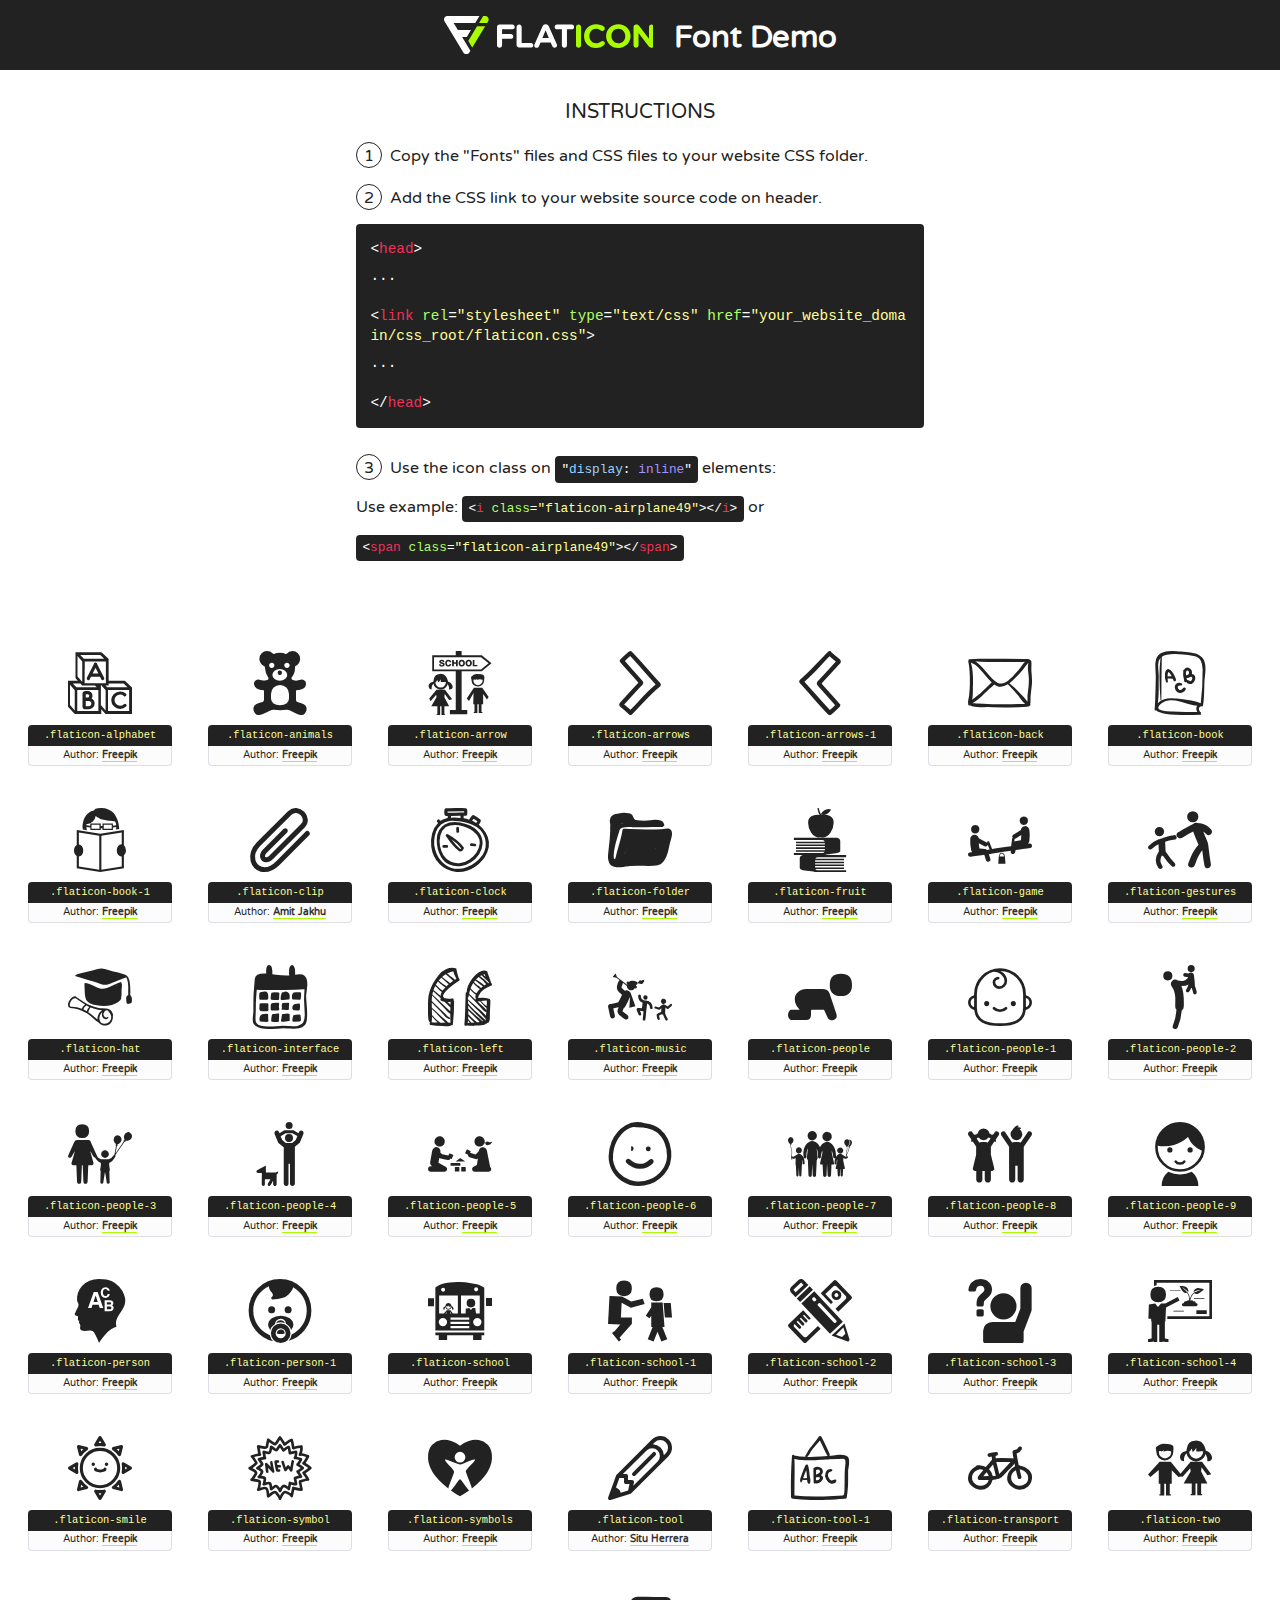
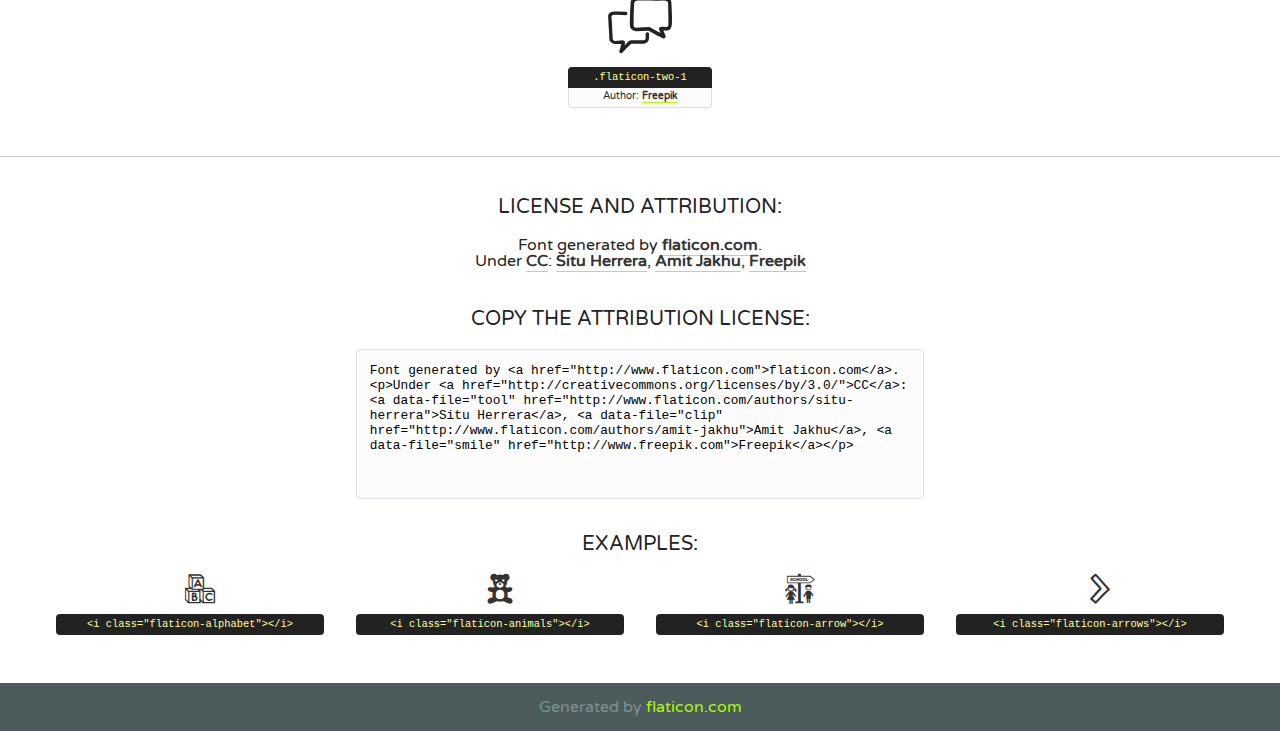
<file: fonts/flaticons/flaticon.html>
<!DOCTYPE html>
<!--
  Flaticon icon font: Flaticon
  Creation date: 15/03/2016 20:45
-->
<html>
<!DOCTYPE html>
<html>

<head>
    <title>Flaticon WebFont</title>
    <link href="http://fonts.googleapis.com/css?family=Varela+Round" rel="stylesheet" type="text/css" />
    <link rel="stylesheet" type="text/css" href="flaticon.css">
    <meta charset="UTF-8">
    <style>
    html, body, div, span, applet, object, iframe,
    h1, h2, h3, h4, h5, h6, p, blockquote, pre,
    a, abbr, acronym, address, big, cite, code,
    del, dfn, em, img, ins, kbd, q, s, samp,
    small, strike, strong, sub, sup, tt, var,
    b, u, i, center,
    dl, dt, dd, ol, ul, li,
    fieldset, form, label, legend,
    table, caption, tbody, tfoot, thead, tr, th, td,
    article, aside, canvas, details, embed, 
    figure, figcaption, footer, header, hgroup, 
    menu, nav, output, ruby, section, summary,
    time, mark, audio, video {
        margin: 0;
        padding: 0;
        border: 0;
        font-size: 100%;
        font: inherit;
        vertical-align: baseline;
    }
    /* HTML5 display-role reset for older browsers */
    article, aside, details, figcaption, figure, 
    footer, header, hgroup, menu, nav, section {
        display: block;
    }
    body {
        line-height: 1;
    }
    ol, ul {
        list-style: none;
    }
    blockquote, q {
        quotes: none;
    }
    blockquote:before, blockquote:after,
    q:before, q:after {
        content: '';
        content: none;
    }
    table {
        border-collapse: collapse;
        border-spacing: 0;
    }
    body {
        font-family: 'Varela Round', Helvetica, Arial, sans-serif;
        font-size: 16px;
        color: #222;
    }
    a {
        color: #333;
        border-bottom: 1px solid #a9fd00;
        font-weight: bold;
        text-decoration: none;
    }
    * {
        -moz-box-sizing: border-box;
        -webkit-box-sizing: border-box;
        box-sizing: border-box;
        margin: 0;
        padding: 0;
    }
    [class^="flaticon-"]:before, [class*=" flaticon-"]:before, [class^="flaticon-"]:after, [class*=" flaticon-"]:after {
        font-family: Flaticon;
        font-size: 30px;
        font-style: normal;
        margin-left: 20px;
        color: #333;
    }
    .wrapper {
        max-width: 600px;
        margin: auto;
        padding: 0 1em;
    }
    .title {
        font-size: 1.25em;
        text-align: center;
        margin-bottom: 1em;
        text-transform: uppercase;
    }
    header {
        text-align: center;
        background-color: #222;
        color: #fff;
        padding: 1em;
    }
    header .logo {
        width: 210px;
        height: 38px;
        display: inline-block;
        vertical-align: middle;
        margin-right: 1em;
        border: none;
    }
    header strong {
        font-size: 1.95em;
        font-weight: bold;
        vertical-align: middle;
        margin-top: 5px;
        display: inline-block;
    }
    .demo {
        margin: 2em auto;
        line-height: 1.25em;
    }
    .demo ul li {
        margin-bottom: 1em;
    }
    .demo ul li .num {
        color: #222;
        border-radius: 20px;
        display: inline-block;
        width: 26px;
        padding: 3px;
        height: 26px;
        text-align: center;
        margin-right: 0.5em;
        border: 1px solid #222;
    }
    .demo ul li code {
        background-color: #222;
        border-radius: 4px;
        padding: 0.25em 0.5em;
        display: inline-block;
        color: #fff;
        font-family: Consolas,Monaco,Lucida Console,Liberation Mono,DejaVu Sans Mono,Bitstream Vera Sans Mono,Courier New, monospace;
        font-weight: lighter;
        margin-top: 1em;
        font-size: 0.8em;
        word-break: break-all;
    }
    .demo ul li code.big {
        padding: 1em;
        font-size: 0.9em;
    }
    .demo ul li code .red {
        color: #EF3159;
    }
    .demo ul li code .green {
        color: #ACFF65;
    }
    .demo ul li code .yellow {
        color: #FFFF99;
    }
    .demo ul li code .blue {
        color: #99D3FF;
    }
    .demo ul li code .purple {
        color: #A295FF;
    }
    .demo ul li code .dots {
        margin-top: 0.5em;
        display: block;
    }
    #glyphs {
        border-bottom: 1px solid #ccc;
        padding: 2em 0;
        text-align: center;
    }
    .glyph {
        display: inline-block;
        width: 9em;
        margin: 1em;
        text-align: center;
        vertical-align: top;
        background: #FFF;
    }
    .glyph .glyph-icon {
        padding: 10px;
        display: block;
        font-family:"Flaticon";
        font-size: 64px;
        line-height: 1;
    }
    .glyph .glyph-icon:before {
        font-size: 64px;
        color: #222;
        margin-left: 0;
    }
    .class-name {
        font-size: 0.65em;
        background-color: #222;
        color: #fff;
        border-radius: 4px 4px 0 0;
        padding: 0.5em;
        color: #FFFF99;
        font-family: Consolas,Monaco,Lucida Console,Liberation Mono,DejaVu Sans Mono,Bitstream Vera Sans Mono,Courier New, monospace;
    }
    .author-name {
        font-size: 0.6em;
        background-color: #fcfcfd;
        border: 1px solid #DEDEE4;
        border-top: 0;
        border-radius: 0 0 4px 4px;
        padding: 0.5em;
    }
    .class-name:last-child {
        font-size: 10px;
        color:#888;
    }
    .class-name:last-child a {
        font-size: 10px;
        color:#555;
    }
    .class-name:last-child a:hover {
        color:#a9fd00;
    }
    .glyph > input {
        display: block;
        width: 100px;
        margin: 5px auto;
        text-align: center;
        font-size: 12px;
        cursor: text;
    }
    .glyph > input.icon-input {
        font-family:"Flaticon";
        font-size: 16px;
        margin-bottom: 10px;
    }
    .attribution .title {
        margin-top: 2em;
    }
    .attribution textarea {
        background-color: #fcfcfd;
        padding: 1em;
        border: none;
        box-shadow: none;
        border: 1px solid #DEDEE4;
        border-radius: 4px;
        resize: none;
        width: 100%;
        height: 150px;
        font-size: 0.8em;
        font-family: Consolas,Monaco,Lucida Console,Liberation Mono,DejaVu Sans Mono,Bitstream Vera Sans Mono,Courier New, monospace;
        -webkit-appearance: none;
    }
    .iconsuse {
        margin: 2em auto;
        text-align: center;
        max-width: 1200px;
    }
    .iconsuse:after {
        content: '';
        display: table;
        clear: both;
    }
    .iconsuse .image {
        float: left;
        width: 25%;
        padding: 0 1em;
    }
    .iconsuse .image p {
        margin-bottom: 1em;
    }
    .iconsuse .image span {
        display: block;
        font-size: 0.65em;
        background-color: #222;
        color: #fff;
        border-radius: 4px;
        padding: 0.5em;
        color: #FFFF99;
        margin-top: 1em;
        font-family: Consolas,Monaco,Lucida Console,Liberation Mono,DejaVu Sans Mono,Bitstream Vera Sans Mono,Courier New, monospace;
    }
    #footer {
        text-align: center;
        background-color: #4C5B5C;
        color: #7c9192;
        padding: 1em;
    }
    #footer a {
        border: none;
        color: #a9fd00;
        font-weight: normal;
    }
    @media (max-width: 960px) {
        .iconsuse .image {
            width: 50%;
        }
    }
    @media (max-width: 560px) {
        .iconsuse .image {
            width: 100%;
        }
    }
    </style>
</head>

<body class="characters-off">

    <header>
        <a href="http://www.flaticon.com" target="_blank" class="logo">
            <svg version="1.1" xmlns="http://www.w3.org/2000/svg" xmlns:xlink="http://www.w3.org/1999/xlink" xmlns:a="http://ns.adobe.com/AdobeSVGViewerExtensions/3.0/" viewBox="0 0 560.875 102.036" enable-background="new 0 0 560.875 102.036" xml:space="preserve">
                <defs>
                </defs>
                <g>
                    <g class="letters">
                        <path fill="#ffffff" d="M141.596,29.675c0-3.777,2.985-6.767,6.764-6.767h34.438c3.426,0,6.15,2.728,6.15,6.15
                        c0,3.43-2.724,6.149-6.15,6.149h-27.674v13.091h23.719c3.429,0,6.151,2.724,6.151,6.15c0,3.43-2.723,6.149-6.151,6.149h-23.719
                        v17.574c0,3.773-2.986,6.761-6.764,6.761c-3.779,0-6.764-2.989-6.764-6.761V29.675z"></path>
                        <path fill="#ffffff" d="M193.844,29.149c0-3.781,2.985-6.767,6.764-6.767c3.776,0,6.763,2.985,6.763,6.767v42.957h25.039
                        c3.426,0,6.149,2.726,6.149,6.153c0,3.425-2.723,6.15-6.149,6.15h-31.802c-3.779,0-6.764-2.986-6.764-6.768V29.149z"></path>
                        <path fill="#ffffff" d="M241.891,75.71l21.438-48.407c1.492-3.341,4.215-5.357,7.906-5.357h0.792
                        c3.686,0,6.323,2.017,7.815,5.357l21.439,48.407c0.436,0.967,0.701,1.845,0.701,2.723c0,3.602-2.809,6.501-6.414,6.501
                        c-3.161,0-5.269-1.845-6.499-4.655l-4.132-9.661h-27.059l-4.301,10.102c-1.144,2.631-3.426,4.214-6.237,4.214
                        c-3.517,0-6.24-2.81-6.24-6.325C241.1,77.64,241.451,76.677,241.891,75.71z M279.932,58.666l-8.521-20.297l-8.526,20.297H279.932
                        z"></path>
                        <path fill="#ffffff" d="M314.864,35.387H301.86c-3.429,0-6.239-2.813-6.239-6.238c0-3.429,2.811-6.24,6.239-6.24h39.533
                        c3.426,0,6.237,2.811,6.237,6.24c0,3.425-2.811,6.238-6.237,6.238h-13.001v42.785c0,3.773-2.99,6.761-6.764,6.761
                        c-3.779,0-6.764-2.989-6.764-6.761V35.387z"></path>
                        <path fill="#A9FD00" d="M352.615,29.149c0-3.781,2.985-6.767,6.767-6.767c3.774,0,6.761,2.985,6.761,6.767v49.024
                        c0,3.773-2.987,6.761-6.761,6.761c-3.781,0-6.767-2.989-6.767-6.761V29.149z"></path>
                        <path fill="#A9FD00" d="M374.132,53.836v-0.179c0-17.481,13.178-31.801,32.065-31.801c9.22,0,15.459,2.458,20.557,6.238
                        c1.402,1.054,2.637,2.985,2.637,5.357c0,3.692-2.985,6.59-6.681,6.59c-1.845,0-3.071-0.702-4.044-1.319
                        c-3.776-2.813-7.729-4.393-12.562-4.393c-10.364,0-17.831,8.611-17.831,19.154v0.173c0,10.542,7.291,19.329,17.831,19.329
                        c5.715,0,9.492-1.756,13.359-4.834c1.049-0.874,2.458-1.491,4.039-1.491c3.429,0,6.325,2.813,6.325,6.236
                        c0,2.106-1.056,3.78-2.282,4.834c-5.539,4.834-12.036,7.733-21.878,7.733C387.572,85.464,374.132,71.493,374.132,53.836z"></path>
                        <path fill="#A9FD00" d="M433.009,53.836v-0.179c0-17.481,13.79-31.801,32.766-31.801c18.981,0,32.592,14.143,32.592,31.628v0.173
                        c0,17.483-13.785,31.807-32.769,31.807C446.625,85.464,433.009,71.32,433.009,53.836z M484.224,53.836v-0.179
                        c0-10.539-7.725-19.326-18.626-19.326c-10.893,0-18.449,8.611-18.449,19.154v0.173c0,10.542,7.73,19.329,18.626,19.329
                        C476.676,72.986,484.224,64.378,484.224,53.836z"></path>
                        <path fill="#A9FD00" d="M506.233,29.321c0-3.774,2.99-6.763,6.767-6.763h1.401c3.252,0,5.183,1.583,7.029,3.953l26.093,34.265
                        V29.059c0-3.692,2.99-6.677,6.681-6.677c3.683,0,6.671,2.985,6.671,6.677v48.934c0,3.78-2.987,6.765-6.764,6.765h-0.436
                        c-3.257,0-5.188-1.581-7.034-3.953l-27.056-35.492v32.944c0,3.687-2.985,6.676-6.678,6.676c-3.683,0-6.673-2.989-6.673-6.676
                        V29.321z"></path>
                    </g>
                    <g class="insignia">
                        <path fill="#ffffff" d="M48.372,56.137h12.517l11.156-18.537H37.186L25.688,18.539h57.825L94.668,0H9.271
                        C5.925,0,2.842,1.801,1.198,4.716c-1.644,2.907-1.593,6.482,0.134,9.343l50.38,83.501c1.678,2.781,4.689,4.476,7.938,4.476
                        c3.246,0,6.257-1.695,7.935-4.476l2.898-4.804L48.372,56.137z"></path>
                        <g class="i">
                            <path fill="#A9FD00" d="M93.575,18.539h0.031v0.004l21.652,0.004l2.705-4.488c1.727-2.861,1.778-6.436,0.133-9.343
                            C116.454,1.801,113.371,0,110.026,0h-5.294L93.575,18.539z"></path>
                            <polygon fill="#A9FD00" points="88.291,27.356 64.725,66.486 75.519,84.404 109.942,27.356"></polygon>
                        </g>
                    </g>
                </g>
            </svg>
        </a>
        <strong>Font Demo</strong>
    </header>


    <section class="demo wrapper">

        <p class="title">Instructions</p>

        <ul>
            <li>
                <span class="num">1</span>Copy the "Fonts" files and CSS files to your website CSS folder.
            </li>
            <li>
                <span class="num">2</span>Add the CSS link to your website source code on header.
                <code class="big">
                    &lt;<span class="red">head</span>&gt;
                    <br/><span class="dots">...</span>
                    <br/>&lt;<span class="red">link</span> <span class="green">rel</span>=<span class="yellow">"stylesheet"</span> <span class="green">type</span>=<span class="yellow">"text/css"</span> <span class="green">href</span>=<span class="yellow">"your_website_domain/css_root/flaticon.css"</span>&gt;
                    <br/><span class="dots">...</span>
                    <br/>&lt;/<span class="red">head</span>&gt;
                </code>
            </li>

            <li>
                <p>
                    <span class="num">3</span>Use the icon class on <code>"<span class="blue">display</span>:<span class="purple"> inline</span>"</code> elements:
                    <br />
                    Use example: <code>&lt;<span class="red">i</span> <span class="green">class</span>=<span class="yellow">&quot;flaticon-airplane49&quot;</span>&gt;&lt;/<span class="red">i</span>&gt;</code> or <code>&lt;<span class="red">span</span> <span class="green">class</span>=<span class="yellow">&quot;flaticon-airplane49&quot;</span>&gt;&lt;/<span class="red">span</span>&gt;</code>
            </li>
        </ul>

    </section>




   <section id="glyphs">          
    
      
        <div class="glyph"><div class="glyph-icon flaticon-alphabet"></div>
            <div class="class-name">.flaticon-alphabet</div>
            <div class="author-name">Author: <a data-file="alphabet" href="http://www.freepik.com">Freepik</a> </div> 
        </div>        
        
        <div class="glyph"><div class="glyph-icon flaticon-animals"></div>
            <div class="class-name">.flaticon-animals</div>
            <div class="author-name">Author: <a data-file="animals" href="http://www.freepik.com">Freepik</a> </div> 
        </div>        
        
        <div class="glyph"><div class="glyph-icon flaticon-arrow"></div>
            <div class="class-name">.flaticon-arrow</div>
            <div class="author-name">Author: <a data-file="arrow" href="http://www.freepik.com">Freepik</a> </div> 
        </div>        
        
        <div class="glyph"><div class="glyph-icon flaticon-arrows"></div>
            <div class="class-name">.flaticon-arrows</div>
            <div class="author-name">Author: <a data-file="arrows" href="http://www.freepik.com">Freepik</a> </div> 
        </div>        
        
        <div class="glyph"><div class="glyph-icon flaticon-arrows-1"></div>
            <div class="class-name">.flaticon-arrows-1</div>
            <div class="author-name">Author: <a data-file="arrows-1" href="http://www.freepik.com">Freepik</a> </div> 
        </div>        
        
        <div class="glyph"><div class="glyph-icon flaticon-back"></div>
            <div class="class-name">.flaticon-back</div>
            <div class="author-name">Author: <a data-file="back" href="http://www.freepik.com">Freepik</a> </div> 
        </div>        
        
        <div class="glyph"><div class="glyph-icon flaticon-book"></div>
            <div class="class-name">.flaticon-book</div>
            <div class="author-name">Author: <a data-file="book" href="http://www.freepik.com">Freepik</a> </div> 
        </div>        
        
        <div class="glyph"><div class="glyph-icon flaticon-book-1"></div>
            <div class="class-name">.flaticon-book-1</div>
            <div class="author-name">Author: <a data-file="book-1" href="http://www.freepik.com">Freepik</a> </div> 
        </div>        
        
        <div class="glyph"><div class="glyph-icon flaticon-clip"></div>
            <div class="class-name">.flaticon-clip</div>
            <div class="author-name">Author: <a data-file="clip" href="http://www.flaticon.com/authors/amit-jakhu">Amit Jakhu</a> </div> 
        </div>        
        
        <div class="glyph"><div class="glyph-icon flaticon-clock"></div>
            <div class="class-name">.flaticon-clock</div>
            <div class="author-name">Author: <a data-file="clock" href="http://www.freepik.com">Freepik</a> </div> 
        </div>        
        
        <div class="glyph"><div class="glyph-icon flaticon-folder"></div>
            <div class="class-name">.flaticon-folder</div>
            <div class="author-name">Author: <a data-file="folder" href="http://www.freepik.com">Freepik</a> </div> 
        </div>        
        
        <div class="glyph"><div class="glyph-icon flaticon-fruit"></div>
            <div class="class-name">.flaticon-fruit</div>
            <div class="author-name">Author: <a data-file="fruit" href="http://www.freepik.com">Freepik</a> </div> 
        </div>        
        
        <div class="glyph"><div class="glyph-icon flaticon-game"></div>
            <div class="class-name">.flaticon-game</div>
            <div class="author-name">Author: <a data-file="game" href="http://www.freepik.com">Freepik</a> </div> 
        </div>        
        
        <div class="glyph"><div class="glyph-icon flaticon-gestures"></div>
            <div class="class-name">.flaticon-gestures</div>
            <div class="author-name">Author: <a data-file="gestures" href="http://www.freepik.com">Freepik</a> </div> 
        </div>        
        
        <div class="glyph"><div class="glyph-icon flaticon-hat"></div>
            <div class="class-name">.flaticon-hat</div>
            <div class="author-name">Author: <a data-file="hat" href="http://www.freepik.com">Freepik</a> </div> 
        </div>        
        
        <div class="glyph"><div class="glyph-icon flaticon-interface"></div>
            <div class="class-name">.flaticon-interface</div>
            <div class="author-name">Author: <a data-file="interface" href="http://www.freepik.com">Freepik</a> </div> 
        </div>        
        
        <div class="glyph"><div class="glyph-icon flaticon-left"></div>
            <div class="class-name">.flaticon-left</div>
            <div class="author-name">Author: <a data-file="left" href="http://www.freepik.com">Freepik</a> </div> 
        </div>        
        
        <div class="glyph"><div class="glyph-icon flaticon-music"></div>
            <div class="class-name">.flaticon-music</div>
            <div class="author-name">Author: <a data-file="music" href="http://www.freepik.com">Freepik</a> </div> 
        </div>        
        
        <div class="glyph"><div class="glyph-icon flaticon-people"></div>
            <div class="class-name">.flaticon-people</div>
            <div class="author-name">Author: <a data-file="people" href="http://www.freepik.com">Freepik</a> </div> 
        </div>        
        
        <div class="glyph"><div class="glyph-icon flaticon-people-1"></div>
            <div class="class-name">.flaticon-people-1</div>
            <div class="author-name">Author: <a data-file="people-1" href="http://www.freepik.com">Freepik</a> </div> 
        </div>        
        
        <div class="glyph"><div class="glyph-icon flaticon-people-2"></div>
            <div class="class-name">.flaticon-people-2</div>
            <div class="author-name">Author: <a data-file="people-2" href="http://www.freepik.com">Freepik</a> </div> 
        </div>        
        
        <div class="glyph"><div class="glyph-icon flaticon-people-3"></div>
            <div class="class-name">.flaticon-people-3</div>
            <div class="author-name">Author: <a data-file="people-3" href="http://www.freepik.com">Freepik</a> </div> 
        </div>        
        
        <div class="glyph"><div class="glyph-icon flaticon-people-4"></div>
            <div class="class-name">.flaticon-people-4</div>
            <div class="author-name">Author: <a data-file="people-4" href="http://www.freepik.com">Freepik</a> </div> 
        </div>        
        
        <div class="glyph"><div class="glyph-icon flaticon-people-5"></div>
            <div class="class-name">.flaticon-people-5</div>
            <div class="author-name">Author: <a data-file="people-5" href="http://www.freepik.com">Freepik</a> </div> 
        </div>        
        
        <div class="glyph"><div class="glyph-icon flaticon-people-6"></div>
            <div class="class-name">.flaticon-people-6</div>
            <div class="author-name">Author: <a data-file="people-6" href="http://www.freepik.com">Freepik</a> </div> 
        </div>        
        
        <div class="glyph"><div class="glyph-icon flaticon-people-7"></div>
            <div class="class-name">.flaticon-people-7</div>
            <div class="author-name">Author: <a data-file="people-7" href="http://www.freepik.com">Freepik</a> </div> 
        </div>        
        
        <div class="glyph"><div class="glyph-icon flaticon-people-8"></div>
            <div class="class-name">.flaticon-people-8</div>
            <div class="author-name">Author: <a data-file="people-8" href="http://www.freepik.com">Freepik</a> </div> 
        </div>        
        
        <div class="glyph"><div class="glyph-icon flaticon-people-9"></div>
            <div class="class-name">.flaticon-people-9</div>
            <div class="author-name">Author: <a data-file="people-9" href="http://www.freepik.com">Freepik</a> </div> 
        </div>        
        
        <div class="glyph"><div class="glyph-icon flaticon-person"></div>
            <div class="class-name">.flaticon-person</div>
            <div class="author-name">Author: <a data-file="person" href="http://www.freepik.com">Freepik</a> </div> 
        </div>        
        
        <div class="glyph"><div class="glyph-icon flaticon-person-1"></div>
            <div class="class-name">.flaticon-person-1</div>
            <div class="author-name">Author: <a data-file="person-1" href="http://www.freepik.com">Freepik</a> </div> 
        </div>        
        
        <div class="glyph"><div class="glyph-icon flaticon-school"></div>
            <div class="class-name">.flaticon-school</div>
            <div class="author-name">Author: <a data-file="school" href="http://www.freepik.com">Freepik</a> </div> 
        </div>        
        
        <div class="glyph"><div class="glyph-icon flaticon-school-1"></div>
            <div class="class-name">.flaticon-school-1</div>
            <div class="author-name">Author: <a data-file="school-1" href="http://www.freepik.com">Freepik</a> </div> 
        </div>        
        
        <div class="glyph"><div class="glyph-icon flaticon-school-2"></div>
            <div class="class-name">.flaticon-school-2</div>
            <div class="author-name">Author: <a data-file="school-2" href="http://www.freepik.com">Freepik</a> </div> 
        </div>        
        
        <div class="glyph"><div class="glyph-icon flaticon-school-3"></div>
            <div class="class-name">.flaticon-school-3</div>
            <div class="author-name">Author: <a data-file="school-3" href="http://www.freepik.com">Freepik</a> </div> 
        </div>        
        
        <div class="glyph"><div class="glyph-icon flaticon-school-4"></div>
            <div class="class-name">.flaticon-school-4</div>
            <div class="author-name">Author: <a data-file="school-4" href="http://www.freepik.com">Freepik</a> </div> 
        </div>        
        
        <div class="glyph"><div class="glyph-icon flaticon-smile"></div>
            <div class="class-name">.flaticon-smile</div>
            <div class="author-name">Author: <a data-file="smile" href="http://www.freepik.com">Freepik</a> </div> 
        </div>        
        
        <div class="glyph"><div class="glyph-icon flaticon-symbol"></div>
            <div class="class-name">.flaticon-symbol</div>
            <div class="author-name">Author: <a data-file="symbol" href="http://www.freepik.com">Freepik</a> </div> 
        </div>        
        
        <div class="glyph"><div class="glyph-icon flaticon-symbols"></div>
            <div class="class-name">.flaticon-symbols</div>
            <div class="author-name">Author: <a data-file="symbols" href="http://www.freepik.com">Freepik</a> </div> 
        </div>        
        
        <div class="glyph"><div class="glyph-icon flaticon-tool"></div>
            <div class="class-name">.flaticon-tool</div>
            <div class="author-name">Author: <a data-file="tool" href="http://www.flaticon.com/authors/situ-herrera">Situ Herrera</a> </div> 
        </div>        
        
        <div class="glyph"><div class="glyph-icon flaticon-tool-1"></div>
            <div class="class-name">.flaticon-tool-1</div>
            <div class="author-name">Author: <a data-file="tool-1" href="http://www.freepik.com">Freepik</a> </div> 
        </div>        
        
        <div class="glyph"><div class="glyph-icon flaticon-transport"></div>
            <div class="class-name">.flaticon-transport</div>
            <div class="author-name">Author: <a data-file="transport" href="http://www.freepik.com">Freepik</a> </div> 
        </div>        
        
        <div class="glyph"><div class="glyph-icon flaticon-two"></div>
            <div class="class-name">.flaticon-two</div>
            <div class="author-name">Author: <a data-file="two" href="http://www.freepik.com">Freepik</a> </div> 
        </div>        
        
        <div class="glyph"><div class="glyph-icon flaticon-two-1"></div>
            <div class="class-name">.flaticon-two-1</div>
            <div class="author-name">Author: <a data-file="two-1" href="http://www.freepik.com">Freepik</a> </div> 
        </div>        
        

    </section>



    <section class="attribution wrapper"   style="text-align:center;">

      <div class="title">License and attribution:</div><div class="attrDiv">Font generated by <a href="http://www.flaticon.com">flaticon.com</a>. <div><p>Under <a href="http://creativecommons.org/licenses/by/3.0/">CC</a>: <a data-file="tool" href="http://www.flaticon.com/authors/situ-herrera">Situ Herrera</a>, <a data-file="clip" href="http://www.flaticon.com/authors/amit-jakhu">Amit Jakhu</a>, <a data-file="smile" href="http://www.freepik.com">Freepik</a></p>  </div>
      </div>
      <div class="title">Copy the Attribution License:</div>

    <textarea onclick="this.focus();this.select();">Font generated by &lt;a href=&quot;http://www.flaticon.com&quot;&gt;flaticon.com&lt;/a&gt;. <p>Under <a href="http://creativecommons.org/licenses/by/3.0/">CC</a>: <a data-file="tool" href="http://www.flaticon.com/authors/situ-herrera">Situ Herrera</a>, <a data-file="clip" href="http://www.flaticon.com/authors/amit-jakhu">Amit Jakhu</a>, <a data-file="smile" href="http://www.freepik.com">Freepik</a></p>  
     </textarea>

    </section>

    <section class="iconsuse">

          <div class="title">Examples:</div>            
             
            <div class="image">
                <p>
                    <i class="glyph-icon flaticon-alphabet"></i> 
                    <span>&lt;i class=&quot;flaticon-alphabet&quot;&gt;&lt;/i&gt;</span>
                </p>
            </div>
            
            <div class="image">
                <p>
                    <i class="glyph-icon flaticon-animals"></i> 
                    <span>&lt;i class=&quot;flaticon-animals&quot;&gt;&lt;/i&gt;</span>
                </p>
            </div>
            
            <div class="image">
                <p>
                    <i class="glyph-icon flaticon-arrow"></i> 
                    <span>&lt;i class=&quot;flaticon-arrow&quot;&gt;&lt;/i&gt;</span>
                </p>
            </div>
            
            <div class="image">
                <p>
                    <i class="glyph-icon flaticon-arrows"></i> 
                    <span>&lt;i class=&quot;flaticon-arrows&quot;&gt;&lt;/i&gt;</span>
                </p>
            </div>
                       
        </div>
                            
    </section>

<div id="footer">
    <div>Generated by <a href="http://www.flaticon.com">flaticon.com</a>
    </div>
</div>



</body>
</html>
</file>
<file: fonts/flaticons/flaticon.css>
/*
  	Flaticon icon font: Flaticon
  	*/

@font-face {
  font-family: "Flaticon";
  src: url("./Flaticon.eot");
  src: url("./Flaticon.eot?#iefix") format("embedded-opentype"),
       url("./Flaticon.woff") format("woff"),
       url("./Flaticon.ttf") format("truetype"),
       url("./Flaticon.svg#Flaticon") format("svg");
  font-weight: normal;
  font-style: normal;
}


[class^="flaticon-"]:before, [class*=" flaticon-"]:before,
[class^="flaticon-"]:after, [class*=" flaticon-"]:after {   
  font-family: Flaticon;
font-style: normal;

}

.flaticon-alphabet:before { content: "\f100"; }
.flaticon-animals:before { content: "\f101"; }
.flaticon-arrow:before { content: "\f102"; }
.flaticon-arrows:before { content: "\f103"; }
.flaticon-arrows-1:before { content: "\f104"; }
.flaticon-back:before { content: "\f105"; }
.flaticon-book:before { content: "\f106"; }
.flaticon-book-1:before { content: "\f107"; }
.flaticon-clip:before { content: "\f108"; }
.flaticon-clock:before { content: "\f109"; }
.flaticon-folder:before { content: "\f10a"; }
.flaticon-fruit:before { content: "\f10b"; }
.flaticon-game:before { content: "\f10c"; }
.flaticon-gestures:before { content: "\f10d"; }
.flaticon-hat:before { content: "\f10e"; }
.flaticon-interface:before { content: "\f10f"; }
.flaticon-left:before { content: "\f110"; }
.flaticon-music:before { content: "\f111"; }
.flaticon-people:before { content: "\f112"; }
.flaticon-people-1:before { content: "\f113"; }
.flaticon-people-2:before { content: "\f114"; }
.flaticon-people-3:before { content: "\f115"; }
.flaticon-people-4:before { content: "\f116"; }
.flaticon-people-5:before { content: "\f117"; }
.flaticon-people-6:before { content: "\f118"; }
.flaticon-people-7:before { content: "\f119"; }
.flaticon-people-8:before { content: "\f11a"; }
.flaticon-people-9:before { content: "\f11b"; }
.flaticon-person:before { content: "\f11c"; }
.flaticon-person-1:before { content: "\f11d"; }
.flaticon-school:before { content: "\f11e"; }
.flaticon-school-1:before { content: "\f11f"; }
.flaticon-school-2:before { content: "\f120"; }
.flaticon-school-3:before { content: "\f121"; }
.flaticon-school-4:before { content: "\f122"; }
.flaticon-smile:before { content: "\f123"; }
.flaticon-symbol:before { content: "\f124"; }
.flaticon-symbols:before { content: "\f125"; }
.flaticon-tool:before { content: "\f126"; }
.flaticon-tool-1:before { content: "\f127"; }
.flaticon-transport:before { content: "\f128"; }
.flaticon-two:before { content: "\f129"; }
.flaticon-two-1:before { content: "\f12a"; }
</file>
<file: css/style.css>
/*
Template Name: Alphabet
Author: Ingrid Kuhn
Author URI: themeforest/user/ingridk
Version: 2.1
Last change: 06th June 2023

	Table of Contents

	#General and Typography
	#Preloader
	#Navigation
	#Logo
	#Main Slider
	#Video Header
	#Section - Services
	#Section - Callout
	#Section - About us
	#Section - Team
	#Section - Activities
	#Section - Gallery
	#Section - Blog
	#Section - Prices
	#Section - Call to Action
	#Section - Contact
    #Section - Footer
	#Miscellaneous
	#Media Queries

===========================
  General and Typography
============================ */

html{
	scroll-behavior: auto!important;
     width: 100%;
     height: 100%;
	 overflow-x:hidden;
}
body{
     width: 100%;
	 position: relative;
     font-family: 'Lato',sans-serif;
     font-weight: 400;
     color:#696767;
}
 p{
     font-size: 17px;
     line-height: 29px;
}
/* Headings */
 h1 {
     font-size: 58px;
     margin-bottom: 10px;
     font-family: 'Alegreya sans',serif;
     margin-top: 20px;
     line-height: 55px;
     font-weight: 800;
     text-transform: uppercase;
}
 h2 {
     font-size: 55px;
     font-family: 'Alegreya sans',serif;
     color:#333;
     line-height: 1.2;
     font-weight: 800;
	 margin-bottom:20px;
	 margin-top:0;
}
 h3 {
     font-family: 'Alegreya sans',serif;
     color:#333;
     font-weight:800;
     font-size: 43px;
     margin-top: 0px;
	 margin-bottom:20px;
}
 h4 {
     font-family: 'Alegreya sans',serif;
     font-size: 30px;
     border-radius:10px;
     color:#333;
     font-weight:800;
     text-transform:uppercase;
     margin-bottom:20px;
}
 h5 {
     font-size: 28px;
     font-family: 'Alegreya sans',serif;
     color:#333;
	 margin-bottom:20px;
}
 h6 {
     font-size: 22px;
     margin-bottom: 20px;
     text-transform: uppercase;
     font-family: 'Lato',sans-serif;
     font-weight: 800;
     color:#333;
}
 h1 small, h2 small, h3 small, h4 small, h5 small, h6 small {
     text-transform:none;
     font-family: 'Lato',sans-serif;
}
/* Links */
 a {
    transition: color .2s ease-in-out;
	text-decoration: none;
}
 a:hover, a:focus {
    text-decoration: none;
}
/* Others */
 .subtitle {
     font-weight:500;
     font-size: 20px;
     letter-spacing: 0.3px;
}
 .text-light {
    color: #fff;
}
 i {
    transition: all .2s ease-in-out;
}
/*=========================== Preloader ============================ */
 #preloader {
     position: fixed;
     top: 0;
     left: 0;
     width: 100%;
     height: 100%;
     z-index: 99999;
     background:#fff;
}
 .preloader {
     display: block;
     position: relative;
     left: 50%;
     top: 50%;
     width: 115px;
     height: 25px;
     margin: 0px 0 0 -55px;
     z-index: 1500;
}
 .preloader span {
     position: absolute;
     width: 20px;
     height: 20px;
     border-radius: 20px;
     background: #B8DC3C;
     opacity: 0.5;
     box-shadow: 0 3px 3px rgba(0, 0, 0, 0.1);
     animation: preloader 1.2s infinite ease-in-out;
}
 .preloader span:nth-child(1) {
     left: 0px;
}
 .preloader span:nth-child(2) {
     left: 22px;
     animation-delay: 0.2s;
}
 .preloader span:nth-child(3) {
     left: 44px;
     animation-delay: 0.4s;
}
 .preloader span:nth-child(4) {
     left: 66px;
     animation-delay: 0.6s;
}
 .preloader span:nth-child(5) {
     left: 88px;
     animation-delay: 0.8s;
}
 @keyframes preloader {
     25% {
         opacity: 0.7;
         background: #4C49A2;
    }
     50% {
         opacity: 1;
         box-shadow: 0 15px 3px rgba(0, 0, 0, 0.05);
    }
     75% {
         opacity: 0.7;
         background: #A31A48;
    }
}
/*=========================== Navigation ============================ */
 .navbar {
	 box-shadow: 6px 6px 0px rgba(103, 102, 102, 0.2);
     margin-bottom: 0;
     z-index:1000;
	 padding-top:0px;
	 padding-bottom:0px;
}
.navbar-brand-small img{
	max-height:60px;
}
 .navbar-right {
     float: right!important;
     text-align:right;
}
 .navbar-left {
     float: left;
     text-align:left;
}
 .navbar-nav a.nav-link {
    padding: 0px 15px;
    line-height: 75px;
    transition: background .2s ease-in-out;
}
 .nav-link {
	 margin: 0 1px;
     font-size: 16px;
     text-align: center;
     transition: background .2s ease-in-out;
     font-family: 'Lato',sans-serif;
     color:#fff!important;
     letter-spacing: 0.2px;
     font-weight:600;
     background:transparent;
}
 .nav-item {
     transition: background .2s ease-in-out;
}
 .navbar-custom ul.nav ul.dropdown-menu {
     border-radius: 0px 0px 20px 20px;
     text-align: center;
     border: 0px;
}
 .navbar-custom ul.nav ul.dropdown-menu li:last-child {
    border-bottom: none;
}
 .navbar-custom ul.nav ul.dropdown-menu li a {
     margin: 5px;
     line-height: 40px;
     display:inline-block;
}

/* Responsive navbar */
 .navbar-toggler:focus, .navbar-toggler:active{
    outline: 0;
}
 .navbar-toggler{
     font-size: 25px;
     color: #fff;
     transition: all .2s ease-in-out;
     position: relative;
     float: right;
}
 .navbar-toggler:hover{
    border-color:#fff;
}

/*=========================== Logo ============================ */
 .navbar-brand-centered {
     border-radius: 0 0 50% 50%;
     max-height: 100px;
     left: 0;
     right: 0;
     top: 0%;
     padding: 55px 65px;
     margin: auto;
     width: 160px;
     transition: all .2s ease-in-out;
	 position:relative;
}
 .navbar-brand-centered img {
    max-height: 75px;
    left: 0;
    right: 0;
    top: 10%;
    position: absolute;
    margin: 0 auto;
    display: block;
}
/* =========================== Main Slider ============================ */
 .ls-bottom-nav-wrapper{
     margin-top: -50px!important;
     z-index:999!important;
}
.ls-wrapper > .ls-layer, .ls-wrapper > a > .ls-layer .ls-wrapper > .ls-bg {
    line-height: normal;
    white-space: initial!important;
    word-wrap: normal; 
}

.ls-fullwidth .ls-nav-next,
.ls-fullwidth .ls-nav-prev{
	z-index:99!important;
}
#layerslider{
	overflow:hidden;
	margin-top: 75px;
}
/* Slider text boxes */
 .header-text {
	 padding:30px;
     text-align:center;
     background-color:#fff;
     box-shadow: 3px 3px 0px rgba(103, 102, 102, 0.1);
     border-radius: 225px 45px 325px 75px/15px 125px 35px 155px;
     border: 5px solid;
}
 .header-text h1{
    margin-top:0px;
}

/*=========================== Video Header ============================ */

#video-header{
     background-image: url(../videos/placeholder-video.jpg);
     background-size:cover;
	 height:700px;
	 overflow: hidden;
	 margin-top:70px;
}

#video-header video{
	z-index:0;
}
 .video-text {
	width:100%;
    z-index: 10;
    padding: 40px;
    text-align: center;
    border-radius: 20px;
    background: rgba(255, 255, 255, 0.9);
}

 .video-text h1 {
     margin-bottom: 20px;
}

.container.video{
	 top: 9rem;
	  z-index:99;
}
/*=========================== Services ============================ */
 .service {
     background-color:#fff;
     text-align: center;
     padding:30px;
     border-radius:20px;
}
 .service h4 {
     text-align: center;
     margin: -65px 0 25px 0;
     position: relative;
     transition: background 0.5s ease-out;
     padding:15px;
     border-radius:10px;
     color:#fff;
     font-weight:800;
     text-transform:uppercase;
     display:inline-block;
     margin-bottom:10px;
}
/* =========================== Call Out ============================ */
 #callout{
     background-color: #59B2DC;
     position:relative;
     overflow:hidden;
}
 #callout .container{
     position:relative;
     overflow:hidden;
     background-image: url(../img/kids.png);
     background-position:bottom right;
     background-repeat:no-repeat;
}
/* CSS Sun */
 .sun {
     float: left;
     z-index:99;
     position: relative;
     margin: 30px;
     width: 80px;
     height: 80px;
}
 .sun-face {
     position: absolute;
     z-index: 1;
     top: 0;
     left: 0;
     width: 100%;
     height: 100%;
     line-height: 80px;
     text-align: center;
     font-size: 1.5em;
     text-align: center;
     color: #4E0404;
}
 .sun-leye, .sun-reye {
     position: absolute;
     top: 1.45em;
     left: 0.75em;
     width: 0.4em;
     height: 0.9em;
     background: #565656;
     border-radius: 0.4em / 0.8em;
}
 .sun-leye:after, .sun-reye:after {
     position: absolute;
     top: 0;
     left: 0;
     width: 0.4em;
     height: 0.1em;
     background: #ffdf05;
     content: '';
}
 .sun-leye:before, .sun-reye:before {
     position: absolute;
     bottom: 0.1em;
     right: -0.1em;
     width: 0.2em;
     height: 0.2em;
     background: #ffdf05;
     content: '';
     transform:rotate(45deg);
}
 .sun-reye {
     left: auto;
     right: 0.75em;
}
 .sun-lred, .sun-rred {
     position: absolute;
     top: 2em;
     left: -0.2em;
     width: 0.7em;
     height: 0.35em;
     opacity: 0.6;
     background: #ff5e00;
     border-radius: 0.7em / 0.35em;
}
 .sun-rred {
     left: auto;
     right: -0.2em;
}
 .sun-smile {
     position: absolute;
     bottom: 0.8em;
     left: 50%;
     margin-left: -0.2em;
     width: 0.4em;
     height: 0.2em;
     background: #565656;
}
 .sun-smile:after {
     position: absolute;
     bottom: -0.2em;
     left: 0;
     width: 0.4em;
     height: 0.2em;
     background: #565656;
     border-radius: 0 0 0.2em 0.2em;
     content: '';
}
 .sun-smile:before {
     position: absolute;
     top: 0;
     left: 50%;
     margin-left: -0.03125em;
     width: 0.0625em;
     height: 0.35em;
     background: #565656;
     content: '';
}
 .sun-hlight {
     position: absolute;
     top: 0.6em;
     right: 0.6em;
     width: 0.35em;
     height: 0.35em;
     opacity: 0.8;
     background: #fcf0a3;
     border-radius: 0.35em;
}
 .sun-anime {
     width: 100%;
     height: 100%;
     animation: sunrolling 30s infinite;
}
 .sun-ball {
     width: 100%;
     height: 100%;
     border-radius: 100%;
     background: #ffcf11;
     background-image: radial-gradient(circle, #ffdf05, #ffdf05);
     box-shadow: 0 0 100px #ffdf05;
}
 .sun-light {
     position: absolute;
     top: -30%;
     left: 50%;
     width: 2px;
     height: 160%;
}
 .sun-light b, .sun-light s {
     position: absolute;
     top: 0;
     left: 0;
     width: 100%;
     height: 12%;
    /* 100*30/100=18.75 */
     background: #fed65b;
}
 .sun-light s{
     top: auto;
     bottom: 0;
}
 .sun-light:nth-child(10n+2) {
    transform:rotate(18deg);
}
 .sun-light:nth-child(10n+3) {
    transform:rotate(36deg);
}
 .sun-light:nth-child(10n+4) {
    transform:rotate(54deg);
}
 .sun-light:nth-child(10n+5) {
    transform:rotate(72deg);
}
 .sun-light:nth-child(10n+6) {
    transform:rotate(90deg);
}
 .sun-light:nth-child(10n+7) {
    transform:rotate(108deg);
}
 .sun-light:nth-child(10n+8) {
    transform:rotate(126deg);
}
 .sun-light:nth-child(10n+9) {
    transform:rotate(144deg);
}
 .sun-light:nth-child(10n+10) {
    transform:rotate(162deg);
}
/* Sun Animation*/
 @keyframes sunrolling {
     0% {
        transform:rotate(0deg);
    }
     100% {
        transform:rotate(180deg);
    }
}
/* Clouds */
 .cloud {
     width: 250px;
     height: 60px;
     position:absolute!important;
     background-color: white;
     border-radius: 200px;
     -moz-border-radius: 200px;
     -webkit-border-radius: 200px;
     -moz-box-shadow: 9px -7px 0 0 #f7e7eb inset;
     -webkit-box-shadow: 9px -7px 0 0 #f7e7eb inset;
     box-shadow: 9px -7px 0 0 #f7e7eb inset;
}
 .cloud:before, .cloud:after {
     content: '';
     position: absolute;
     background-color: white;
     width: 120px;
     height:120px;
     top: -75px;
     border-radius: 100px;
     -moz-border-radius: 100px;
     -webkit-border-radius: 100px;
     transform: rotate(30deg);
     -moz-transform: rotate(30deg);
     -webkit-transform: rotate(30deg);
     -moz-box-shadow: 10px 3px 0 0 #f7e7eb inset;
    ;
     -webkit-box-shadow: 10px 3px 0 0 #f7e7eb inset;
     box-shadow: 10px 3px 0 0 #f7e7eb inset;
}
 .cloud:after {
     width: 90px;
     height: 90px;
     top: -45px;
     right: 25px;
}
 .cloud:before {
    left: 25px;
}
 .x1 {
     margin-left: -1%;
     top:100px;
     -webkit-animation: moveclouds 75s linear infinite;
     -moz-animation: moveclouds 75s linear infinite;
     -o-animation: moveclouds 75s linear infinite;
}
 .x2 {
     margin-left: -1%;
     top:200px;
     transform: scale(0.5);
     -webkit-transform: scale(0.5);
     -moz-transform: scale(0.5);
     -o-transform: scale(0.5);
     -webkit-animation: moveclouds 40s linear infinite;
     -moz-animation: moveclouds 40s linear infinite;
     -o-animation: moveclouds 40s linear infinite;
}
 .x3 {
     margin-left: -2%;
     top: 270px;
     transform: scale(0.3);
     -webkit-transform: scale(0.3);
     -moz-transform: scale(0.3);
     -o-transform: scale(0.3);
     opacity: .8;
     -webkit-animation: moveclouds 55s linear infinite;
     -moz-animation: moveclouds 55s linear infinite;
     -o-animation: moveclouds 55s linear infinite;
}
 .x4 {
     margin-left: -1%;
     top:360px;
     transform: scale(0.8);
     -webkit-transform: scale(0.8);
     -moz-transform: scale(0.8);
     -o-transform: scale(0.8);
     -webkit-animation: moveclouds 28s linear infinite;
     -moz-animation: moveclouds 28s linear infinite;
     -o-animation: moveclouds 28s linear infinite;
}
 .x3 {
     margin-left: -1%;
     top: 200px;
     transform: scale(0.3);
     -webkit-transform: scale(0.3);
     -moz-transform: scale(0.3);
     -o-transform: scale(0.3);
     opacity: .8;
     -webkit-animation: moveclouds 55s linear infinite;
     -moz-animation: moveclouds 55s linear infinite;
     -o-animation: moveclouds 55s linear infinite;
}
 .x4 {
     margin-left: -75%;
     top:300px;
     transform: scale(0.8);
     -webkit-transform: scale(0.8);
     -moz-transform: scale(0.8);
     -o-transform: scale(0.8);
     -webkit-animation: moveclouds 28s linear infinite;
     -moz-animation: moveclouds 28s linear infinite;
     -o-animation: moveclouds 28s linear infinite;
}
 .x5 {
     margin-left: -1%;
     top:280px;
     transform: scale(0.6);
     -webkit-transform: scale(0.6);
     -moz-transform: scale(0.6);
     -o-transform: scale(0.6);
     -webkit-animation: moveclouds 35s linear infinite;
     -moz-animation: moveclouds 35s linear infinite;
     -o-animation: moveclouds 35s linear infinite;
}
 .x6 {
     margin-left: -1%;
     top: 190px;
     transform: scale(0.2);
     -webkit-transform: scale(0.2);
     -moz-transform: scale(0.2);
     -o-transform: scale(0.2);
     opacity: 0.7;
     -webkit-animation: moveclouds 31s linear infinite;
     -moz-animation: moveclouds 31s linear infinite;
     -o-animation: moveclouds 31s linear infinite;
}
 .x7 {
     margin-left: 1%;
     top: 400px;
     transform: scale(0.2);
     -webkit-transform: scale(0.2);
     -moz-transform: scale(0.2);
     -o-transform: scale(0.2);
     opacity: .7;
     -webkit-animation: moveclouds 40s linear infinite;
     -moz-animation: moveclouds 40s linear infinite;
     -o-animation: moveclouds 40s linear infinite;
}
/* Clouds Animation*/
 @-webkit-keyframes moveclouds {
     0% {
        left: -20%;
    }
     100% {
        left: 100%;
    }
}
 @-moz-keyframes moveclouds {
     0% {
        left: -20%;
    }
     100% {
        left:100%;
    }
}
 @-o-keyframes moveclouds {
     0% {
        left: -20%;
    }
     100% {
        left:100%;
    }
}
/* =========================== --- About Us ============================ */
/* Slider */
 #carousel-about{
    background-image: url(../img/kidsbg.png);
	background-size:100%;
}
 #carousel-about img{
    border-radius:50%;
    border:10px solid;
}
/* Feature icons */
 #about .media i{
    font-size:90px;
     margin: 20px;
     padding: 10px;
     vertical-align: middle;
}

 .row.features .media{
    margin-top: 0px;
}
/* Quote */
 blockquote {
     border-left: none;
     margin:0;
     padding-left:20px;
}
 .quote-test:before {
     content: "\f110";
     font-family: 'Flaticon';
     font-size: 2.3em;
     line-height: 0.1em;
     margin-right: 0.1em;
     vertical-align: 0.2em;
}
 .quote-test {
    margin-top:10px;
}
 .quote-test p {
    font-size:19px;
     display:inline;
}
 .quote-test small{
	 display:block;
     margin-top: 1.2em;
     font-weight: 700;
     text-transform: uppercase;
}
 blockquote small:before{
    display:none;
}
 .quote-test i{
    margin-right:10px;
}
/*=========================== Team ============================ */
 #team {
     background-image: url(../img/bggrass.png);
     background-position:bottom center;
     background-repeat:repeat-x;
}
 .row.team {
    margin-bottom:20px;
}
/* Team slider*/
.row-team {
	padding:0 20px;
     background:#fff;
     border-radius:20px;
}
 .team-item {
     color: #fff;
     position: relative;
}
 .team-item img {
     padding:10px;
     max-width: 100%;
     border-radius:50%;
     box-shadow: 6px 6px 0px rgba(103, 102, 102, 0.2);
     transition: all 0.3s;
     border: 10px solid;
}
 .team-item .team-caption {
     bottom: 0px;
     right: -10px;
     transition: all 0.3s;
     position: absolute;
     padding: 10px;
     text-align:center;
     border-radius: 20px;
}
 .team-item .team-caption h4, .team-item .team-caption p {
     margin: 0;
     color: #fff !important;
     font-weight:700;
     padding:0px;
}
 .team-item:hover img {
    border:10px solid
}
/* =========================== --- Activities ============================ */
 #activities{
     background-image: url(../img/bgdots.png),url(../img/bgdots2.png);
     background-position:center left,center right;
     background-repeat:no-repeat;
}
 #activities .tab-content {
     padding: 60px;
     border-radius: 20px;
}
 .tab-pane h4 i{
    margin-right:10px;
}
/* fade tab transition */
 .fade {
     opacity: 0;
     transition: opacity 0.55s linear;
}
/* =========================== --- Gallery ============================ */
 .portfolio-item{
     margin: 10px;
     position:relative;
}
/* Isotope */

.isotope-item { z-index: 2 }
.isotope-hidden.isotope-item { z-index: 1 }
.isotope,
.isotope .isotope-item {transition-duration: 0.8s;}

.isotope-item {
    margin-right: -1px;
    -webkit-backface-visibility: hidden;
    backface-visibility: hidden;
}

.isotope {
    -webkit-backface-visibility: hidden;
    backface-visibility: hidden;
    -webkit-transition-property: height, width;
    -moz-transition-property: height, width;
    transition-property: height, width;
}

.isotope .isotope-item {
    -webkit-backface-visibility: hidden;
    backface-visibility: hidden;
    -webkit-transition-property: -webkit-transform, opacity;
    -moz-transition-property: -moz-transform, opacity;
    transition-property: transform, opacity;
}

/* Gallery */
 .gallery-item.selected img {
    transition: opacity 1s ease-in-out;
}
 .gallery-thumb {
     display: block;
     overflow: hidden;
     border-radius: 50%;
     box-shadow:6px 6px 0px rgba(103, 102, 102, 0.2);
}
 .scrollimation .gallery-thumb {
     transform: translateY(100px);
     opacity: 0;
     transition: opacity .4s ease-out, transform .4s ease-out;
}
 .touch .scrollimation .gallery-thumb, .scrollimation .gallery-thumb.in {
     transform: translateY(0px);
     opacity: 1;
}
/* thumbnail Overlay */
 .gallery-thumb .overlay-mask {
     position: absolute;
     top: 0;
     left: 0;
     width: 100%;
     height: 100%;
     opacity: 0;
     z-index: 1;
     border-radius: 50%;
     transition: opacity .3s ease-out;
}
 .gallery-thumb:hover .overlay-mask {
    opacity:1;
    border:10px solid ;
}
 .gallery-thumb .link {
     display: inline-block;
     margin: 0;
     font-size: 50px;
     line-height: 50px;
     color: #fff;
     opacity: 0;
     position: absolute;
     height: 80px;
     width: 80px;
     bottom: 0%;
     vertical-align:middle;
     left: 50%;
     text-align: center;
     z-index: 3;
     margin-left: 20px;
     transform: translateX(-200px);
     transition: all .3s ease-out;
     border-radius:50%;
}
 .gallery-thumb:hover .link {
     transform: translate(0);
     opacity: 1;
     transition: all .3s ease-out .3s;
}
 .gallery-thumb .link.centered {
     margin-left: -32px;
     transform: translateY(200px);
     transition-delay: 0s;
}
 .gallery-thumb i {
    transition: all 0.2s ease-in-out;
    color:#fff;
}
 .gallery-thumb:hover .link.centered {
     transform: translateY(0);
     transition-delay: 0.1s;
     line-height:70px;
}
/*=========================== Latest Blog Posts & Blog Pages ============================ */
/*Latest Blog posts */
 #latestblog{
     background-image: url(../img/bg1.png);
     background-position:center;
     background-repeat:repeat-x;
}
 .blog-preview {
	 overflow:hidden;
     text-align: left;
     line-height: 1.4em;
     border-radius:20px;
     padding: 0px;
     background:#fff;
}
 .blog-preview img {
     min-width: 100% !important;
     margin: 0px 0px 0px 0px;
}
 .blog-preview .latest-caption {
     padding: 0 25px 35px;
     position: relative;
     transition: all .2s ease-in-out;
}
 .blog-preview .latest-caption:before {
     position: absolute;
     transition: all .3s ease-out;
     content: '';
     bottom: 100%;
     left: 0;
     width: 0;
     height: 0;
     border-style: solid;
     border-width: 65px 0 0 700px;
     margin: 0px 0px 0px -20px;
}
 .blog-preview .latest-caption:before {
    border-color: transparent transparent transparent #fff;
}
 .blog-preview h5 {
     margin: 0 0 10px;
     line-height: 1.2em;
}
/****** Blog pages ******/
/* SVG clouds */
 #deco-clouds2 path {
     fill: #fff;
     stroke: #fff;
}
/*Headers */
 .blog-post h3 {
    margin:20px 0 10px;
}
 #blog-page h5 {
    margin-bottom :10px;
}
/* blog forms */
 #blog-page .form-group {
    margin:0px;
}
/* blog parallax objects */
 .blog-object1{
     position:absolute;
     margin-top:-150px;
     left:0;
     z-index:99;
}
 .blog-object2{
     position:absolute;
     margin-top:-150px;
     right:0;
     z-index:99;
}
/*  jumbotron and card */
 .jumbotron {
     background : url(../img/blogheader.jpg) no-repeat;
     background-size:cover;
     background-position:top center;
     padding:6%;
     color:#fff;
     margin-top: 68px;
     border-bottom: 2px dashed;
	 box-shadow:inset 0 0 0 1000px rgba(41, 41, 41, 0.40);/* Delete this line to remove the dark overlay */
}
 .sidebar .card{
    padding: 19px 5px;
}
 .sidebar{
	 padding-left:20px;
    border-left: 1px dashed #cecece;
}
.sidebar h4{
	text-transform:none;
}
 .blog.jumbotron .card {
    background:transparent;
     border:0px;
}
/* date & category badge */
 .date-category {
     position: absolute;
     z-index: 10;
     color: #fff;
     border-radius: 0% 0% 50%;
     min-width:140px;
     min-height:140px;
     padding-top: 20px;
	 padding-right: 10px;
     box-shadow: 6px 6px 0px rgba(103, 102, 102, 0.2);
}
 .date-category p {
    color : #fff;
}
 .date-category i {
    margin-bottom:5px;
}
/* Blog home */
 .blog-home {
     padding: 0px 40px 0px 40px;
}
/* Post info */
 .post-info {
     margin-bottom: 10px;
}
 .post-info p {
     margin-right: 15px;
     display: inline-block;
     font-weight:700;
}
 .post-info p + p {
     line-height: 0px !important;
}
 .post-info i {
     margin-right: 5px;
}
/* blog post */
 .blog-post {
     border-bottom: 1px dashed #cecece;
     padding:40px 0px 40px;
     transition: all 0.2s ease-in-out;
}
 .blog-post:last-child {
    border-bottom: 0px;
}
 .blog-post:first-child{
    padding-top:0px;
}
 .single-page .blog-post h3{
    margin-top:0px;
}
 .post-main img{
    margin-bottom:20px;
}
/* Blog tags */
 .blog-tags a {
	 transition: all ease-in-out 0.2s;
     padding : 10px;
     color : #fff;
     display : inline-block;
     font-size : 16px;
     line-height : 11px;
     border-radius : 10px;
     margin-bottom : 5px;
     margin-right : 2px;
     text-decoration : none;
     font-family: 'Alegreya sans',serif;
}
 .blog-tags a:hover {
    color : #fff;
}
 .post-info .blog-tags {
    margin-top:20px;
}
/* Comments */
 .comments-block{
     padding:20px;
     margin:30px 0px 60px 0px;
}

 .comments-block .btn{
    padding: 5px;
}
 .comments-block .comment-img{
     max-width:100px;
     float: left;
     margin-right:30px;
	 margin-top:-50px;
}
 .comment {
     margin: 40px auto 20px;
     border: 1px dashed;
     padding: 30px;
     position: relative;
     border-top-left-radius: 120px 15px;
     border-top-right-radius: 90px 5px;
     border-bottom-left-radius: 10px 90px;
     border-bottom-right-radius: 110px 20px;
}
 .nested {
	 margin-top:60px;
    display: inline-block;
}
 .comment-heading small {
     font-weight:400;
     display: block;
     margin: 10px 0 20px;
}
/* Blockquote */
 #blog-page blockquote {
     padding: 30px 20px;
     margin: 0 0 20px;
     font-size: 17.5px;
     border-left: 0;
     font-weight: 700;
     border-radius:20px;
}
 #blog-page blockquote:before {
     content: "\f110";
     font-family: 'Flaticon';
     font-size: 2.3em;
     line-height: 0.1em;
     margin-right: 0.5em;
     vertical-align: 0.2em;
}
/*=========================== Prices ============================ */
 #prices {
     background-image: url(../img/bgcity.png);
     background-position:bottom center;
     background-repeat:repeat-x;
}
 #prices .col-lg-4{
    padding:0px;
}
 .pricing .btn{
    margin-bottom: 70px;
}
 .pricing-item {
     position: relative;
     text-align: center;
}
 .pricing-feature-list li {
     padding: 10px;
     font-size: 17px;
}
 .pricing-palden .pricing-item {
     background: #fff;
     border-radius: 20px;
}
 .pricing-palden .pricing-item {
    margin: 2em 0em;
}
 .pricing-palden .pricing-item-featured {
     margin: 0;
     z-index: 10;
     box-shadow:0 0 40px rgba(134, 132, 132, 0.69);
}
 .pricing-palden .pricing-deco {
     border-radius: 10px 10px 0 0;
     padding: 4em 0 9em;
     position: relative;
     transition: background-color 0.3s;
}
 .pricing-palden .pricing-deco-img {
     position: absolute;
     bottom: 0;
     left: 0;
     width: 100%;
     height: 100px;
}
 .pricing-item-featured.float:hover {
    box-shadow:0 0 40px rgba(134, 132, 132, 0.69);
}
 .pricing-palden .pricing-title {
    color: #fff;
	margin-bottom:0;
}
 .pricing-palden .deco-layer {
    transition: transform 0.5s;
}
 .pricing-palden .pricing-item:hover .deco-layer--1 {
    transform: translate3d(55px, 0, 0);
}
 .pricing-palden .pricing-item:hover .deco-layer--2 {
    transform: translate3d(-35px, 0, 0);
}
 .pricing-palden .pricing-price {
     font-size: 5em;
     padding: 0;
     color: #fff;
     margin: 0 0 0.25em 0;
     line-height: 0.75;
     font-weight: 700;
}
 .pricing-palden .pricing-currency {
     font-size: 0.35em;
     vertical-align: top;
}
 .pricing-palden .pricing-period {
     font-size: 0.25em;
     font-style: italic;
}
 .pricing-palden .pricing-feature-list {
     margin: 0;
     padding: 5px;
     list-style: none;
     text-align: center;
}
 .pricing-palden .pricing-feature {
    padding: 1em 0;
}
 .pricing-palden .pricing-action {
     margin: auto 3em 2em 3em;
     padding: 1em 2em;
     color: #fff;
     border-radius: 30px;
     transition: background-color 0.3s;
}
 .pricing-palden .pricing-item--featured .pricing-deco {
    padding: 5em 0 8.885em 0;
}
/*=========================== Call to Action ============================ */
 #call-to-action{
     background-image: url(../img/calltoactionbg.jpg);
     background-size:cover;
     background-position:center center;
     background-attachment: fixed;
     background-repeat:no-repeat;
     border-width: 10px 0px 10px 0px;
     border-style: solid;
}
/*=========================== Contact ============================ */
 #contact i{
     font-size:20px;
     vertical-align:middle;
     margin-right:10px;
}
 #contact h4{
    text-align:center;
}
 .contact-info p:first-child {
    margin-left: 0px;
}
 .contact-info p {
     margin-left: 20px;
     display: inline-block;
}
/*Map */
 #map-canvas {
     max-width:100%;
     height: 300px;
     margin:20px 0 20px;
     border-radius:20px;
}

/*=========================== Footer ============================ */
/*Cloud divider */
 .cloud-divider{
    height:80px;
}
 .container-fluid.cloud-divider.white {
    background-color:#fff;
}
 .container-fluid.cloud-divider{
    padding:0px;
}
#cloud-home.container-fluid.cloud-divider {
    padding: 0px;
    margin-bottom: -50px;
}

/* footer */
 footer {
    padding:25px;
}
 footer p{
     text-align:center;
     color:#fff;
}
 footer h6{
    margin-top:30px;
}
 footer table {
     color:#fff;
     font-weight: 600;
     font-size:16px;
}
 footer table>tbody>tr>td{
    line-height: 2em;
}
 footer img{
    max-width: 130px;
}
.credits{
	font-size:14px;
}
/* Mailchimp message */
 #mce-error-response, #mce-success-response{
    display:none;
}
/* Go to top icon */
 .back-to-top {
     display: none;
     position: fixed;
     bottom: 20px;
     right: 12px;
     z-index:119;
}
 .back-to-top i {
     display: block;
     width: 44px;
     height: 44px;
     line-height: 40px;
     font-size:22px;
     color: #fff;
     border-radius: 50%;
     text-align: center;
     transition: all 0.2s ease-in-out;
}
 .back-to-top i:hover {
    transform:scale(1.2);
}

/*=========================== Miscellaneous ============================ */
/* Parallax objects */
 .parallax-object1{
     position:absolute;
     top:auto;
     margin-top:100px;
     right:0;
     z-index:99;
}
 .parallax-object2{
     position:absolute;
     top:auto;
     left:0;
     z-index:99;
}
 .parallax-object3{
     position:absolute;
     top:auto;
     left:0%;
     z-index:99;
}
 /* Slick slide */
.slick-prev:before, .slick-next:before {
    font-size: 25px;
}

.slick-dots li button {
  height:3px;
  padding:4px!important;
  width:5px;
  transition:all ease-in-out 0.2s;
}

.slick-dots .slick-active,
.slick-dots li button {
   border-radius:50%;
}

.slick-dots .slick-active button,
.slick-dots li button:hover{
	transform:scale(1.6);
}

.slick-prev,.slick-next{
	color: #fff;
	z-index:99;
	transition: all ease-in-out 0.2s;
    padding: 10px!important;
	box-shadow: 6px 6px 0px rgb(103 102 102 / 20%);
}

.slick-prev{
		border-radius: 0% 50% 50% 0%;
}

.slick-next{
		border-radius: 50% 0% 0% 50%;
}

.slick-prev:before{
    content: "\f104";
}
.slick-next:before{
    content: "\f103";
}
.slick-next:before,.slick-prev:before{
    font-family: Flaticon;
    font-style: normal;
	line-height: 1;
}
/* Big triangle SVG divider */
 .trianglePath1 {
     fill: #fff;
     stroke: #fff;
}
/* Cloud top divider */
 #deco-clouds1.head {
     margin-top: -100px;
     z-index: 99;
     position: relative;
}
 #deco-clouds2.head {
     top: -100px;
     z-index: 99;
     position: relative;
     margin-bottom: -100px;
}
#footer-divider #deco-clouds {
     top: -100px;
}
/* Page width */
 .full {
     width:100%;
     background:#fff;
}
/* Float on hover Effect */
 .float {
    transition: margin 0.5s ease-out,box-shadow 0.5s ease-out;
}
 .float:hover {
     margin-top: -20px;
     box-shadow: 6px 6px 0px rgba(103, 102, 102, 0.2);
}
/* margin1 */
 .margin1{
    margin-top:20px;
}
/* Sections */
 section .container, section .container-fluid {
     padding-top: 100px;
     padding-bottom: 100px;
}
 .small-section .container {
    padding:70px 0 70px 0;
}
 section{
    background:#fff;
}

/* dividers */
 hr {
     max-width:100px;
     height:5px;
     background:url(../img/hr.png) no-repeat top center;
     border:none !important;
}
/* Sections heading */
 .section-heading{
     margin-bottom:90px;
     text-align:center;
     z-index:99;
}
 .section-heading h2:before {
     content: "\f11a";
     font-family: 'Flaticon';
     font-weight: normal;
     position: absolute;
     top: -0.6em;
     left:45%;
     font-size: 65px;
}
.section-heading h2{
	  font-size: 55px;
	  text-transform:uppercase;
	 color:#fff;
	 padding: 30px;
    line-height: 60px;
    border-radius: 50%;
    display: inline-block;
    font-weight: 800;
    transform-origin: left center;
    transform: rotate(3deg);

}
/* elements page */
 .elements {
     margin-top:40px;
     margin-bottom:40px;
}
 .elements h5 {
     margin: 20px 0 20px;
     border-bottom: 1px dashed;
}
 .glyph {
     display: inline-block;
     text-align: center;
     vertical-align: top;
}
 .glyph .glyph-icon {
     padding: 10px;
     display: block;
     font-family:"Flaticon";
     font-size: 44px;
     line-height: 1;
}
 .glyph .glyph-icon:before {
     font-size: 42px;
     color: #222;
     margin-left: 0;
}
 .page-header {
    border-bottom: none;
}
/* Img Shapes */
 .rounded-circle {
    box-shadow: 6px 6px 0px rgba(103, 102, 102, 0.2);
}
 .rounded {
    box-shadow: 6px 6px 0px rgba(103, 102, 102, 0.2);
}
 .img-curved {
     border-radius: 225px 45px 325px 75px/15px 125px 35px 155px;
     box-shadow: 6px 6px 0px rgba(103, 102, 102, 0.2);
}
/* Image Gradient Hover effect */
 .img-effect {
    overflow:hidden;
	transition: all ease-in-out 4.2s;
}
 .img-effect img{
    transition: opacity 0.7s, transform 2.5s;
}
 .img-effect:hover img {
     opacity: 0.4;
     transform: scale3d(1.2,1.2,1);
}
 .img-effect.no-grad:hover img {
     opacity: 1;
     transform: scale3d(1.2,1.2,1);
     background: 0;
}
/* Pagination */
 .pagination>li>a, .pagination>li>span {
     border-radius: 50% !important;
     margin: 0 5px;
     border:0;
	 padding:5px 12px;
     font-weight:600;
     color:#fff;
	 
}
 .pagination>li>a:hover, .pagination>li>a:focus {
    color:#fff;
}
/* list group */

.list-group-item{
	font-size:15px;
	padding:10px;
	font-weight:600;
	transition: all ease-in-out 0.3s;
}
.list-group-item.active{
	border:0px;
}
.list-group-item:hover{
	color:#fff;
}
/* Alerts */
 .alert {
     padding: 25px;
     margin-bottom: 20px;
     border: 1px solid transparent;
     border-radius: 225px 45px 325px 75px/15px 125px 35px 155px;
     font-size: 16px;
     box-shadow: 6px 6px 0px rgba(103, 102, 102, 0.2);
}
/* Breadcrumbs */
 .breadcrumb {
     padding: 8px 25px;
     margin-bottom: 20px;
     list-style: none;
     border-radius: 20px;
     text-align:center;
     font-size:18px;
	     display: inline-flex;
}
.breadcrumb-item + .breadcrumb-item::before,
.breadcrumb a{
    color: #fff;
}

/* Labels */
 .label {
     padding: .2em .6em .3em;
     font-size: 16px;
     font-weight: 700;
     line-height: 1.8;
     color: #fff;
     border-radius: 20px;
}
/* Progress bar */
 .progress-bar {
     height:10px;
     box-shadow: 6px 6px 0px rgba(103, 102, 102, 0.2);
}
 .progress {
    box-shadow: none;
}
/* Color blocks */
 .color_block{
     padding:20px;
     border-radius:20px;
}
/* Lined Paper Block */
 .paper_block{
     padding:20px;
     border-radius:20px;
     background: url(../img/lined_paper.png) repeat top center;
     border: 2px dashed #cecece;
}
/* Blocks + Slider navigation*/
 .color_block .slick-prev, .paper_block .slick-prev {
    left: -20px;
}
 .color_block .slick-next, .paper_block .slick-next {
    right: -20px;
}
/* Dropdown */
 .dropdown-menu {
	 min-width:140px;
	 text-align:center;
	 padding:20px 0;
     font-size: 16px;
	 line-height:1.6;
     border: 0px;
	 border: 1px dashed #cecece;
	 transition: all ease-in-out 0.2s;
     border-radius: 20px;
     box-shadow: 6px 6px 0px rgba(103, 102, 102, 0.2);
}
 .dropdown-menu .dropdown-item{
	 font-weight:600;
}
 .dropdown-menu>li>a:focus, .dropdown-menu>li>a:hover{
     color:#fff;
     transition: all .2s ease-in-out;
}

/* Badges */
 .badge {
	 font-size:15px;
	 margin:5px;
 }

/* Nav-tabs */
.nav-tabs{
	border-bottom:0px;
}
 .nav-tabs .nav-link{
     position: relative;
     display: block;
	 margin:0 10px;
     letter-spacing:0.2px;
     font-weight: 700;
     min-height: 50px;
     line-height: 57px;
     border: 0;
     border-radius:20px 20px 0px 0px;
     padding: 10px 35px;
     color:#fff !important;
     font-size: 22px;
}
/* accordion */
.accordion-item {
    border: 0;
    color:#696767;
	background:transparent;
}

.accordion-button{
	color:#fff!important;
     border-radius:10px!important;
     display: block;
     text-transform:none;
     color: #fff;
     padding: 10px;
     border:0px;
	 font-weight:600;
	 font-family: 'Lato',sans-serif;
	 margin-bottom:8px;
	 font-size: 18px;
     transition: all .2s ease-in-out;
}
.accordion-button:after{
     background-image: url("data:image/svg+xml,<svg xmlns='http://www.w3.org/2000/svg' viewBox='0 0 16 16' fill='%23ffffff'><path fill-rule='evenodd' d='M1.646 4.646a.5.5 0 0 1 .708 0L8 10.293l5.646-5.647a.5.5 0 0 1 .708.708l-6 6a.5.5 0 0 1-.708 0l-6-6a.5.5 0 0 1 0-.708z'/></svg>")!important;
     opacity:1;
	 float: right;
    background-size: 1.25rem;
    width: 1.25rem;
    height: 1.25rem;
}
 .accordion-button:not(.collapsed):after,.accordion-button:hover:after{
     opacity:0.4;
}
 .accordion-item:last-child {
     margin-bottom: 0px;
}
.accordion-button:focus {
    box-shadow: none;
    border-color: rgba(0,0,0,.125);
}
/* Lists */
 ul {
    font-size: 16px;
}
/* Buttons */
 .btn {
     font-family: 'Alegreya sans',serif;
     margin: 0 1rem;
     color: #fff!important;
     font-size: 1.2rem;
     letter-spacing: 0.6px;
     outline: none;
     border-radius: 355px 45px 225px 75px/15px 225px 15px 255px;
     border: solid 7px;
     text-transform: uppercase;
     margin-top: 15px;
     font-weight: 700;
}
 .btn:hover,.btn:focus{
     color:#fff;
     box-shadow:none;
}
 .btn-group.open .dropdown-toggle {
    box-shadow: none;
}
/* Forms */
 .input-group-addon {
     font-size: 16px;
     font-weight: normal;
     line-height: 1;
     color: #FFF;
     text-align: center;
     border: 0px;
     border-radius: 4px;
}
 .input-group-addon, .input-group-btn {
     width: 1%;
     white-space: nowrap;
     vertical-align: middle;
}
 .input-group {
     border-collapse: separate;
     margin: 0 auto;
     text-align:center;
}
 .form-control {
     display: block;
     width: 100%;
     border : solid 1px #cecece;
     font-size:17px;
     outline:0;
     box-shadow:none;
     background:#fff;
     border-radius:10px;
     margin-top: 15px;
     padding: 10px 15px;
     box-shadow: 6px 6px 0px rgba(103, 102, 102, 0.2);
}
 .input-group-btn .btn{
     margin-left: 0;
	 box-shadow: 6px 6px 0px rgba(103, 102, 102, 0.2);
	 border-top-left-radius: 0;
    border-bottom-left-radius: 0;
}
 .input-group-btn span,.btn span{
    color:#fff;
}
 .form-control.form-control.input-lg{
    margin-top:0px;
}
.form-control:focus {
	 outline:0;
    box-shadow: 0 0 10px rgba(255, 255, 255, 1);
}

.form-check-input:focus,
.form-switch .form-check-input:focus,
.form-select:focus {
   border-color: inherit;
   outline: 0;
   box-shadow: 0 0 10px rgba(255, 255, 255, 1);
}

 .form-control,.textarea-field:focus,.input-field:focus {
    outline:0 none;
}
textarea.form-control {
    min-height: 6em;
     resize:none;
}
 textarea.form-control:focus{
    outline:0 none;
}
.form-control-sm{
	padding: 0.15em 1em;
}
.form-control-lg{
	padding: 0.9em;
}

/* BIG Social Media Icons */
 .social-media {
     width:100%;
}
 .social-media a {
     display:inline-block;
     font-size:18px;
	 text-align: center;
}
 .social-media a i {
     color:#fff;
     transition:.3s;
     margin: 3px;
     min-width: 38px;
     padding: 10px;
     border-radius: 50%;
}
 .social-media i{
    transition: all .3s ease-in-out;
}
 .social-media i:hover{
   transform:scale(1.2);
}
/* Small Social Media Icons */
 .smaller.social-media a i {
     font-size: 18px;
     transition: .3s;
     margin:0px;
     min-width: 30px;
     border-radius: 0%;
     background: none;
     padding:0;
     color:#fff;
}
 .smaller.social-media a i:hover {
    background: none;
}
/* Centered columns */
 .col-centered{
     float: none;
     margin: 0 auto;
}
/* Nav-pills */

.nav-pills .nav-link {
    border-radius: 10px;
}
 .nav-pills > li.active > a, .nav-pills > li.active > a:hover, .nav-pills > li.active > a:focus, .nav-pills .nav-link:hover, .nav-pills .nav-link, .nav-pills .nav > li > a:hover{
     color: #fff;
     font-size:20px;
     font-weight:600;
     margin:10px;
     padding:15px;
}
/* Tables */
 .table>tbody>tr>td, .table>tbody>tr>th, .table>tfoot>tr>td, .table>tfoot>tr>th, .table>thead>tr>td, .table>thead>tr>th {
     padding: 8px;
     line-height: 1.42857143;
     vertical-align: top;
     border-top: 1px dashed #ddd;
}
 .table > tbody > tr:first-child > td{
    border-top: none;
}

 .table > tbody > tr:last-child > td {
    border-bottom: none;
}
/* page */
 #page {
     padding: 50px 0;
}
.single-page-collumn{
	padding-right:40px;
}
/* cards */
 .card{
     color:#696767;
     border-radius:20px;
     border:0;
     background-color: #fff;
     box-shadow:none;
     margin-bottom:0px;
}
 .small-section .card{
     padding:40px;
     box-shadow: 6px 6px 0px rgba(103, 102, 102, 0.2);
}
 .card .list-unstyled {
     padding-left:5px;
	 font-size:17px;
     list-style: none;
     line-height: 35px;
     font-weight:700;
     font-family: 'Open Sans',sans-serif;
}
 .card .list-unstyled li:before {
     font-family: 'FontAwesome';
     content: '\f054';
     font-weight:normal;
     font-size: 13px;
     margin:0 10px 0 10px;
}

/* Leaflet styles */

.leaflet-pane,
.leaflet-tile,
.leaflet-marker-icon,
.leaflet-marker-shadow,
.leaflet-tile-container,
.leaflet-pane > svg,
.leaflet-pane > canvas,
.leaflet-zoom-box,
.leaflet-image-layer,
.leaflet-layer {
	position: absolute;
	left: 0;
	top: 0;
	}
.leaflet-container {
	overflow: hidden;
	}
.leaflet-tile,
.leaflet-marker-icon,
.leaflet-marker-shadow {
	-webkit-user-select: none;
	   -moz-user-select: none;
	        user-select: none;
	  -webkit-user-drag: none;
	}
/* Safari renders non-retina tile on retina better with this, but Chrome is worse */
.leaflet-safari .leaflet-tile {
	image-rendering: -webkit-optimize-contrast;
	}
/* hack that prevents hw layers "stretching" when loading new tiles */
.leaflet-safari .leaflet-tile-container {
	width: 1600px;
	height: 1600px;
	-webkit-transform-origin: 0 0;
	}
.leaflet-marker-icon,
.leaflet-marker-shadow {
	display: block;
	}
/* .leaflet-container svg: reset svg max-width decleration shipped in Joomla! (joomla.org) 3.x */
/* .leaflet-container img: map is broken in FF if you have max-width: 100% on tiles */
.leaflet-container .leaflet-overlay-pane svg,
.leaflet-container .leaflet-marker-pane img,
.leaflet-container .leaflet-shadow-pane img,
.leaflet-container .leaflet-tile-pane img,
.leaflet-container img.leaflet-image-layer {
	max-width: none !important;
	max-height: none !important;
	}

.leaflet-container.leaflet-touch-zoom {
	-ms-touch-action: pan-x pan-y;
	touch-action: pan-x pan-y;
	}
.leaflet-container.leaflet-touch-drag {
	-ms-touch-action: pinch-zoom;
	/* Fallback for FF which doesn't support pinch-zoom */
	touch-action: none;
	touch-action: pinch-zoom;
}
.leaflet-container.leaflet-touch-drag.leaflet-touch-zoom {
	-ms-touch-action: none;
	touch-action: none;
}
.leaflet-container {
	-webkit-tap-highlight-color: transparent;
}
.leaflet-container a {
	-webkit-tap-highlight-color: rgba(51, 181, 229, 0.4);
}
.leaflet-tile {
	filter: inherit;
	visibility: hidden;
	}
.leaflet-tile-loaded {
	visibility: inherit;
	}
.leaflet-zoom-box {
	width: 0;
	height: 0;
	-moz-box-sizing: border-box;
	     box-sizing: border-box;
	z-index: 800;
	}
/* workaround for https://bugzilla.mozilla.org/show_bug.cgi?id=888319 */
.leaflet-overlay-pane svg {
	-moz-user-select: none;
	}

.leaflet-pane         { z-index: 400; }

.leaflet-tile-pane    { z-index: 200; }
.leaflet-overlay-pane { z-index: 400; }
.leaflet-shadow-pane  { z-index: 500; }
.leaflet-marker-pane  { z-index: 600; }
.leaflet-tooltip-pane   { z-index: 650; }
.leaflet-popup-pane   { z-index: 700; }

.leaflet-map-pane canvas { z-index: 100; }
.leaflet-map-pane svg    { z-index: 200; }

.leaflet-vml-shape {
	width: 1px;
	height: 1px;
	}
.lvml {
	behavior: url(#default#VML);
	display: inline-block;
	position: absolute;
	}


/* control positioning */

.leaflet-control {
	position: relative;
	z-index: 100;
	pointer-events: visiblePainted; /* IE 9-10 doesn't have auto */
	pointer-events: auto;
	}
.leaflet-top,
.leaflet-bottom {
	position: absolute;
	z-index: 100;
	pointer-events: none;
	}
.leaflet-top {
	top: 0;
	}
.leaflet-right {
	right: 0;
	}
.leaflet-bottom {
	bottom: 0;
	}
.leaflet-left {
	left: 0;
	}
.leaflet-control {
	float: left;
	clear: both;
	}
.leaflet-right .leaflet-control {
	float: right;
	}
.leaflet-top .leaflet-control {
	margin-top: 10px;
	}
.leaflet-bottom .leaflet-control {
	margin-bottom: 10px;
	}
.leaflet-left .leaflet-control {
	margin-left: 10px;
	}
.leaflet-right .leaflet-control {
	margin-right: 10px;
	}


/* zoom and fade animations */

.leaflet-fade-anim .leaflet-tile {
	will-change: opacity;
	}
.leaflet-fade-anim .leaflet-popup {
	opacity: 0;
	-webkit-transition: opacity 0.2s linear;
	   -moz-transition: opacity 0.2s linear;
	     -o-transition: opacity 0.2s linear;
	        transition: opacity 0.2s linear;
	}
.leaflet-fade-anim .leaflet-map-pane .leaflet-popup {
	opacity: 1;
	}
.leaflet-zoom-animated {
	-webkit-transform-origin: 0 0;
	    -ms-transform-origin: 0 0;
	        transform-origin: 0 0;
	}
.leaflet-zoom-anim .leaflet-zoom-animated {
	will-change: transform;
	}
.leaflet-zoom-anim .leaflet-zoom-animated {
	-webkit-transition: -webkit-transform 0.25s cubic-bezier(0,0,0.25,1);
	   -moz-transition:    -moz-transform 0.25s cubic-bezier(0,0,0.25,1);
	     -o-transition:      -o-transform 0.25s cubic-bezier(0,0,0.25,1);
	        transition:         transform 0.25s cubic-bezier(0,0,0.25,1);
	}
.leaflet-zoom-anim .leaflet-tile,
.leaflet-pan-anim .leaflet-tile {
	-webkit-transition: none;
	   -moz-transition: none;
	     -o-transition: none;
	        transition: none;
	}

.leaflet-zoom-anim .leaflet-zoom-hide {
	visibility: hidden;
	}


/* cursors */

.leaflet-interactive {
	cursor: pointer;
	}
.leaflet-grab {
	cursor: -webkit-grab;
	cursor:    -moz-grab;
	}
.leaflet-crosshair,
.leaflet-crosshair .leaflet-interactive {
	cursor: crosshair;
	}
.leaflet-popup-pane,
.leaflet-control {
	cursor: auto;
	}
.leaflet-dragging .leaflet-grab,
.leaflet-dragging .leaflet-grab .leaflet-interactive,
.leaflet-dragging .leaflet-marker-draggable {
	cursor: move;
	cursor: -webkit-grabbing;
	cursor:    -moz-grabbing;
	}

/* marker & overlays interactivity */
.leaflet-marker-icon,
.leaflet-marker-shadow,
.leaflet-image-layer,
.leaflet-pane > svg path,
.leaflet-tile-container {
	pointer-events: none;
	}

.leaflet-marker-icon.leaflet-interactive,
.leaflet-image-layer.leaflet-interactive,
.leaflet-pane > svg path.leaflet-interactive {
	pointer-events: visiblePainted; /* IE 9-10 doesn't have auto */
	pointer-events: auto;
	}

/* visual tweaks */

.leaflet-container {
	background: #ddd;
	outline: 0;
	}
.leaflet-container a {
	color: #0078A8;
	}
.leaflet-container a.leaflet-active {
	outline: 2px solid orange;
	}
.leaflet-zoom-box {
	border: 2px dotted #38f;
	background: rgba(255,255,255,0.5);
	}


/* general typography */
.leaflet-container {
	font: 12px/1.5 "Helvetica Neue", Arial, Helvetica, sans-serif;
	}


/* general toolbar styles */

.leaflet-bar {
	box-shadow: 0 1px 5px rgba(0,0,0,0.65);
	border-radius: 4px;
	}
.leaflet-bar a,
.leaflet-bar a:hover {
	background-color: #fff;
	border-bottom: 1px solid #ccc;
	width: 26px;
	height: 26px;
	line-height: 26px;
	display: block;
	text-align: center;
	text-decoration: none;
	color: black;
	}
.leaflet-bar a,
.leaflet-control-layers-toggle {
	background-position: 50% 50%;
	background-repeat: no-repeat;
	display: block;
	}
.leaflet-bar a:hover {
	background-color: #f4f4f4;
	}
.leaflet-bar a:first-child {
	border-top-left-radius: 4px;
	border-top-right-radius: 4px;
	}
.leaflet-bar a:last-child {
	border-bottom-left-radius: 4px;
	border-bottom-right-radius: 4px;
	border-bottom: none;
	}
.leaflet-bar a.leaflet-disabled {
	cursor: default;
	background-color: #f4f4f4;
	color: #bbb;
	}

.leaflet-touch .leaflet-bar a {
	width: 30px;
	height: 30px;
	line-height: 30px;
	}
.leaflet-touch .leaflet-bar a:first-child {
	border-top-left-radius: 2px;
	border-top-right-radius: 2px;
	}
.leaflet-touch .leaflet-bar a:last-child {
	border-bottom-left-radius: 2px;
	border-bottom-right-radius: 2px;
	}

/* zoom control */

.leaflet-control-zoom-in,
.leaflet-control-zoom-out {
	font: bold 18px 'Lucida Console', Monaco, monospace;
	text-indent: 1px;
	}

.leaflet-touch .leaflet-control-zoom-in, .leaflet-touch .leaflet-control-zoom-out  {
	font-size: 22px;
	}


/* layers control */

.leaflet-control-layers {
	box-shadow: 0 1px 5px rgba(0,0,0,0.4);
	background: #fff;
	border-radius: 5px;
	}
.leaflet-control-layers-toggle {
	background-image: url(images/layers.png);
	width: 36px;
	height: 36px;
	}
.leaflet-retina .leaflet-control-layers-toggle {
	background-image: url(images/layers-2x.png);
	background-size: 26px 26px;
	}
.leaflet-touch .leaflet-control-layers-toggle {
	width: 44px;
	height: 44px;
	}
.leaflet-control-layers .leaflet-control-layers-list,
.leaflet-control-layers-expanded .leaflet-control-layers-toggle {
	display: none;
	}
.leaflet-control-layers-expanded .leaflet-control-layers-list {
	display: block;
	position: relative;
	}
.leaflet-control-layers-expanded {
	padding: 6px 10px 6px 6px;
	color: #333;
	background: #fff;
	}
.leaflet-control-layers-scrollbar {
	overflow-y: scroll;
	overflow-x: hidden;
	padding-right: 5px;
	}
.leaflet-control-layers-selector {
	margin-top: 2px;
	position: relative;
	top: 1px;
	}
.leaflet-control-layers label {
	display: block;
	}
.leaflet-control-layers-separator {
	height: 0;
	border-top: 1px solid #ddd;
	margin: 5px -10px 5px -6px;
	}

/* Default icon URLs */
.leaflet-default-icon-path {
	background-image: url(images/marker-icon.png);
	}


/* attribution and scale controls */

.leaflet-container .leaflet-control-attribution {
	background: #fff;
	background: rgba(255, 255, 255, 0.7);
	margin: 0;
	}
.leaflet-control-attribution,
.leaflet-control-scale-line {
	padding: 0 5px;
	color: #333;
	}
.leaflet-control-attribution a {
	text-decoration: none;
	}
.leaflet-control-attribution a:hover {
	text-decoration: underline;
	}
.leaflet-container .leaflet-control-attribution,
.leaflet-container .leaflet-control-scale {
	font-size: 11px;
	}
.leaflet-left .leaflet-control-scale {
	margin-left: 5px;
	}
.leaflet-bottom .leaflet-control-scale {
	margin-bottom: 5px;
	}
.leaflet-control-scale-line {
	border: 2px solid #777;
	border-top: none;
	line-height: 1.1;
	padding: 2px 5px 1px;
	font-size: 11px;
	white-space: nowrap;
	overflow: hidden;
	-moz-box-sizing: border-box;
	     box-sizing: border-box;

	background: #fff;
	background: rgba(255, 255, 255, 0.5);
	}
.leaflet-control-scale-line:not(:first-child) {
	border-top: 2px solid #777;
	border-bottom: none;
	margin-top: -2px;
	}
.leaflet-control-scale-line:not(:first-child):not(:last-child) {
	border-bottom: 2px solid #777;
	}

.leaflet-touch .leaflet-control-attribution,
.leaflet-touch .leaflet-control-layers,
.leaflet-touch .leaflet-bar {
	box-shadow: none;
	}
.leaflet-touch .leaflet-control-layers,
.leaflet-touch .leaflet-bar {
	border: 2px solid rgba(0,0,0,0.2);
	background-clip: padding-box;
	}


/* popup */

.leaflet-popup {
	position: absolute;
	text-align: center;
	margin-bottom: 20px;
	}
.leaflet-popup-content-wrapper {
	padding: 1px;
	text-align: left;
	border-radius: 12px;
	}
.leaflet-popup-content {
	margin: 13px 19px;
	line-height: 1.4;
	}
.leaflet-popup-content p {
	margin: 18px 0;
	}
.leaflet-popup-tip-container {
	width: 40px;
	height: 20px;
	position: absolute;
	left: 50%;
	margin-left: -20px;
	overflow: hidden;
	pointer-events: none;
	}
.leaflet-popup-tip {
	width: 17px;
	height: 17px;
	padding: 1px;

	margin: -10px auto 0;

	-webkit-transform: rotate(45deg);
	   -moz-transform: rotate(45deg);
	    -ms-transform: rotate(45deg);
	     -o-transform: rotate(45deg);
	        transform: rotate(45deg);
	}
.leaflet-popup-content-wrapper,
.leaflet-popup-tip {
	background: white;
	color: #333;
	box-shadow: 0 3px 14px rgba(0,0,0,0.4);
	}
.leaflet-container a.leaflet-popup-close-button {
	position: absolute;
	top: 0;
	right: 0;
	padding: 4px 4px 0 0;
	border: none;
	text-align: center;
	width: 18px;
	height: 14px;
	font: 16px/14px Tahoma, Verdana, sans-serif;
	color: #c3c3c3;
	text-decoration: none;
	font-weight: bold;
	background: transparent;
	}
.leaflet-container a.leaflet-popup-close-button:hover {
	color: #999;
	}
.leaflet-popup-scrolled {
	overflow: auto;
	border-bottom: 1px solid #ddd;
	border-top: 1px solid #ddd;
	}

.leaflet-oldie .leaflet-popup-content-wrapper {
	zoom: 1;
	}
.leaflet-oldie .leaflet-popup-tip {
	width: 24px;
	margin: 0 auto;

	-ms-filter: "progid:DXImageTransform.Microsoft.Matrix(M11=0.70710678, M12=0.70710678, M21=-0.70710678, M22=0.70710678)";
	filter: progid:DXImageTransform.Microsoft.Matrix(M11=0.70710678, M12=0.70710678, M21=-0.70710678, M22=0.70710678);
	}
.leaflet-oldie .leaflet-popup-tip-container {
	margin-top: -1px;
	}

.leaflet-oldie .leaflet-control-zoom,
.leaflet-oldie .leaflet-control-layers,
.leaflet-oldie .leaflet-popup-content-wrapper,
.leaflet-oldie .leaflet-popup-tip {
	border: 1px solid #999;
	}


/* div icon */

.leaflet-div-icon {
	background: #fff;
	border: 1px solid #666;
	}


/* Tooltip */
/* Base styles for the element that has a tooltip */
.leaflet-tooltip {
	position: absolute;
	padding: 6px;
	background-color: #fff;
	border: 1px solid #fff;
	border-radius: 3px;
	color: #222;
	white-space: nowrap;
	-webkit-user-select: none;
	-moz-user-select: none;
	-ms-user-select: none;
	user-select: none;
	pointer-events: none;
	box-shadow: 0 1px 3px rgba(0,0,0,0.4);
	}
.leaflet-tooltip.leaflet-clickable {
	cursor: pointer;
	pointer-events: auto;
	}
.leaflet-tooltip-top:before,
.leaflet-tooltip-bottom:before,
.leaflet-tooltip-left:before,
.leaflet-tooltip-right:before {
	position: absolute;
	pointer-events: none;
	border: 6px solid transparent;
	background: transparent;
	content: "";
	}


.leaflet-tooltip-bottom {
	margin-top: 6px;
}
.leaflet-tooltip-top {
	margin-top: -6px;
}
.leaflet-tooltip-bottom:before,
.leaflet-tooltip-top:before {
	left: 50%;
	margin-left: -6px;
	}
.leaflet-tooltip-top:before {
	bottom: 0;
	margin-bottom: -12px;
	border-top-color: #fff;
	}
.leaflet-tooltip-bottom:before {
	top: 0;
	margin-top: -12px;
	margin-left: -6px;
	border-bottom-color: #fff;
	}
.leaflet-tooltip-left {
	margin-left: -6px;
}
.leaflet-tooltip-right {
	margin-left: 6px;
}
.leaflet-tooltip-left:before,
.leaflet-tooltip-right:before {
	top: 50%;
	margin-top: -6px;
	}
.leaflet-tooltip-left:before {
	right: 0;
	margin-right: -12px;
	border-left-color: #fff;
	}
.leaflet-tooltip-right:before {
	left: 0;
	margin-left: -12px;
	border-right-color: #fff;
	}

/*=========================== Media Queries ============================ */
/************ min width 1400px *************/
 @media (min-width: 1400px) {

	/* Boxed theme */
	body.boxed {
	 max-width:1300px;
	 margin:0 auto;
	 box-shadow: 10px 10px 100px -19px rgba(0,0,0,0.45);
	 background:#fff;
	}
	body.boxed #page,
	body.boxed section
	{
	padding:60px 20px;
	}
	body.boxed section#gallery
	{
	padding-top:0px;
	}
	.boxed .navbar{
	margin:0 auto;
	width:1320px!important;
	}
 
}

/************ max width 1300px *************/
 @media (max-width: 1300px) {

   #layerslider .subtitle {
         font-size: 16px;
         line-height:20px;
    }
	#layerslider .btn {
         margin:0;
    }
	.header-text h1 {
         font-size: 26px;
         line-height:24px;
    }
    
}
/************ width 1200px *************/
 @media (min-width: 1200px) {
	 
	.navbar-expand-xl .navbar-nav .nav-link {
		padding-right: 1.2rem;
		padding-left: 1.2rem;
	}

	.navbar-nav{height:75px;}
	
	.dropdown:hover .dropdown-menu {
	  display: block;
	   -webkit-animation: fadeIn 0.5s;
		animation: fadeIn 0.5s;
	}
	@-webkit-keyframes fadeIn {
		from { opacity: 0; }
		  to { opacity: 1; }
	}
	@keyframes fadeIn {
		from { opacity: 0; }
		  to { opacity: 1; }
	}


 }

 @media (max-width: 1200px) {
     .navbar-nav > li > a {
        padding: 10px 10px;
    }
    /* background */
     #carousel-about {
        background-image:none;
    }
     #call-to-action {
        background-attachment:scroll;
    }
				
    /* navbar collapse */
     .dropdown-item{
		 padding:15px 5px;
	  }
    .navbar-collapse {
	  max-height:500px;
	  overflow-y: auto;
	}
	.navbar-collapse::-webkit-scrollbar {
        width: 10px;
    }
    .navbar-collapse::-webkit-scrollbar-track {
        background-color: gray;
    }
    .navbar-collapse::-webkit-scrollbar-thumb {
        background-color: darkgray;
    }
     #video-header,
	#layerslider{
		margin-top:60px;
	}	
	.jumbotron{
		margin-top:60px;
	}
	#video-header{
	     height:600px;
    }


}

/************ max width 991px *************/
 @media (max-width: 991px) {
	 
    /* Slider */
	.single-page-collumn{
		padding-right:20px;
		padding-left:20px;
	}
    
     .video-text .lead{
         font-size: 16px;
         line-height:20px;
    }
	.video-text {
        padding:10px;
    }

     .ls-bottom-nav-wrapper {
        margin-top: -20px!important;
    }
	
	#video-header{
	     height:400px;
    }
	
    /* Stop Float on hover*/
     .float:hover {
        margin-top: 0px;
    }
    /* Responsive margin*/
     .res-margin {
         padding-top: 15px;
         padding-bottom: 15px;
    }

    /* Space between sections */
     .section-heading {
        margin-bottom: 4rem;
    }
    /* Activities */
     #activities .tab-content {
         border-top: 0px;
         margin-top:40px;
    }
     #activities .tab-content{
        padding:20px;
    }
    /* Nav tabs */
     .nav-tabs > li {
        margin-bottom: 10px;
    }
     .nav-tabs .nav-link {
        border-radius: 20px;
    }
    /* Blog */
     .blog-home {
         padding:10px;
    }
     .sidebar{
		 padding-left:0px;
         border-left:0px;
    }
     #page {
         padding: 50px 20px;
    }

	/* Callout */
	#callout .container {
		background-image:none;
    }
}
@media (min-width: 992px){
	.navbar-expand-lg .navbar-nav .nav-link {
		padding-right: 1rem;
		padding-left: 1rem;
	}

}

/************ max width 767px *************/
 @media (max-width: 767px) {
    /* Slider */
	 .header-text{
		 margin-top:80px;
		 padding:10px!important;
	 }
	
    #layerslider{
		height:400px!important;
	}
	.container-fluid.cloud-divider{display:none!important;}

    /* video text */
     .video-text h1 {
         font-size: 24px;
         line-height: 20px;
    }
	.video-text.my-auto {
		margin-top: auto ;
		margin-bottom: 10px!important;
    } 	
	.parallax1,.parallax2{
		display:none!important;
	}
     .ls-nav-prev,.ls-nav-next {
        display: none !important;
    }
     .ls-bottom-nav-wrapper{
        margin-top: 0px!important;
    }
	.video-text .btn,
	.header-text .btn{
		font-size: 0.9rem;
		padding: 0px;
		margin:0;
	}	
     #callout .container {
        background-image:none;
    }
	.ratio video {
         width: 200%;
     }

	.container.video {
		top: 6rem;
    }
	
}
/************ max width 480px *************/
 @media (max-width: 480px) {
    
    /* section */
     .section-heading h2{
         border: 0;
         line-height: 32px;
         letter-spacing: 0px;
         font-size: 28px;
    }
     .section-heading {
        margin-bottom: 3rem;
    }
    /* titles*/
     h1 {
        font-size:38px;
    }
	h2{
		 font-size:35px;
		line-height: 1.2em;
	}
     h3 {
         font-size:32px;
    }
	  h4 {
         font-size:28px;
    }
    /* Miscellaneous */
     .section-heading{
        margin-bottom:3em;
    }
     .navbar.navbar-custom.navbar-fixed-top {
        margin-bottom: 30px;
    }
     .nav-pills> li.active:after, .nav-pills> li.active:before {
        top: -45%;
    }
     .nav-pills > li {
        float: none;
    }
     .cloud-divider {
        display:none;
    }
     .date-category {
        display:none;
    }
     .comment {
        padding: 10px;
    }
     .comments-block .comment-img {
         margin-right: auto;
         margin-left: auto;
		 float:none;
         margin-bottom: 20px;
    }
     .comment.comment-body {
        margin-right: 0px;
    }
   
     .team-caption p,.owl-nav {
        display:none;
    }
     .tab-pane h3 {
        margin-top:10px;
    }
     .glyph .glyph-icon:before {
        font-size: 24px;
    }
     .input-group-addon, .input-group-btn {
         display: initial;
    }
     .input-group-btn .btn {
         margin-top: 10px;
    }
     .input-group-btn:last-child>.btn{
         border-radius: 355px 45px 225px 75px/15px 225px 15px 255px;
    }
     .input-group .form-control:first-child{
        border-radius:10px;
    }
	.container.video {
		padding-top: 100px;
    }
}
/************ max width 300px *************/
 @media (max-width: 300px) {
    /* Navbar */
     .navbar-toggle {
         font-size: 35px !important;
         line-height: 45px;
         padding: 0px;
         margin: 0px;
         width:60px;
    }
     .navbar-custom ul.nav ul.dropdown-menu {
        background-color:transparent!important;
    }
     .open>.dropdown-menu {
         display: block;
         min-width: 100%;
         padding: 0px;
         margin: 0px;
    }
     .navbar-custom ul.nav ul.dropdown-menu li a {
        margin: 0px;
    }
     .navbar-custom ul.nav li a {
        font-size: 16px;
        line-height: 40px;
    }
     .navbar-header {
        height: 50px !important;
    }
     .navbar-brand-centered {
         background:none;
         height:50px;
         width:60px;
    }
     .navbar-brand-centered img {
         max-height: 35px;
         position: absolute;
         left: 0;
         right: 0;
         top: 12%;
         margin: auto;
    }
     #navbar-brand-centered.collapse.in {
         display: block!important;
         max-height: 100px;
         overflow-y: scroll!important;
    }
    /* Slider */
    
     .header-text h1 {
        font-size:20px !important;
    }
    /* Miscellaneous */
     .small-section .card {
         padding: 10px;
    }
     .color_block {
        padding: 10px;
    }
     .pricing-palden .pricing-price {
        font-size: 3em;
    }
     .container-fluid {
         padding-right: 0px;
         padding-left:0px;
    }
     .label,.table {
        font-size: 14px;
    }
   
     .table table, .table thead, .tabletbody, .table th, .table td, .table tr {
         display: block;
    }
     td.text-left,td.text-right{
        text-align:center;
    }
     #video-header {
         margin-top:30px;
    }
    /* Nav-tabs */
     .nav.nav-tabs > li > a {
         min-height: 30px;
         font-size: 16px;
         padding: 15px 15px;
         line-height: 15px;
    }
    /* Headers */
     .section-heading .section-heading h2,.page-header h2 {
         line-height: 22px;
         font-size: 20px;
    }
     h2:before{
        display:none;
    }
     
}
</file>
<file: styles/maincolors.css>
/*===========================
  Theme: Maincolors
============================ */
/*________  Purple________  */
.btn.btn-secondary,
.bg-primary,
.list-group-item.active,
.list-group-item:hover,
.accordion-button,
footer,
.nav-pills .nav-link,
.nav-tabs .nav-link,
.navbar-custom ul.nav ul.dropdown-menu,
.pricing-palden .pricing-deco,
.panel-heading a.collapsed,
.service h4,
.team-item:hover .team-caption,
.gallery-thumb .link,
.pagination .page-link,
.breadcrumb,
.label-default,
.pager li > a, .pager li > span,
.pager li > a, .pager li > span,
.fc-direction-ltr .fc-button-group>.fc-button:not(:first-child),
.fc-direction-ltr .fc-button-group>.fc-button:not(:last-child),
.fc-button.fc-button-primary,
.fc .fc-button:not(:disabled), .fc a[data-navlink], .fc-event.fc-event-draggable, .fc-event[href],
.form-check-input:checked
{background-color:#4D2F59;}

 h1,a,
.quote-test:before,
.quote-test i,
.quote-test small,
#blog-page h6,
#blog-page blockquote:before,
#contact i,
.latest-caption h4
{color:#4D2F59;}

.text-primary
{color:#4D2F59!important;}

.form-control:focus,
.btn.btn-secondary,
#carousel-about img,
.team-item:hover img,
.gallery-thumb:hover .overlay-mask,
#call-to-action,
.form-check-input:checked
{border-color:#4D2F59;}

/* SVG path */
#deco-clouds path {
	fill: #4D2F59;
	stroke: #4D2F59;
}

/*________  Orange________  */
.nav-item:hover a.nav-link,
.bg-secondary,
.section-heading h2,.btn,
.btn-primary,
.slick-dots li button,
.slick-dots li button:hover,
.slick-prev,.slick-next,
.pager li>a:hover,
.social-media a i,
.back-to-top i:hover,
.pagination .page-link:hover,
.pagination .page-link:focus,
.pager li > a:hover,
.pager li > a:focus,
.navbar-brand-centered:hover,
.navbar-brand-centered:focus,
.navbar-toggle:focus,
.navbar-toggle:active,
.navbar-toggle:hover,
.navbar-custom ul.nav li a:hover,
.nav-item a.active,
.navbar-custom ul.nav ul.dropdown-menu li a:hover,
.navbar-custom ul.nav ul.dropdown-menu li a:focus,
.nav .open>a, .nav .open>a:focus, .nav .open>a:hover,
.page-item.active .page-link, .page-item.active .page-link:focus,
.nav-pills>li.active>a,
.nav.nav-pills > li > a:focus,
.nav.nav-pills > li > a:hover,
.nav.nav-pills > li > .active,
.nav-tabs .nav-link:hover,
.nav-tabs .nav-link.active:hover,
.nav-tabs .nav-link.active:focus,
.nav-tabs .nav-link.active,
.pricing-item:hover .pricing-deco,
.blog-tags a:hover,
.fc .fc-button-primary:hover,
.fc .fc-list-event-dot
{background-color:#D95407;}

a:hover, a:focus,
.breadcrumb a:hover,
.breadcrumb a:focus,
.comment-heading small,
#about .media i,
.latest-caption h4:hover
{color:#D95407;}

.btn{border-color:#D95407;}

/*________  gradient________  */

.img-effect:hover {background: linear-gradient(-45deg, #D95407 0%,#EC9600 100%);}

/*________  Yellow________  */

.section-heading h2:before,
#about .media i:hover,
footer i,
.smaller.social-media a i:hover,
footer a,
.post-info i,
.breadcrumb>.active,
.gallery-thumb i:hover
 {color:#EC9600;}
 
.navbar-nav,
.accordion-button:hover,
.accordion-button:not(.collapsed),
.service:hover h4,
.open>.dropdown-toggle.btn-primary:focus,
.open>.dropdown-toggle.btn-primary:hover,
.team-item .team-caption,
.navbar-custom ul.nav ul.dropdown-menu li a,
.panel-heading a,
.panel-heading a:hover,
.nav-pills .nav > li > a:focus ,
.navbar-brand-centered,
.navbar-header,
.btn:hover,.btn:focus,
.btn-primary:hover,
.btn-primary:focus,
.navbar,
.slick-prev:hover, .slick-next:hover,
.back-to-top i,
#instafeed .likes,
.social-media a i:hover,
.blog-tags a,
.date-category,
.dropdown-menu>li>a:focus, .dropdown-menu>li>a:hover
{background-color:#325F7D;}


.team-item img,
.elements h5,
#layerslider,
.btn:hover,.btn:focus,
.blog.jumbotron,
.comment,
.header-text,
.open>.dropdown-toggle.btn-default:focus, .open>.dropdown-toggle.btn-default:hover
{border-color:#EC9600;}
 
/*________  Secondary yellow________  */

section.color-section,
.blog-row,
#activities .tab-content,
.color_block,
.cloud-divider,
#blog-page blockquote,
#layerslider,
.comment,
.table-striped,
.dropdown-menu
{background: #F2E399;}


/* SVG Path */
#deco-clouds1.head path {
	fill: #F2E399;
	stroke: #F2E399;
}
</file>
<file: layerslider/css/layerslider.css>
/*
	* Style settings of LayerSlider
	*
	* (c) 2011-2019 George Krupa, John Gera & Kreatura Media
	*
	* Plugin web:			https://layerslider.kreaturamedia.com/
	* Licenses: 			http://codecanyon.net/licenses/
*/



/* Slider structure z-index cheat sheet

	_____									YourLogo				z.index: 50;
	_____ _____ _____						Most GUI elements		z-index: 40;
	______________________					.ls-inner wrapper		z-index: 30;
	______________________					.ls-hidden wrapper		z-index: 20;
	___________________________				.ls-shadow				z-index: 10;
	________________________________		slider element			z-index: default;

	-------------------------------------	Document

*/



/* Slider */

	.ls-container {
		visibility: hidden;
		position: relative;
		max-width: 100%;
	}

	.ls-inner {
		position: relative;
		width: 100%;
		height: 100%;
		background-position: center center;
		z-index: 30;
	}

	.ls-wp-fullwidth-container {
		width: 100%;
		position: relative;
	}

	.ls-wp-fullwidth-helper {
		position: absolute;
	}



/* Layers */

	.ls-layers,
	.ls-slide-backgrounds,
	.ls-slide-effects,
	.ls-background-videos,
	.ls-bg-video-overlay {
		width: 100%;
		height: 100%;
		position: absolute;
		left: 0;
		top: 0;
		overflow: hidden;
		-o-transform: translateZ(0);
		-ms-transform: translateZ(0);
		-moz-transform: translateZ(0);
		-webkit-transform: translateZ(0);
		transform: translateZ(0);
	}

	.ls-wrapper {
		padding: 0 !important;
		visibility: visible !important;
		border: 0 !important;
		z-index: 1;
	}

	.ls-background-videos {
		z-index: 1;
	}

	.ls-bg-video-overlay {
		z-index: 21;
		background-repeat: repeat;
		background-position: center center;
	}

	.ls-slide-backgrounds {
		z-index: 2;
	}

	.ls-slide-effects {
		z-index: 4;
	}

	.ls-layers {
		z-index: 35;
	}

	.ls-parallax,
	.ls-in-out,
	.ls-z {
		position: absolute !important;
	}

	.ls-parallax,
	.ls-z {
		width: 0 !important;
		height: 0 !important;
		top: 0 !important;
		left: 0 !important;
		bottom: auto !important;
		right: auto !important;
		display: block !important;
		overflow: visible !important;
	}

	.ls-in-out {
		display: none;
	}

	.ls-loop, .ls-clip {
		position: absolute !important;
		display: block !important;
	}

	.ls-parallax,
	.ls-in-out,
	.ls-loop,
	.ls-z {
		background: none !important;
	}

	.ls-parallax,
	.ls-bg-wrap,
	.ls-loop {
		margin: 0 !important;
	}

	.ls-wrapper > .ls-layer,
	.ls-wrapper > a > .ls-layer
	.ls-wrapper > .ls-bg {
		line-height: normal;
		white-space: nowrap;
		word-wrap: normal;
		margin-right: 0 !important;
		margin-bottom: 0 !important;
	}

	.ls-wrapper > .ls-layer,
	.ls-wrapper > a > .ls-layer {
		position: static !important;
		display: block !important;
		-o-transform: translateZ(1px);
		-ms-transform: translateZ(1px);
		-moz-transform: translateZ(1px);
		-webkit-transform: translateZ(1px);
		transform: translateZ(1px);
	}

	.ls-bg-wrap,
	.ls-bg-outer {
		width: 100%;
		height: 100%;
		position: absolute;
		left: 0;
		top: 0;
	}

	.ls-bg-wrap {
		display: none;
	}

	.ls-bg-outer {
		overflow: hidden !important;
	}

	.ls-wrapper > a.ls-layer-link {
		cursor: pointer !important;
		display: block !important;
		position: absolute !important;
		left: 0 !important;
		top: 0 !important;
		width: 100% !important;
		height: 100% !important;
		z-index: 10;
		-o-transform: translateZ(100px);
		-ms-transform: translateZ(100px);
		-moz-transform: translateZ(100px);
		-webkit-transform: translateZ(100px);
		transform: translateZ(100px);
		background: url([data-uri]) !important;
	}



/* GUI */



	/* Common */

	.ls-gui-element {
		z-index: 40;
		text-decoration: none !important;
	}

	.ls-loading-container {
		position: absolute !important;
		display: none;
		left: 50% !important;
		top: 50% !important;
	}

	.ls-loading-indicator {
		margin: 0 auto;
	}



	/* Media */

	.ls-media-unmute {
		visibility: hidden;
		position: absolute;
		left: 16px;
		top: 16px;
		width: 30px;
		height: 30px;
		cursor: pointer;
		opacity: .65;
	}

	.ls-media-unmute-active {
		visibility: visible;
	}

	.ls-media-unmute-bg {
		position: absolute;
		left: 0;
		top: 0;
		right: 0;
		bottom: 0;
		border-radius: 30px;
		border: 0 solid white;
		transform: scale(0.1);
		background: rgba(0,0,0,.25);
		box-shadow: 0 3px 10px rgba(0,0,0,.2);
	}

	.ls-icon-muted, .ls-icon-unmuted {
		position: absolute;
		left: 0;
		top: 0;
		width: 100%;
		height: 100%;
		background-repeat: no-repeat;
		background-position: center;
		background-size: 20px;
		transform: scale(0.1);
	}

	.ls-media-unmute-active .ls-media-unmute-bg {
		border: 2px solid white;
	}

	.ls-media-unmute-active .ls-icon-muted,
	.ls-media-unmute-active .ls-icon-unmuted,
	.ls-media-unmute-active .ls-media-unmute-bg {
		transform: scale(1) !important;
	}

	.ls-icon-muted {
		background-image: url(../img/icon-muted-white.png);
		opacity: 1;
	}

	.ls-icon-unmuted {
		background-image: url(../img/icon-unmuted-white.png);
		opacity: 0;
	}

	.ls-media-unmute:hover {
		opacity: 1;
	}

	.ls-media-unmute:hover .ls-icon-muted {
		opacity: 0;
	}

	.ls-media-unmute:hover .ls-icon-unmuted {
		opacity: 1;
	}

	.ls-media-unmute-bg,
	.ls-icon-unmuted,
	.ls-media-unmute,
	.ls-icon-muted {
		transition: all .3s ease-in-out !important;
	}



	/* Navigation */

		.ls-bottom-slidebuttons {
			text-align: left;
		}

		.ls-bottom-nav-wrapper,
		.ls-below-thumbnails {
			height: 0;
			position: relative;
			text-align: center;
			margin: 0 auto;
		}

		.ls-below-thumbnails {
			display: none;
		}

		.ls-bottom-nav-wrapper a,
		.ls-nav-prev,
		.ls-nav-next {
			outline: none;
		}

		.ls-bottom-slidebuttons {
			position: relative;
		}

		.ls-bottom-slidebuttons,
		.ls-nav-start,
		.ls-nav-stop,
		.ls-nav-sides {
			position: relative;
		}

		.ls-nothumb {
			text-align: center !important;
		}

		.ls-link,
		.ls-link:hover {
			position: absolute !important;
			width: 100% !important;
			height: 100% !important;
			left: 0 !important;
			top: 0 !important;
		}

		.ls-link {
			display: none;
		}

		.ls-link-on-top {
			z-index: 999999 !important;
		}

		.ls-link, .ls-wrapper > a > * {
			background-image: url('[data-uri]');
		}

		.ls-bottom-nav-wrapper,
		.ls-thumbnail-wrapper,
		.ls-nav-prev,
		.ls-nav-next {
			visibility: hidden;
		}



	/* Timers */

		.ls-bar-timer {
			position: absolute;
			width: 0;
			height: 2px;
			background: white;
			border-bottom: 2px solid #555;
			opacity: .55;
			top: 0;
		}

		.ls-circle-timer {
			width: 16px;
			height: 16px;
			position: absolute;
			right: 10px;
			top: 10px;
			opacity: .65;
			display: none;
		}

		.ls-container .ls-circle-timer,
		.ls-container .ls-circle-timer * {
			box-sizing: border-box !important;
		}

		.ls-ct-half {
			border: 4px solid white;
		}

		.ls-ct-left,
		.ls-ct-right {
			width: 50%;
			height: 100%;
			overflow: hidden;
		}

		.ls-ct-left,
		.ls-ct-right {
			position: absolute;
		}

		.ls-ct-left {
			left: 0;
		}

		.ls-ct-right {
			left: 50%;
		}

		.ls-ct-rotate {
			width: 200%;
			height: 100%;
			position: absolute;
			top: 0;
		}

		.ls-ct-left .ls-ct-rotate,
		.ls-ct-right .ls-ct-hider,
		.ls-ct-right .ls-ct-half {
			left: 0;
		}

		.ls-ct-right .ls-ct-rotate,
		.ls-ct-left .ls-ct-hider,
		.ls-ct-left .ls-ct-half {
			right: 0;
		}

		.ls-ct-hider,
		.ls-ct-half {
			position: absolute;
			top: 0;
		}

		.ls-ct-hider {
			width: 50%;
			height: 100%;
			overflow: hidden;
		}

		.ls-ct-half {
			width: 200%;
			height: 100%;
		}

		.ls-ct-center {
			width: 100%;
			height: 100%;
			left: 0;
			top: 0;
			position: absolute;
			border: 4px solid black;
			opacity: 0.2;
		}

		.ls-ct-half,
		.ls-ct-center {
			border-radius: 100px;
			-moz-border-radius: 100px;
			-webkit-border-radius: 100px;
		}

		.ls-slidebar-container {
			margin: 10px auto;
		}

		.ls-slidebar-container,
		.ls-slidebar {
			position: relative;
		}

		.ls-progressbar,
		.ls-slidebar-slider-container {
			position: absolute;
			left: 0;
			top: 0;
		}

		.ls-progressbar {
			width: 0;
			height: 100%;
			z-index: 1;
		}

		.ls-slidebar-slider-container {
			z-index: 2;
		}

		.ls-slidebar-slider {
			position: static !important;
			cursor: pointer;
		}

		/* slidebar default dark skin */

		.ls-slidebar {
			height: 10px;
			background-color: #ddd;
		}

		.ls-slidebar,
		.ls-progressbar {
			border-radius: 10px;
		}

		.ls-progressbar {
			background-color: #bbb;
		}

		.ls-slidebar-slider-container {
			top: 50%;
		}

		.ls-slidebar-slider {
			width: 20px;
			height: 20px;
			border-radius: 20px;
			background-color: #999;
		}

		/* slidebar default light skin */

		.ls-slidebar-light .ls-slidebar {
			height: 8px;
			background-color: white;
			border: 1px solid #ddd;
			border-top: 1px solid #ccc;
		}

		.ls-slidebar-light .ls-slidebar,
		.ls-slidebar-light .ls-progressbar {
			border-radius: 10px;
		}

		.ls-slidebar-light .ls-progressbar {
			background-color: #eee;
		}

		.ls-slidebar-light .ls-slidebar-slider-container {
			top: 50%;
		}

		.ls-slidebar-light .ls-slidebar-slider {
			width: 18px;
			height: 18px;
			border-radius: 20px;
			background-color: #eee;
			border: 1px solid #bbb;
			border-top: 1px solid #ccc;
			border-bottom: 1px solid #999;
		}




	/* Thumbnails */

		.ls-tn {
			display: none !important;
		}

		.ls-thumbnail-hover {
			display: none;
			position: absolute;
			left: 0;
		}

		.ls-thumbnail-hover-inner {
			width: 100%;
			height: 100%;
			position: absolute;
			left: 0;
			top: 0;
			display: none;
		}

		.ls-thumbnail-hover-bg {
			position: absolute;
			width: 100%;
			height: 100%;
			left: 0;
			top: 0;
		}

		.ls-thumbnail-hover-img {
			position: absolute;
			overflow: hidden;
		}

		.ls-thumbnail-hover img {
			max-width: none !important;
			position: absolute;
			display: inline-block;
			visibility: visible !important;
			left: 50%;
			top: 0;
		}

		.ls-thumbnail-hover span {
			left: 50%;
			top: 100%;
			width: 0;
			height: 0;
			display: block;
			position: absolute;
			border-left-color: transparent !important;
			border-right-color: transparent !important;
			border-bottom-color: transparent !important;
		}

		.ls-thumbnail-wrapper {
			position: relative;
			width: 100%;
			margin: 0 auto;
		}

		.ls-thumbnail {
			position: relative;
			margin: 0 auto;
		}

		.ls-thumbnail-inner,
		.ls-thumbnail-slide-container {
			width: 100%;
		}

		.ls-thumbnail-slide-container {
			overflow: hidden !important;
			position: relative;
		}

		.ls-thumbnail-slide {
			text-align: center;
			white-space: nowrap;
			float: left;
			position: relative;
		}

		.ls-thumbnail-slide a {
			overflow: hidden;
			display: inline-block;
			width: 0;
			height: 0;
			position: relative;
		}

		.ls-thumbnail-slide img {
			max-width: none !important;
			max-height: 100% !important;
			height: 100%;
			visibility: visible !important;
		}

		.ls-touchscroll {
			overflow-x: auto !important;
		}



	/* Shadow */

		.ls-shadow {
			display: none;
			position: absolute;
			z-index: 10 !important;
			top: 100%;
			width: 100%;
			left: 0;
			overflow: hidden !important;
			visibility: hidden;
		}

		.ls-shadow img {
			width: 100% !important;
			height: auto !important;
			position: absolute !important;
			left: 0 !important;
			bottom: 0 !important;
		}



/* Media */

	.ls-media-layer {
		overflow: hidden;
	}

	.ls-vpcontainer,
	.ls-videopreview {
		width : 100%;
		height : 100%;
		position : absolute;
		left : 0;
		top : 0;
		cursor : pointer;
	}

	.ls-videopreview {
		background-size: cover;
		background-position: center center;
	}

	.ls-videopreview {
		z-index: 1;
	}

	.ls-playvideo {
		position: absolute;
		left: 50%;
		top: 50%;
		cursor: pointer;
		z-index: 2;
	}

	.ls-autoplay .ls-playvideo {
		display: none !important;
	}



/* Mobile features */

	.ls-forcehide {
		display: none !important;
	}



/* YourLogo */

	.ls-yourlogo {
		position: absolute;
		z-index: 50;
	}



/* Slide transitions */

	/* .ls-lt-container */
	.ls-slide-transition-wrapper {
		width: 100%;
		height: 100%;
		position: absolute;
		left: 0;
		top: 0;
		z-index: 3;
	}

	.ls-slide-transition-wrapper,
	.ls-slide-transition-wrapper * {
		text-align: left !important;
	}

	.ls-slide-transition-tile {
		position: relative;
		float: left;
	}

	.ls-slide-transition-tile img {
		visibility: visible;
		margin: 0 !important;
	}

	.ls-curtiles {
		overflow: hidden;
	}

	.ls-curtiles,
	.ls-nexttiles {
		position: absolute;
		width: 100%;
		height: 100%;
		left: 0;
		top: 0;
	}

	.ls-curtile, .ls-nexttile {
		overflow: hidden;
		width: 100% !important;
		height: 100% !important;
		-o-transform: translateZ(0);
		-ms-transform: translateZ(0);
		-moz-transform: translateZ(0);
		-webkit-transform: translateZ(0);
		transform: translateZ(0);
	}

	.ls-nexttile {
		display: none;
	}

	.ls-3d-container {
		position: relative;
		overflow: visible !important;
		-ms-perspective: none !important;
		-moz-perspective: none !important;
		-webkit-perspective: none !important;
		perspective: none !important;
	}

	.ls-3d-box {
		position: absolute;
	}

	.ls-3d-box div {
		overflow: hidden;
		margin: 0;
		padding: 0;
		position: absolute;
		background-color: #888;
	}

	.ls-3d-box .ls-3d-top,
	.ls-3d-box .ls-3d-bottom {
		background-color: #555;
	}

	.ls-slide-transition-wrapper,
	.ls-slide-transition-tile {
		-ms-perspective: 1500px;
		-moz-perspective: 1500px;
		-webkit-perspective: 1500px;
		perspective: 1500px;
	}

	.ls-slide-transition-tile,
	.ls-3d-box,
	.ls-curtiles,
	.ls-nexttiles {
		-ms-transform-style: preserve-3d;
		-moz-transform-style: preserve-3d;
		-webkit-transform-style: preserve-3d;
		transform-style: preserve-3d;
	}

	.ls-curtile,
	.ls-nexttile,
	.ls-3d-box,
	.ls-3d-box div {
		-ms-backface-visibility: hidden;
		-moz-backface-visibility: hidden;
		-webkit-backface-visibility: hidden;
		backface-visibility: hidden;
	}




/* Misc. */

	.ls-visible {
		overflow: visible !important;
	}

	.ls-unselectable {
		user-select: none;
		-o-user-select: none;
		-ms-user-select: none;
		-moz-user-select: none;
		-webkit-user-select: none;
	}

	.ls-overflow-hidden {
		overflow: hidden;
	}

	.ls-overflowx-hidden {
		overflow-x: hidden;
	}

	.ls-overflow-visible {
		overflow: visible !important;
	}

	.ls-overflowy-hidden {
		overflow-y: hidden;
	}

	.ls-hidden {
		width: 0px !important;
		height: 0px !important;
		position: absolute;
		left: -5000px;
		top: -5000px;
		z-index: -1;
		overflow: hidden !important;
		visibility: hidden !important;
		display: block !important;
	}

	.ls-slide {
		display: block !important;
		visibility: hidden !important;
		position: absolute !important;
		overflow: hidden;
		top: 0 !important;
		left: 0 !important;
		bottom: auto !important;
		right: auto !important;
		background: none;
		border: none !important;
		margin: 0 !important;
		padding: 0 !important;
	}

	.ls-slide > .ls-layer,
	.ls-slide > .ls-l,
	.ls-slide > .ls-bg,
	.ls-slide > a > .ls-layer,
	.ls-slide > a > .ls-l,
	.ls-slide > a > .ls-bg {
		position: absolute !important;
		white-space: nowrap;
	}

	.ls-fullscreen {
		margin: 0 !important;
		padding: 0 !important;
		width: auto !important;
		height: auto !important;
	}

	.ls-fullscreen .ls-container {
		background-color: black;
		margin: 0 auto !important;
	}

	.ls-fullscreen .ls-fullscreen-wrapper {
		width: 100% !important;
		height: 100% !important;
		margin: 0 !important;
		padding: 0 !important;
		border: 0 !important;
		background-color: black;
		overflow: hidden !important;
		position: relative !important;
	}

	.ls-fullscreen .ls-fullscreen-wrapper .ls-container,
	.ls-fullscreen .ls-fullscreen-wrapper .ls-wp-container {
		position: absolute !important;
		top: 50% !important;
		left: 50% !important;
		transform: translate(-50%,-50%) !important;
	}

	.ls-layer .split-item {
		font-weight: inherit !important;
		font-family: inherit !important;
		font-size: inherit;
		color: inherit;
	}



/* Removing all default global styles of WordPress themes */

	html .ls-nav-prev,
	body .ls-nav-prev,
	#ls-global .ls-nav-prev,
	html .ls-nav-next,
	body .ls-nav-next,
	#ls-global .ls-nav-next,
	html .ls-container img,
	body .ls-container img,
	#ls-global .ls-container img,
	html .ls-bottom-nav-wrapper a,
	body .ls-bottom-nav-wrapper a,
	#ls-global .ls-bottom-nav-wrapper a,
	html .ls-container .ls-fullscreen,
	body .ls-container .ls-fullscreen,
	#ls-global .ls-container .ls-fullscreen,
	html .ls-thumbnail a,
	body .ls-thumbnail a,
	#ls-global .ls-thumbnail a {
		transition: none;
		-ms-transition: none;
		-webkit-transition: none;
		line-height: normal;
		outline: none;
		padding: 0;
		border: 0;
	}

	html .ls-wrapper > a,
	body .ls-wrapper > a,
	#ls-global .ls-wrapper > a,
	html .ls-wrapper > p,
	body .ls-wrapper > p,
	#ls-global .ls-wrapper > p,
	html .ls-wrapper > h1,
	body .ls-wrapper > h1,
	#ls-global .ls-wrapper > h1,
	html .ls-wrapper > h2,
	body .ls-wrapper > h2,
	#ls-global .ls-wrapper > h2,
	html .ls-wrapper > h3,
	body .ls-wrapper > h3,
	#ls-global .ls-wrapper > h3,
	html .ls-wrapper > h4,
	body .ls-wrapper > h4,
	#ls-global .ls-wrapper > h4,
	html .ls-wrapper > h5,
	body .ls-wrapper > h5,
	#ls-global .ls-wrapper > h5,
	html .ls-wrapper > img,
	body .ls-wrapper > img,
	#ls-global .ls-wrapper > img,
	html .ls-wrapper > div,
	body .ls-wrapper > div,
	#ls-global .ls-wrapper > div,
	html .ls-wrapper > span,
	body .ls-wrapper > span,
	#ls-global .ls-wrapper > span,
	html .ls-wrapper .ls-bg,
	body .ls-wrapper .ls-bg,
	#ls-global .ls-wrapper .ls-bg,
	html .ls-wrapper .ls-layer,
	body .ls-wrapper .ls-layer,
	#ls-global .ls-wrapper .ls-layer,
	html .ls-slide .ls-layer,
	body .ls-slide .ls-layer,
	#ls-global .ls-slide .ls-layer,
	 html .ls-slide a .ls-layer,
	body .ls-slide a .ls-layer,
	#ls-global .ls-slide a .ls-layer {
		transition: none;
		-ms-transition: none;
		-webkit-transition: none;
		line-height: normal;
		outline: none;
		padding: 0;
		margin: 0;
		border-width: 0;
	}

	html .ls-container img,
	body .ls-container img,
	#ls-global .ls-container img {
		background: none !important;
		min-width: 0 !important;
		max-width: none !important;
		border-radius: 0;
		box-shadow: none;
		border: 0;
		padding: 0;
	}

	html .ls-wp-container .ls-wrapper > a > *,
	body .ls-wp-container .ls-wrapper > a > *,
	#ls-global .ls-wp-container .ls-wrapper > a > * {
		margin: 0;
	}

	html .ls-wp-container .ls-wrapper > a,
	body .ls-wp-container .ls-wrapper > a,
	#ls-global .ls-wp-container .ls-wrapper > a {
		text-decoration: none;
	}

	.ls-wp-fullwidth-container,
	.ls-wp-fullwidth-helper,
	.ls-gui-element *,
	.ls-gui-element,
	.ls-container,
	.ls-slide > *,
	.ls-slide,
	.ls-wrapper,
	.ls-layer {
		box-sizing: content-box !important;
	}

	html .ls-yourlogo,
	body .ls-yourlogo,
	#ls-global .ls-yourlogo {
		margin: 0;
	}

	html .ls-tn,
	body .ls-tn,
	#ls-global .ls-tn {
		display: none;
	}

	.ls-bottom-nav-wrapper,
	.ls-bottom-nav-wrapper span,
	.ls-bottom-nav-wrapper a {
		line-height: 0;
		font-size: 0;
	}

	html .ls-container video,
	body .ls-container video,
	#ls-global .ls-container video {
		max-width: none !important;
		object-fit: cover !important;
	}

	/* direction: ltr */

	html .ls-container,
	body .ls-container,
	#ls-global .ls-container,
	html .ls-container .ls-slide-transition-wrapper,
	body .ls-container .ls-slide-transition-wrapper,
	#ls-global .ls-container .ls-slide-transition-wrapper,
	html .ls-container .ls-slide-transition-wrapper *,
	body .ls-container .ls-slide-transition-wrapper *,
	#ls-global .ls-container .ls-slide-transition-wrapper *,
	html .ls-container .ls-bottom-nav-wrapper,
	body .ls-container .ls-bottom-nav-wrapper,
	#ls-global .ls-container .ls-bottom-nav-wrapper,
	html .ls-container .ls-bottom-nav-wrapper *,
	body .ls-container .ls-bottom-nav-wrapper *,
	#ls-global .ls-container .ls-bottom-nav-wrapper *,
	html .ls-container .ls-bottom-nav-wrapper span *,
	body .ls-container .ls-bottom-nav-wrapper span *,
	#ls-global .ls-container .ls-bottom-nav-wrapper span *,
	html .ls-direction-fix,
	body .ls-direction-fix,
	#ls-global .ls-direction-fix {
		direction: ltr !important;
	}

	/* float: none */

	html .ls-container,
	body .ls-container,
	#ls-global .ls-container {
		float: none !important;
	}



/* Notification */

	.ls-notification {
		position: relative;
		margin: 10px auto;
		padding: 10px 10px 15px 88px;
		border-radius: 5px;
		min-height: 60px;
		background: #de4528;
		color: white !important;
		font-family: 'Open Sans', arial, sans-serif !important;
	}

	.ls-notification a {
		color: white !important;
		text-decoration: underline !important;
	}

	.ls-notification-logo {
		position: absolute;
		top: 16px;
		left: 17px;
		width: 56px;
		height: 56px;
		font-size: 49px;
		line-height: 53px;
		border-radius: 56px;
		background-color: white;
		color: #de4528;
		font-style: normal;
		font-weight: 800;
		text-align: center;
	}

	.ls-notification strong {
		color: white !important;
		display: block;
		font-size: 20px;
		line-height: 26px;
		font-weight: normal !important;
	}

	.ls-notification span {
		display: block;
		font-size: 13px;
		line-height: 16px;
		text-align: justify !important;
	}



/* Device Responsiveness */

@media screen and (max-width: 767px) {
	.ls-container .ls-layers > .ls-hide-on-phone,
	.ls-container .ls-background-videos .ls-hide-on-phone video,
	.ls-container .ls-background-videos .ls-hide-on-phone audio,
	.ls-container .ls-background-videos .ls-hide-on-phone iframe {
		display: none !important;
	}
}

@media screen and (min-width: 768px) and (max-width: 1024px) {
	.ls-container .ls-layers > .ls-hide-on-tablet,
	.ls-container .ls-background-videos .ls-hide-on-tablet video,
	.ls-container .ls-background-videos .ls-hide-on-tablet audio,
	.ls-container .ls-background-videos .ls-hide-on-tablet iframe {
		display: none !important;
	}
}

@media screen and (min-width: 1025px) {
	.ls-container .ls-layers > .ls-hide-on-desktop,
	.ls-container .ls-background-videos .ls-hide-on-desktop video,
	.ls-container .ls-background-videos .ls-hide-on-desktop audio,
	.ls-container .ls-background-videos .ls-hide-on-desktop iframe {
		display: none !important;
	}
}

.ls-container .ls-background-videos .ls-vpcontainer {
	z-index: 10;
}

.ls-container .ls-background-videos .ls-videopreview {
	background-size: cover !important;
}

.ls-container .ls-background-videos video,
.ls-container .ls-background-videos audio,
.ls-container .ls-background-videos iframe {
	position: relative;
	z-index: 20;
}



/* Hacks */

	@media (transform-3d), (-ms-transform-3d), (-webkit-transform-3d) {
		#ls-test3d {
			position: absolute;
			left: 9px;
			height: 3px;
		}
	}
</file>
